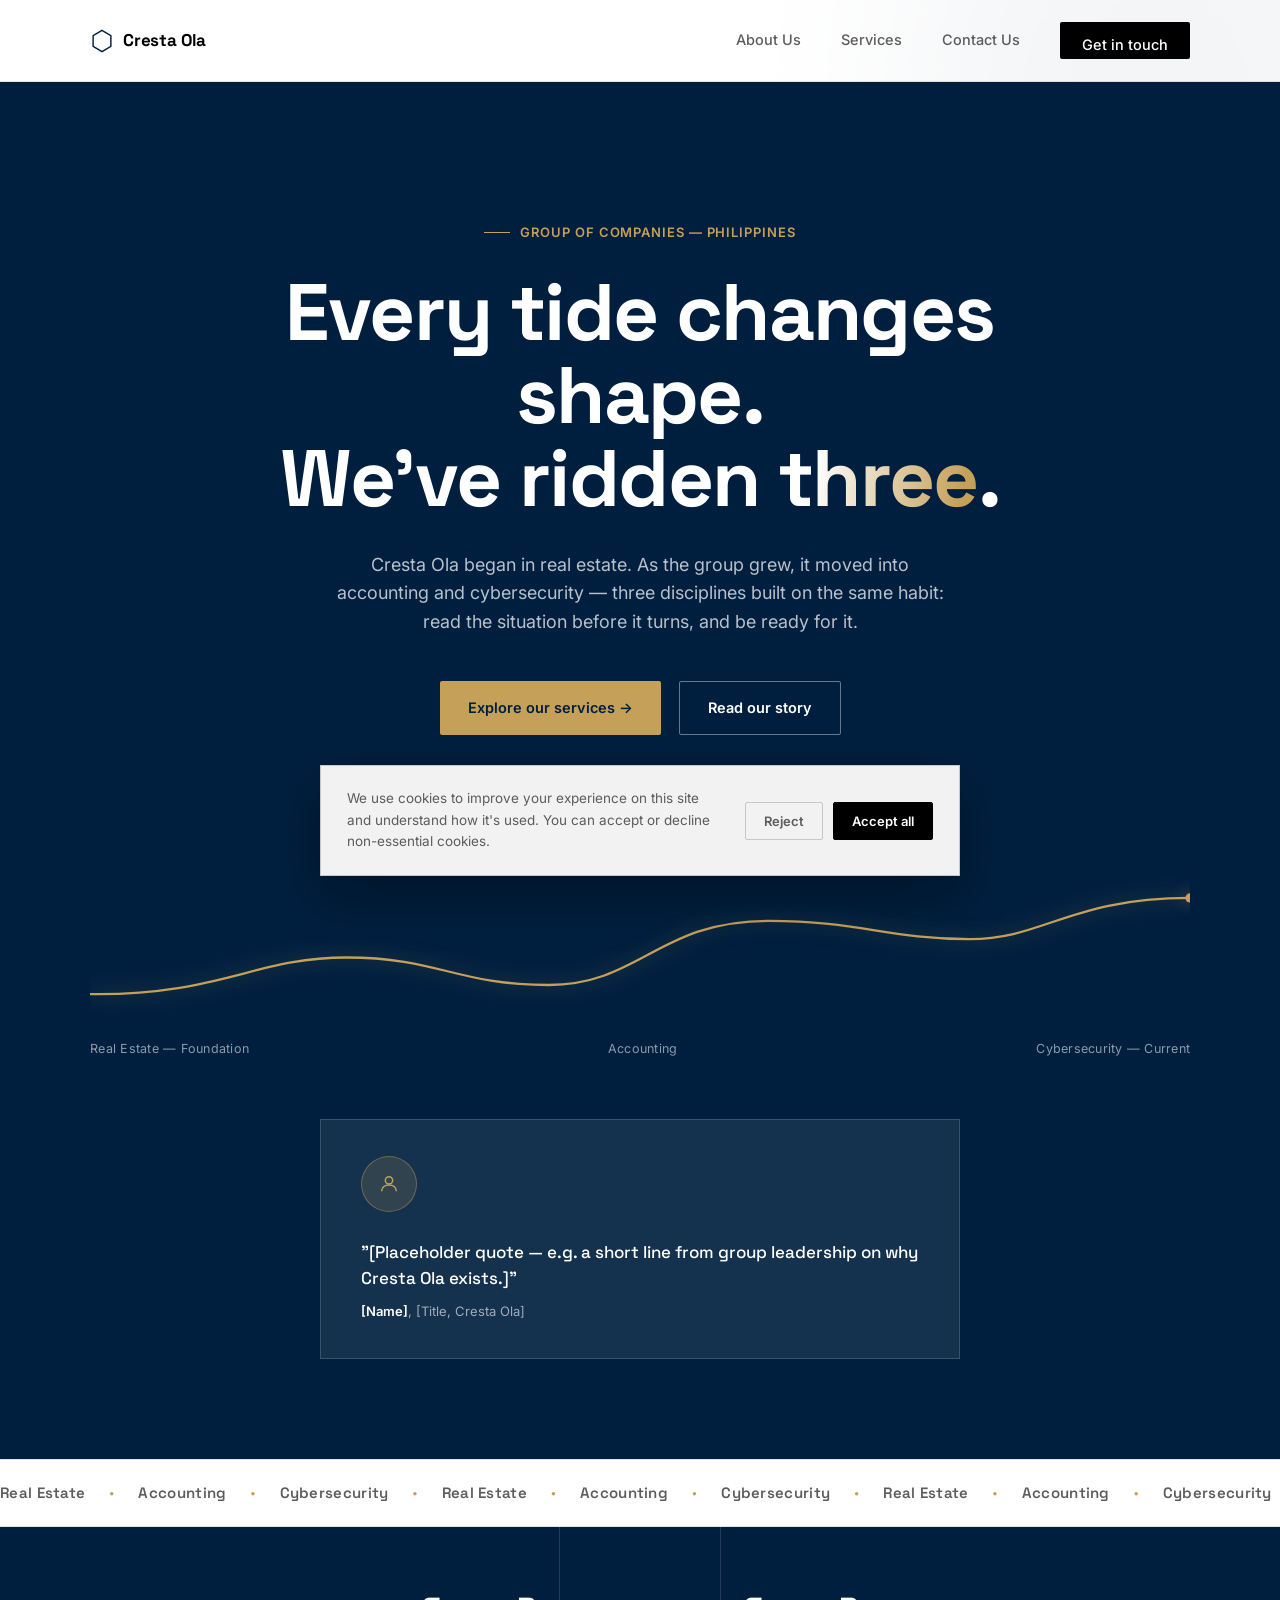
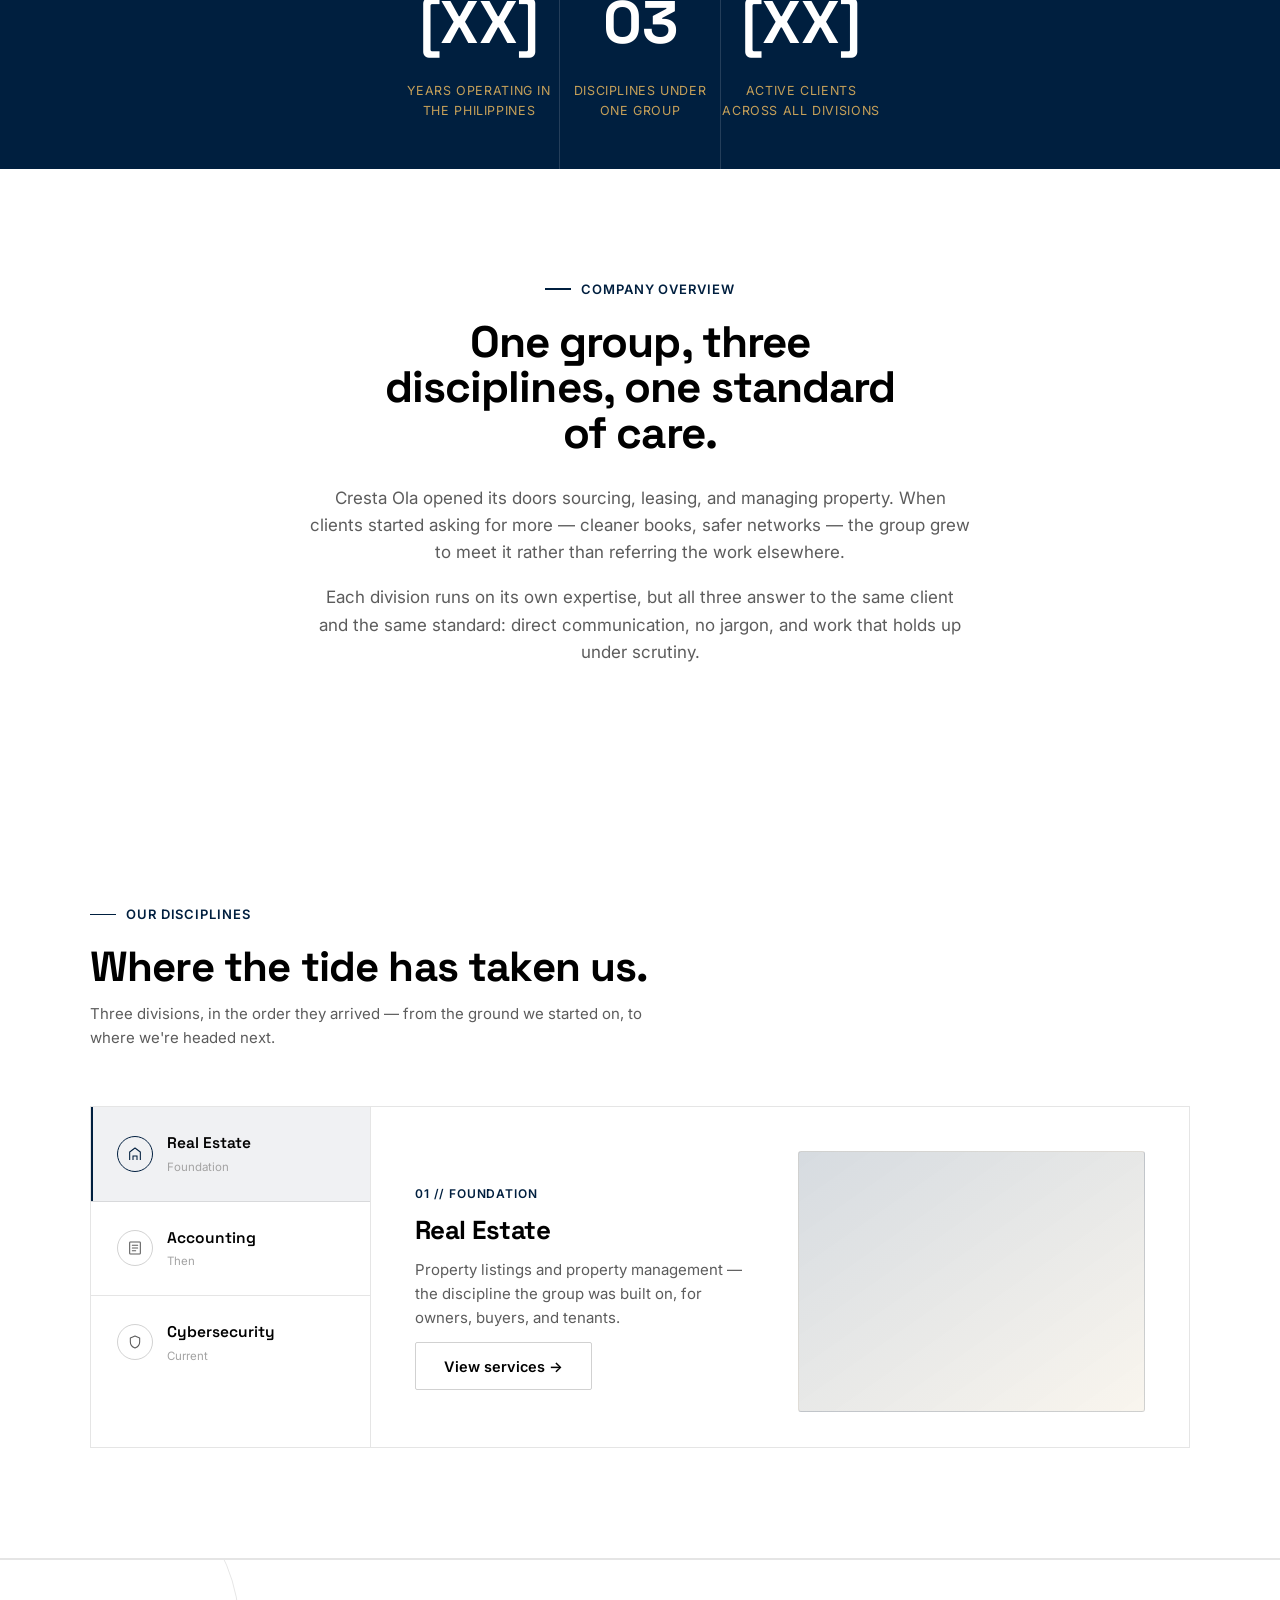
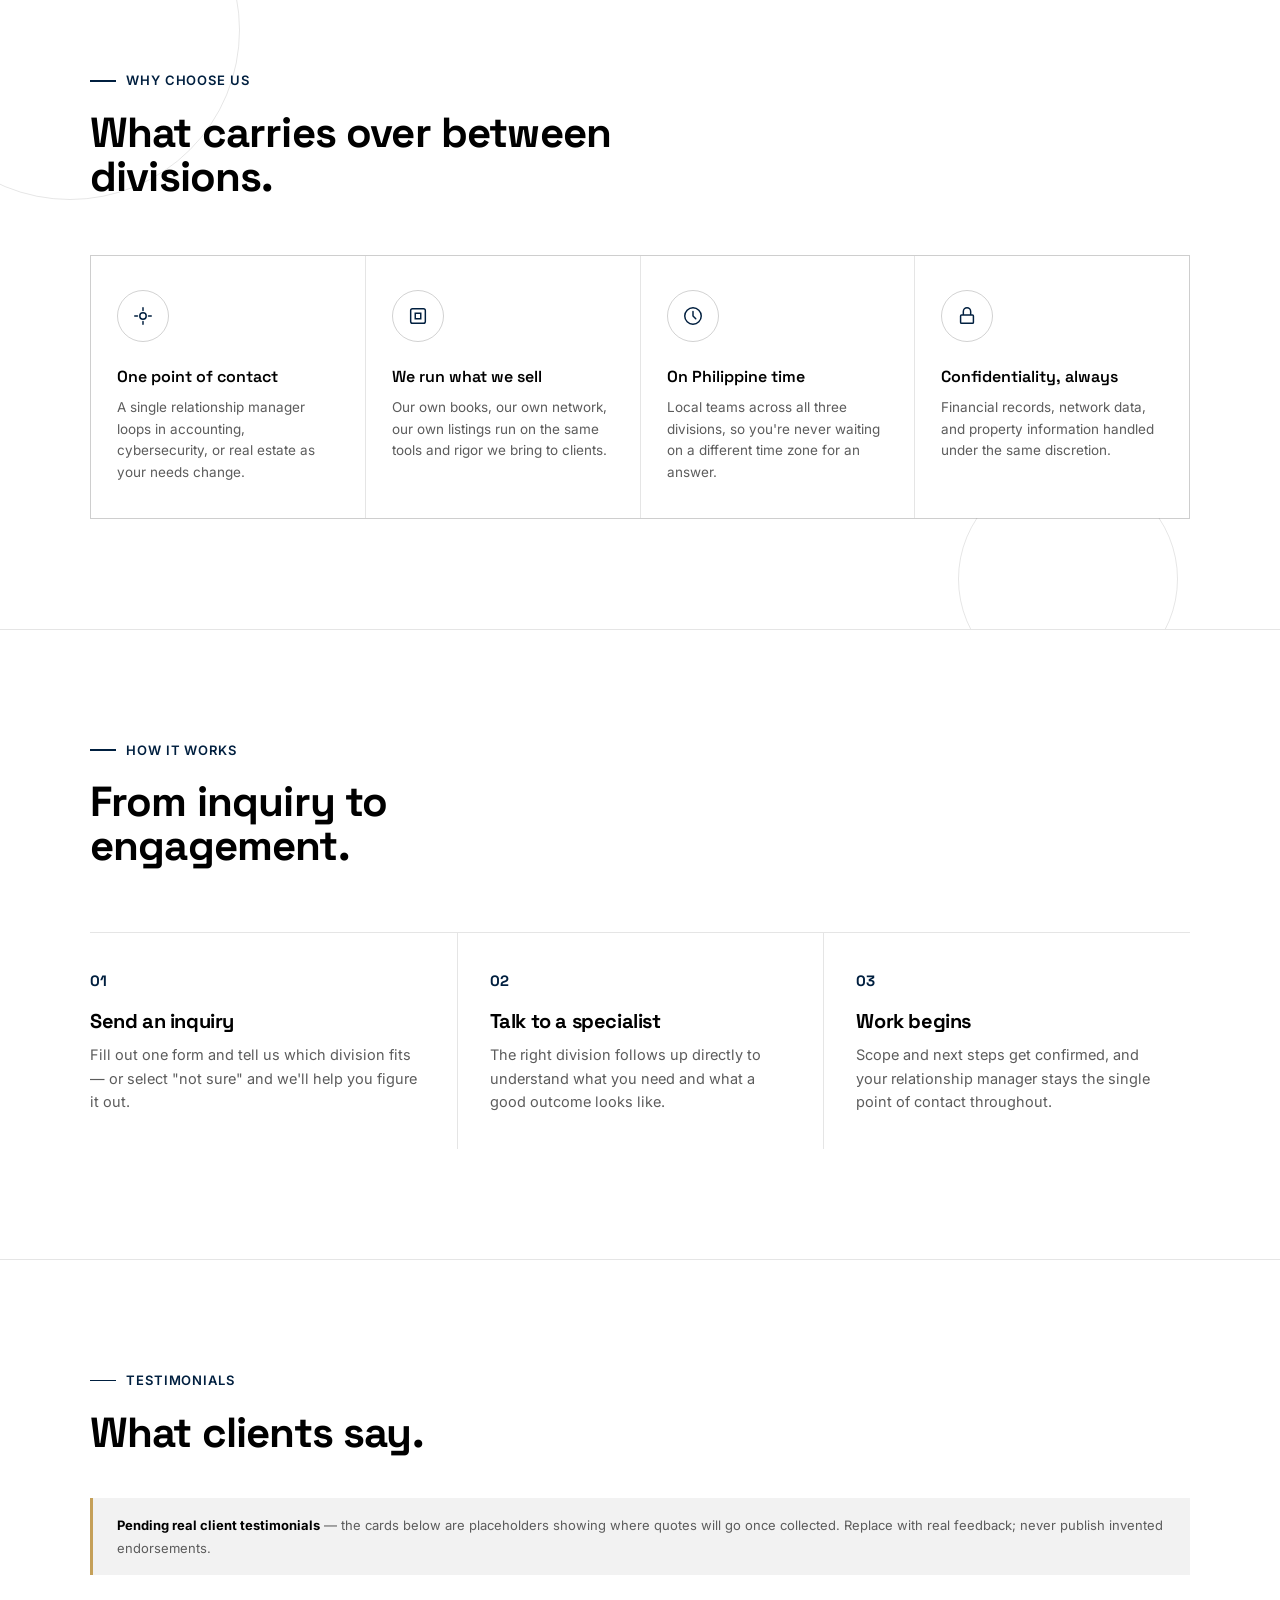
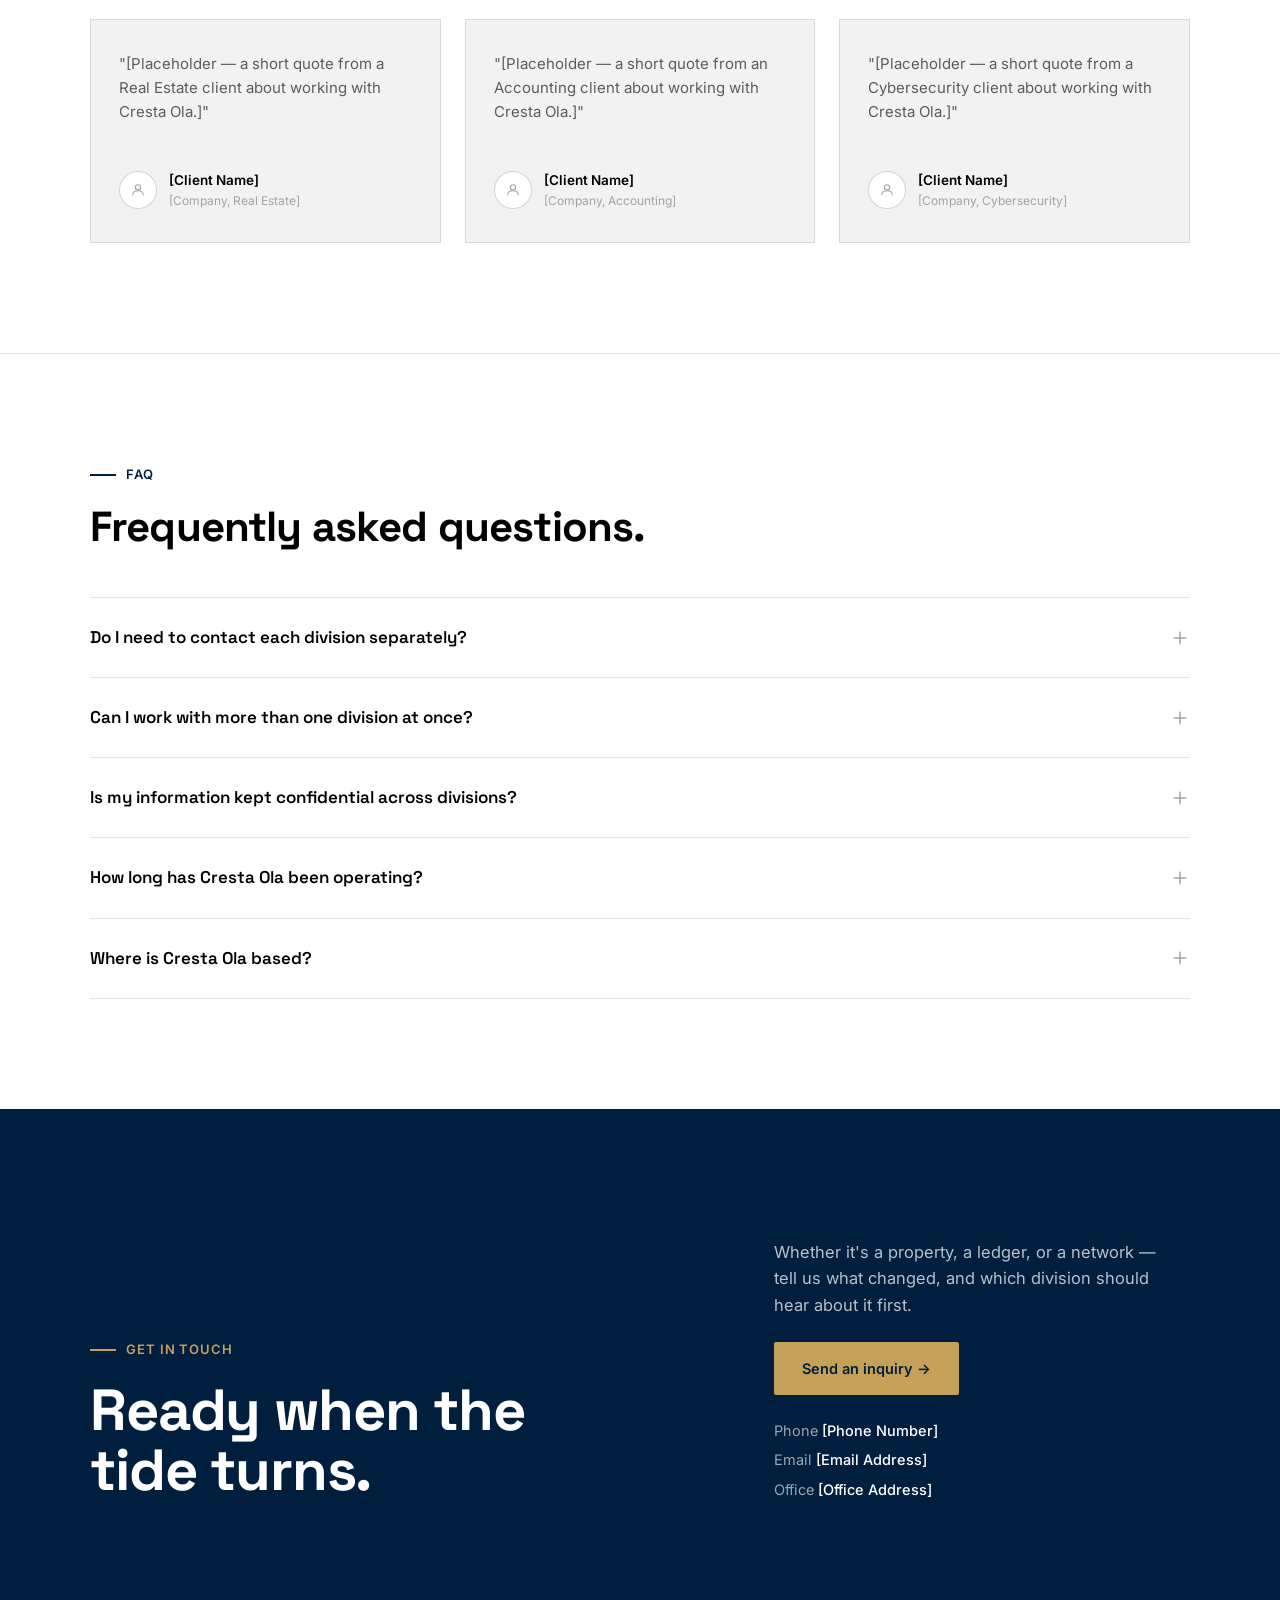
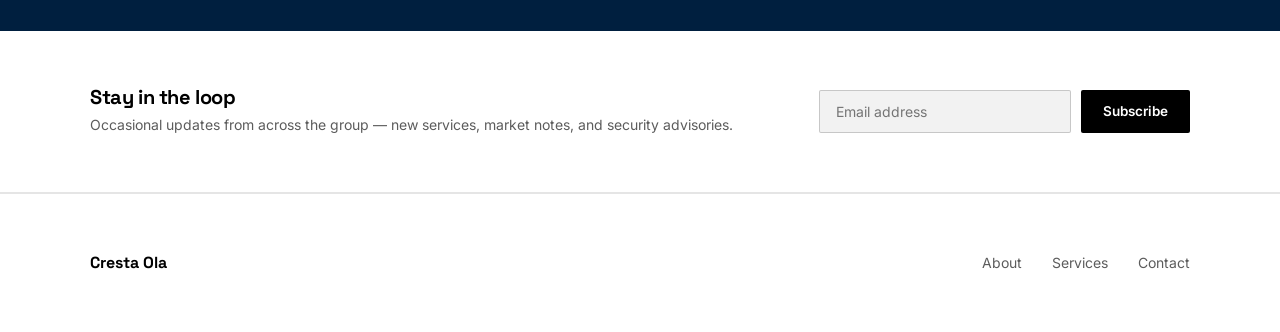
<file: index.html>
<!DOCTYPE html>
<html lang="en">
<head>
<meta charset="UTF-8">
<meta name="viewport" content="width=device-width, initial-scale=1.0">
<title>Cresta Ola — Home</title>
<link rel="preconnect" href="https://fonts.googleapis.com">
<link rel="preconnect" href="https://fonts.gstatic.com" crossorigin>
<link href="https://fonts.googleapis.com/css2?family=Inter:wght@400;500;600;700&family=Space+Grotesk:wght@500;600;700&display=swap" rel="stylesheet">
<style>
  :root{
    --white:#FFFFFF;
    --band:#F2F2F2;
    --ink:#000000;
    --ink-dim:#5C5C5C;
    --ink-faint:#A3A3A3;
    --blue:#001F3F;
    --gold:#C5A059;
    --line:rgba(0,0,0,0.10);
    --line-strong:rgba(0,0,0,0.18);
    --ghost:rgba(0,0,0,0.06);
  }
  *{box-sizing:border-box;margin:0;padding:0;}
  html{scroll-behavior:smooth;}
  body{font-family:'Inter',sans-serif;background:var(--white);color:var(--ink);line-height:1.6;-webkit-font-smoothing:antialiased;overflow-x:hidden;}
  a{color:inherit;text-decoration:none;}
  .wrap{max-width:1180px;margin:0 auto;padding:0 40px;}
  h1,h2,h3{font-family:'Space Grotesk',sans-serif;font-weight:700;line-height:1.04;letter-spacing:-0.02em;}

  /* AMBIENT ORBS */
  .orb{position:fixed;border-radius:50%;filter:blur(100px);pointer-events:none;z-index:-1;opacity:0.30;}
  .orb-a{width:520px;height:520px;background:var(--blue);top:-180px;right:-140px;animation:drift1 24s ease-in-out infinite alternate;}
  .orb-b{width:420px;height:420px;background:var(--gold);bottom:-160px;left:-120px;animation:drift2 28s ease-in-out infinite alternate;}
  @keyframes drift1{0%{transform:translate(0,0) scale(1);}100%{transform:translate(-50px,70px) scale(1.12);}}
  @keyframes drift2{0%{transform:translate(0,0) scale(1);}100%{transform:translate(60px,-50px) scale(1.15);}}

  /* SCROLL REVEAL */
  .reveal{opacity:0;transform:translateY(28px);transition:opacity .7s ease,transform .7s ease;}
  .reveal.in-view{opacity:1;transform:translateY(0);}

  /* MARQUEE */
  .marquee{overflow:hidden;border-top:1px solid var(--line);border-bottom:1px solid var(--line);padding:20px 0;white-space:nowrap;}
  .marquee-track{display:inline-flex;gap:24px;animation:scrollLeft 20s linear infinite;font-family:'Space Grotesk',sans-serif;font-weight:600;font-size:15px;letter-spacing:0.02em;color:var(--ink-dim);}
  .marquee-track .dot{color:var(--gold);font-size:8px;align-self:center;}
  @keyframes scrollLeft{from{transform:translateX(0);}to{transform:translateX(-50%);}}

  /* DIVISION CAROUSEL */
  .divisions{padding:110px 0;border-bottom:1px solid var(--line);}
  .divisions-head{max-width:60ch;margin-bottom:56px;}
  .divisions-head h2{font-size:clamp(28px,3.6vw,42px);margin-top:20px;}
  .div-carousel{display:grid;grid-template-columns:280px 1fr;gap:0;border:1px solid var(--line);}
  .div-tabs{border-right:1px solid var(--line);}
  .div-tab{
    display:flex;align-items:center;gap:14px;padding:24px 26px;cursor:pointer;border-bottom:1px solid var(--line);
    transition:background .25s ease;position:relative;
  }
  .div-tab:last-child{border-bottom:none;}
  .div-tab::before{content:'';position:absolute;left:0;top:0;bottom:0;width:2px;background:transparent;transition:background .25s ease;}
  .div-tab.active{background:rgba(0,31,63,0.06);}
  .div-tab.active::before{background:var(--blue);}
  .div-tab:hover{background:rgba(0,0,0,0.03);}
  .div-tab .dt-icon{width:36px;height:36px;border:1px solid var(--line-strong);border-radius:50%;display:flex;align-items:center;justify-content:center;flex-shrink:0;transition:border-color .25s ease;}
  .div-tab.active .dt-icon{border-color:var(--blue);}
  .div-tab .dt-icon svg{width:16px;height:16px;color:var(--ink-dim);transition:color .25s ease;}
  .div-tab.active .dt-icon svg{color:var(--blue);}
  .div-tab .dt-label{font-family:'Space Grotesk',sans-serif;font-weight:600;font-size:15.5px;}
  .div-tab .dt-status{font-size:11.5px;color:var(--ink-faint);margin-top:2px;}

  .div-panels{position:relative;min-height:340px;}
  .div-panel{position:absolute;inset:0;padding:44px;opacity:0;pointer-events:none;transition:opacity .4s ease;display:grid;grid-template-columns:1fr 1fr;gap:36px;align-items:center;}
  .div-panel.active{opacity:1;pointer-events:auto;}
  .div-panel .dp-visual{width:100%;aspect-ratio:4/3;border-radius:3px;border:1px solid var(--line);}
  .div-panel .dp-tag{font-size:12px;font-weight:600;letter-spacing:0.07em;text-transform:uppercase;color:var(--blue);margin-bottom:14px;}
  .div-panel h3{font-size:26px;margin-bottom:14px;}
  .div-panel p{color:var(--ink-dim);font-size:15px;margin-bottom:24px;max-width:44ch;}

  .eyebrow{display:flex;align-items:center;gap:10px;font-size:13px;font-weight:600;letter-spacing:0.07em;text-transform:uppercase;color:var(--blue);}
  .eyebrow .rule{width:26px;height:1.5px;background:var(--blue);display:inline-block;flex-shrink:0;}

  /* NAV */
  header{position:sticky;top:0;z-index:50;background:rgba(255,255,255,0.85);backdrop-filter:blur(8px);border-bottom:1px solid var(--line);}
  nav{display:flex;align-items:center;justify-content:space-between;padding:22px 40px;max-width:1180px;margin:0 auto;}
  .logo{display:flex;align-items:center;gap:9px;font-family:'Space Grotesk',sans-serif;font-weight:700;font-size:17px;letter-spacing:-0.01em;color:var(--ink);}
  .logo svg{width:24px;height:24px;flex-shrink:0;}
  .nav-links{display:flex;gap:40px;align-items:center;}
  .nav-links a{position:relative;font-size:14.5px;font-weight:500;color:var(--ink-dim);transition:color .2s ease;padding-bottom:3px;}
  .nav-links a::after{content:'';position:absolute;left:0;right:100%;bottom:0;height:1.5px;background:var(--blue);transition:right .25s ease;}
  .nav-links a:hover,.nav-links a.current{color:var(--ink);}
  .nav-links a:hover::after,.nav-links a.current::after{right:0;}
  .nav-cta{background:var(--ink);color:var(--white)!important;padding:11px 22px;border-radius:2px;font-weight:600;font-size:13.5px;transition:background .2s ease,transform .2s ease,box-shadow .2s ease;}
  .nav-cta::after{display:none;}
  .nav-cta:hover{background:var(--blue);transform:translateY(-2px);box-shadow:0 8px 20px rgba(0,31,63,0.35);}
  .menu-toggle{display:none;background:none;border:none;font-size:22px;cursor:pointer;color:var(--ink);}

  /* HERO */
  .hero{padding:140px 0 100px;text-align:center;background:var(--blue);}
  .hero .eyebrow{justify-content:center;color:var(--gold);}
  .hero .eyebrow .rule{background:var(--gold);}
  .hero h1{font-size:clamp(40px,6.4vw,80px);max-width:16ch;margin:28px auto 30px;color:#FFFFFF;}
  .hero em{font-style:normal;background:linear-gradient(100deg,#FFFFFF 20%,var(--gold) 90%);-webkit-background-clip:text;background-clip:text;color:transparent;}
  .hero p{font-size:18px;color:rgba(255,255,255,0.72);max-width:56ch;margin:0 auto 44px;}
  .hero-ctas{display:flex;gap:18px;flex-wrap:wrap;margin-bottom:48px;justify-content:center;}
  .btn-primary{background:var(--ink);color:var(--white);padding:15px 28px;font-weight:600;font-size:14.5px;border-radius:2px;transition:background .2s ease,transform .2s ease,box-shadow .2s ease;display:inline-flex;align-items:center;gap:8px;}
  .btn-primary:hover{background:var(--blue);transform:translateY(-2px);box-shadow:0 10px 26px rgba(0,31,63,0.4);}
  .hero .btn-primary{background:var(--gold);color:#001F3F;}
  .hero .btn-primary:hover{background:#FFFFFF;color:#001F3F;box-shadow:0 10px 26px rgba(0,0,0,0.25);}
  .btn-ghost{border:1.5px solid var(--line-strong);color:var(--ink);padding:14.5px 28px;font-weight:600;font-size:14.5px;border-radius:2px;transition:border-color .2s ease,color .2s ease,transform .2s ease;}
  .btn-ghost:hover{border-color:var(--blue);color:var(--blue);transform:translateY(-2px);}
  .hero .btn-ghost{border-color:rgba(255,255,255,0.4);color:#FFFFFF;}
  .hero .btn-ghost:hover{border-color:var(--gold);color:var(--gold);}

  /* HERO QUICK ROUTER */
  .quick-router{display:flex;gap:12px;flex-wrap:wrap;margin-bottom:48px;justify-content:center;}
  .qr-pill{
    display:inline-flex;align-items:center;gap:8px;padding:10px 18px 10px 14px;
    border:1px solid var(--line-strong);border-radius:999px;font-size:13.5px;font-weight:600;color:var(--ink-dim);
    transition:border-color .2s ease,color .2s ease,background .2s ease,transform .2s ease;cursor:pointer;
  }
  .qr-pill .dot{width:6px;height:6px;border-radius:50%;background:var(--ink-faint);transition:background .2s ease;}
  .qr-pill:hover{border-color:var(--blue);color:var(--ink);transform:translateY(-2px);background:rgba(0,31,63,0.06);}
  .qr-pill:hover .dot{background:var(--blue);}
  .hero .qr-pill{border-color:rgba(255,255,255,0.3);color:rgba(255,255,255,0.75);}
  .hero .qr-pill .dot{background:rgba(255,255,255,0.4);}
  .hero .qr-pill:hover{border-color:var(--gold);color:#FFFFFF;background:rgba(255,255,255,0.08);}
  .hero .qr-pill:hover .dot{background:var(--gold);}

  .wave-line{width:100%;height:auto;display:block;}
  .wave-line path{fill:none;stroke:var(--blue);stroke-width:2.5;filter:drop-shadow(0 0 10px rgba(0,31,63,0.45));}
  .wave-line circle{filter:drop-shadow(0 0 8px rgba(197,160,89,0.6));}
  .wave-caption{display:flex;justify-content:space-between;margin-top:18px;font-size:12.5px;color:var(--ink-faint);letter-spacing:0.02em;}
  .hero .wave-line path{stroke:var(--gold);filter:drop-shadow(0 0 10px rgba(197,160,89,0.5));}
  .hero .wave-caption{color:rgba(255,255,255,0.55);}

  /* LEADERSHIP QUOTE */
  .quote-card{
    margin:60px auto 0;padding:36px 40px;background:rgba(255,255,255,0.08);border:1px solid rgba(255,255,255,0.16);
    display:grid;grid-template-columns:auto 1fr;gap:28px;align-items:center;max-width:640px;text-align:left;
  }
  .quote-avatar{width:56px;height:56px;border-radius:50%;background:rgba(197,160,89,0.16);border:1px solid rgba(197,160,89,0.4);display:flex;align-items:center;justify-content:center;flex-shrink:0;}
  .quote-avatar svg{width:22px;height:22px;color:var(--gold);}
  .quote-text{font-family:'Space Grotesk',sans-serif;font-size:17px;font-weight:500;line-height:1.5;margin-bottom:10px;color:#FFFFFF;}
  .quote-name{font-size:13px;color:rgba(255,255,255,0.6);}
  .quote-name strong{color:#FFFFFF;font-weight:600;}

  /* STATS STRIP */
  .stats-row{display:flex;border-top:none;border-bottom:none;background:var(--blue);}
  .stat{flex:1;padding:48px 0;border-right:1px solid rgba(255,255,255,0.14);transition:background .3s ease;text-align:center;}
  .stat:last-child{border-right:none;}
  .stat .num{font-family:'Space Grotesk',sans-serif;font-weight:700;font-size:60px;color:#FFFFFF;}
  .stat .label{font-size:12.5px;color:var(--gold);margin-top:10px;text-transform:uppercase;letter-spacing:0.05em;max-width:20ch;margin-left:auto;margin-right:auto;}

  /* OVERVIEW */
  .overview{padding:110px 0;text-align:center;}
  .overview .wrap{max-width:820px;margin:0 auto;}
  .overview .eyebrow{justify-content:center;}
  .overview h2{font-size:clamp(28px,4vw,44px);max-width:18ch;margin:20px auto 28px;}
  .overview-copy p{color:var(--ink-dim);font-size:17px;margin:0 auto 18px;max-width:60ch;}

  /* SERVICES */
  .services{padding:110px 0;border-top:1px solid var(--line);}
  .services-head{display:flex;justify-content:space-between;align-items:flex-end;gap:40px;margin-bottom:70px;flex-wrap:wrap;}
  .services-head h2{font-size:clamp(30px,4vw,46px);max-width:14ch;}
  .services-head p{color:var(--ink-dim);font-size:16px;max-width:38ch;}

  .service-block{position:relative;padding:52px 24px;margin:0 -24px;border-top:1px solid var(--line);display:grid;grid-template-columns:64px 96px 1fr auto;gap:28px;align-items:center;transition:background .3s ease;border-radius:4px;}
  .service-block:hover{background:rgba(0,0,0,0.03);}
  .service-block:last-child{border-bottom:1px solid var(--line);}
  .service-block .index{font-family:'Space Grotesk',sans-serif;font-weight:700;font-size:64px;color:var(--ghost);line-height:1;transition:color .3s ease;}
  .service-block:hover .index{color:rgba(0,31,63,0.18);}
  .service-block .thumb{width:96px;height:96px;border-radius:2px;background:linear-gradient(145deg, rgba(0,31,63,0.16), rgba(197,160,89,0.10));border:1px solid var(--line);transition:transform .35s ease;}
  .service-block:hover .thumb{transform:scale(1.08) rotate(-2deg);}
  .service-block.f1 .thumb{background:linear-gradient(145deg, rgba(197,160,89,0.18), rgba(0,31,63,0.05));}
  .service-block.f2 .thumb{background:linear-gradient(145deg, rgba(0,31,63,0.10), rgba(197,160,89,0.14));}
  .service-block.current .thumb{background:linear-gradient(145deg, rgba(0,31,63,0.28), rgba(0,31,63,0.06));border-color:rgba(0,31,63,0.35);}
  .service-block .content h3{font-size:26px;margin-bottom:10px;}
  .service-block .content .status{display:inline-block;font-size:11.5px;font-weight:600;letter-spacing:0.06em;text-transform:uppercase;color:var(--ink-faint);margin-bottom:12px;}
  .service-block.current .content .status{color:var(--blue);}
  .service-block .content p{color:var(--ink-dim);font-size:15.5px;max-width:56ch;}
  .service-block .go{align-self:center;font-size:14px;font-weight:600;color:var(--ink);white-space:nowrap;transition:color .2s ease,transform .2s ease;display:inline-block;}
  .service-block .go:hover{color:var(--blue);transform:translateX(4px);}

  /* WHY */
  .why{padding:110px 0;border-top:1px solid var(--line);}
  .why .wrap{display:grid;grid-template-columns:0.8fr 1.2fr;gap:90px;}
  .why-head h2{font-size:clamp(28px,3.4vw,40px);max-width:11ch;}
  .why-item{padding:30px 24px;margin:0 -24px;border-top:1px solid var(--line);display:grid;grid-template-columns:56px 1fr;gap:24px;transition:background .3s ease,transform .3s ease;border-radius:4px;}
  .why-item:hover{background:rgba(0,0,0,0.03);transform:translateX(6px);}
  .why-item:last-child{border-bottom:1px solid var(--line);}
  .why-item .num{font-family:'Space Grotesk',sans-serif;font-weight:600;font-size:16px;color:var(--gold);}

  /* ADVANTAGES ICON GRID */
  .advantages{padding:110px 0;border-top:1px solid var(--line);position:relative;overflow:hidden;}
  .adv-circle{position:absolute;border:1px solid var(--line);border-radius:50%;pointer-events:none;}
  .adv-circle-1{width:340px;height:340px;top:-100px;left:-100px;}
  .adv-circle-2{width:220px;height:220px;bottom:-60px;right:8%;}
  .adv-head{max-width:56ch;margin-bottom:56px;position:relative;}
  .adv-head h2{font-size:clamp(28px,3.6vw,42px);margin-top:20px;}
  .adv-grid{display:grid;grid-template-columns:repeat(4,1fr);gap:1px;background:var(--line);border:1px solid var(--line);position:relative;}
  .adv-card{background:var(--white);padding:34px 26px;transition:background .3s ease;position:relative;}
  .adv-card:hover{background:var(--band);}
  .adv-card .adv-icon-wrap{position:relative;width:52px;height:52px;margin-bottom:22px;}
  .adv-card .adv-icon-glow{position:absolute;inset:-10px;border-radius:50%;background:radial-gradient(circle, rgba(0,31,63,0.18), transparent 70%);opacity:0;transition:opacity .3s ease;}
  .adv-card:hover .adv-icon-glow{opacity:1;}
  .adv-card .adv-icon{width:52px;height:52px;border:1px solid var(--line-strong);border-radius:50%;display:flex;align-items:center;justify-content:center;position:relative;}
  .adv-card .adv-icon svg{width:22px;height:22px;color:var(--blue);}
  .adv-card h4{font-size:16px;font-weight:600;font-family:'Space Grotesk',sans-serif;margin-bottom:8px;}
  .adv-card p{font-size:13.5px;color:var(--ink-dim);}
  .why-item h4{font-size:18px;font-weight:600;font-family:'Space Grotesk',sans-serif;margin-bottom:8px;}
  .why-item p{font-size:15px;color:var(--ink-dim);max-width:56ch;}

  /* CTA — primary-color band */
  .cta-band{padding:130px 0;border-top:none;background:var(--blue);}
  .cta-band .wrap{display:grid;grid-template-columns:1.2fr 0.8fr;gap:60px;align-items:end;}
  .cta-band h2{font-size:clamp(34px,5vw,58px);max-width:14ch;color:#FFFFFF;}
  .cta-band .eyebrow{color:var(--gold);}
  .cta-band .eyebrow .rule{background:var(--gold);}
  .cta-band-right{display:flex;flex-direction:column;gap:24px;align-items:flex-start;}
  .cta-band p{color:rgba(255,255,255,0.72);font-size:16.5px;max-width:40ch;}
  .cta-band .btn-primary{background:var(--gold);color:#001F3F;}
  .cta-band .btn-primary:hover{background:#FFFFFF;color:#001F3F;box-shadow:0 10px 26px rgba(0,0,0,0.25);}
  .cta-band .contact-lines{color:rgba(255,255,255,0.6);}
  .cta-band .contact-lines span{color:#FFFFFF;}
  .contact-lines{font-size:14.5px;color:var(--ink-dim);display:flex;flex-direction:column;gap:6px;}
  .contact-lines span{color:var(--ink);font-weight:500;}

  /* FOOTER */
  footer{padding:56px 0;border-top:1px solid var(--line);}
  footer .wrap{display:flex;justify-content:space-between;align-items:center;flex-wrap:wrap;gap:20px;}
  .footer-logo{font-family:'Space Grotesk',sans-serif;font-weight:700;font-size:16px;}
  .footer-links{display:flex;gap:30px;font-size:14px;color:var(--ink-dim);}
  .footer-links a:hover{color:var(--ink);}

  /* FOOTER NEWSLETTER */
  .footer-newsletter{border-bottom:1px solid var(--line);padding:56px 0;}
  .fn-row{display:flex;justify-content:space-between;align-items:center;gap:32px;flex-wrap:wrap;}
  .fn-copy h3{font-size:20px;margin-bottom:6px;}
  .fn-copy p{font-size:14px;color:var(--ink-dim);}
  .fn-form{display:flex;gap:10px;flex-wrap:wrap;}
  .fn-form input{
    background:var(--band);border:1px solid var(--line-strong);color:var(--ink);
    padding:12px 16px;font-family:'Inter',sans-serif;font-size:14px;border-radius:2px;outline:none;
    min-width:240px;transition:border-color .2s ease;
  }
  .fn-form input:focus{border-color:var(--blue);}
  .fn-form button{
    background:var(--ink);color:var(--white);border:none;padding:12px 22px;font-weight:600;font-size:13.5px;
    border-radius:2px;cursor:pointer;font-family:'Inter',sans-serif;transition:background .2s ease,transform .2s ease;
  }
  .fn-form button:hover{background:var(--blue);transform:translateY(-2px);}

  /* COOKIE BANNER */
  .cookie-banner{
    position:fixed;left:24px;right:24px;bottom:24px;max-width:640px;margin:0 auto;z-index:100;
    background:var(--band);border:1px solid var(--line-strong);padding:22px 26px;
    display:flex;align-items:center;gap:24px;flex-wrap:wrap;
    box-shadow:0 20px 50px rgba(0,0,0,0.35);
    transform:translateY(160%);transition:transform .5s ease .6s;
  }
  .cookie-banner.show{transform:translateY(0);}
  .cookie-banner p{font-size:13.5px;color:var(--ink-dim);flex:1;min-width:220px;}
  .cookie-banner .cb-actions{display:flex;gap:10px;}
  .cb-btn{padding:10px 18px;border-radius:2px;font-size:13px;font-weight:600;cursor:pointer;transition:all .2s ease;border:1px solid var(--line-strong);background:transparent;color:var(--ink-dim);font-family:'Inter',sans-serif;}
  .cb-btn.primary{background:var(--ink);color:var(--white);border-color:var(--ink);}
  .cb-btn.primary:hover{background:var(--blue);border-color:var(--blue);}
  .cb-btn:hover{color:var(--ink);border-color:var(--line-strong);}

  /* HOW IT WORKS */
  .process{padding:110px 0;border-top:1px solid var(--line);}
  .process-head{max-width:56ch;margin-bottom:64px;}
  .process-head h2{font-size:clamp(28px,3.6vw,42px);}
  .process-grid{display:grid;grid-template-columns:repeat(3,1fr);gap:0;border-top:1px solid var(--line);}
  .process-step{padding:36px 32px 36px 0;transition:transform .3s ease;}
  .process-step:hover{transform:translateY(-6px);}
  .process-step + .process-step{padding-left:32px;border-left:1px solid var(--line);}
  .process-step .step-num{font-family:'Space Grotesk',sans-serif;font-weight:700;font-size:15px;color:var(--blue);margin-bottom:18px;}
  .process-step h3{font-size:20px;margin-bottom:12px;}
  .process-step p{color:var(--ink-dim);font-size:14.5px;}

  /* TESTIMONIALS */
  .testimonials{padding:110px 0;border-top:1px solid var(--line);}
  .testimonials-head{display:flex;justify-content:space-between;align-items:flex-end;gap:40px;margin-bottom:44px;flex-wrap:wrap;}
  .testimonials-head h2{font-size:clamp(28px,3.6vw,42px);max-width:14ch;}
  .t-notice{border-left:3px solid var(--gold);padding:16px 24px;margin-bottom:44px;background:var(--band);}
  .t-notice p{font-size:13px;color:var(--ink-dim);line-height:1.7;}
  .t-notice strong{color:var(--ink);}
  .t-grid{display:grid;grid-template-columns:repeat(3,1fr);gap:24px;}
  .t-card{padding:32px 28px;background:var(--band);border:1px solid var(--line);transition:transform .3s ease,border-color .3s ease;}
  .t-card:hover{transform:translateY(-6px);border-color:var(--line-strong);}
  .t-card .t-quote{font-size:15px;color:var(--ink-dim);line-height:1.6;margin-bottom:22px;min-height:96px;}
  .t-card .t-who{display:flex;align-items:center;gap:12px;}
  .t-card .t-avatar{width:38px;height:38px;border-radius:50%;background:var(--white);border:1px solid var(--line-strong);display:flex;align-items:center;justify-content:center;flex-shrink:0;}
  .t-card .t-avatar svg{width:16px;height:16px;color:var(--ink-faint);}
  .t-card .t-name{font-size:13.5px;font-weight:600;}
  .t-card .t-role{font-size:12px;color:var(--ink-faint);}

  /* FAQ */
  .faq{padding:110px 0;border-top:1px solid var(--line);}
  .faq-head{max-width:56ch;margin-bottom:48px;}
  .faq-head h2{font-size:clamp(28px,3.6vw,42px);}
  .faq-list{border-top:1px solid var(--line);}
  .faq-item{border-bottom:1px solid var(--line);padding:26px 0;}
  .faq-item summary{
    display:flex;justify-content:space-between;align-items:center;gap:20px;cursor:pointer;
    font-family:'Space Grotesk',sans-serif;font-weight:600;font-size:17px;list-style:none;
  }
  .faq-item summary::-webkit-details-marker{display:none;}
  .faq-item summary .chev{flex-shrink:0;width:20px;height:20px;color:var(--ink-faint);transition:transform .3s ease;}
  .faq-item[open] summary .chev{transform:rotate(45deg);color:var(--blue);}
  .faq-item .faq-a{color:var(--ink-dim);font-size:15px;margin-top:16px;max-width:70ch;}

  @media (max-width: 900px){
    .process-grid{grid-template-columns:1fr;}
    .process-step + .process-step{padding-left:0;border-left:none;border-top:1px solid var(--line);padding-top:36px;}
    .t-grid{grid-template-columns:1fr;}
  }
    .service-block{grid-template-columns:44px 72px 1fr;}
    .service-block .go{grid-column:1 / 4;margin-top:10px;}
    .service-block .index{font-size:36px;}
    .service-block .thumb{width:72px;height:72px;}
    .quote-card{grid-template-columns:1fr;text-align:left;}
  }
  @media (max-width: 860px){
    .nav-links{position:fixed;top:66px;left:0;right:0;background:var(--white);flex-direction:column;padding:26px 40px;gap:22px;transform:translateY(-120%);transition:transform .25s ease;border-bottom:1px solid var(--line);}
    .nav-links.open{transform:translateY(0);}
    .menu-toggle{display:block;}
    .stats-row{flex-direction:column;}
    .stat{border-right:none;border-bottom:1px solid var(--line);}
    .stat:last-child{border-bottom:none;}
  }
</style>
</head>
<body>

<div class="orb orb-a"></div>
<div class="orb orb-b"></div>

<header>
  <nav>
    <a href="index.html" class="logo">
      <svg viewBox="0 0 100 100" xmlns="http://www.w3.org/2000/svg">
        <polygon points="50,6 87,28 87,72 50,94 13,72 13,28" fill="none" stroke="#001F3F" stroke-width="6"/>
      </svg>
      Cresta Ola
    </a>
    <div class="nav-links" id="navLinks">
      <a href="about.html">About Us</a>
      <a href="services.html">Services</a>
      <a href="contact.html">Contact Us</a>
      <a href="contact.html" class="nav-cta">Get in touch</a>
    </div>
    <button class="menu-toggle" id="menuToggle" aria-label="Toggle menu">&#9776;</button>
  </nav>
</header>

<section class="hero">
  <div class="wrap">
    <div class="eyebrow"><span class="rule"></span>Group of companies — Philippines</div>
    <h1>Every tide changes shape.<br>We've ridden <em>three</em>.</h1>
    <p>Cresta Ola began in real estate. As the group grew, it moved into accounting and cybersecurity — three disciplines built on the same habit: read the situation before it turns, and be ready for it.</p>
    <div class="hero-ctas">
      <a href="services.html" class="btn-primary">Explore our services →</a>
      <a href="about.html" class="btn-ghost">Read our story</a>
    </div>

    <div class="quick-router">
      <a href="#divisions" class="qr-pill" data-goto="0"><span class="dot"></span>Real Estate</a>
      <a href="#divisions" class="qr-pill" data-goto="1"><span class="dot"></span>Accounting</a>
      <a href="#divisions" class="qr-pill" data-goto="2"><span class="dot"></span>Cybersecurity</a>
    </div>

    <svg class="wave-line" viewBox="0 0 1200 160" preserveAspectRatio="none">
      <path d="M0,130 C140,132 180,90 280,90 C380,90 400,120 500,120 C600,120 620,50 740,50 C840,50 870,70 960,70 C1040,70 1070,25 1200,25"/>
      <circle cx="1200" cy="25" r="5" fill="#C5A059"/>
    </svg>
    <div class="wave-caption">
      <span>Real Estate — Foundation</span>
      <span>Accounting</span>
      <span>Cybersecurity — Current</span>
    </div>

    <div class="quote-card reveal">
      <div class="quote-avatar">
        <svg viewBox="0 0 24 24" fill="none"><circle cx="12" cy="8" r="4" stroke="currentColor" stroke-width="1.6"/><path d="M4 20c0-4.4 3.6-7 8-7s8 2.6 8 7" stroke="currentColor" stroke-width="1.6"/></svg>
      </div>
      <div>
        <div class="quote-text">"[Placeholder quote — e.g. a short line from group leadership on why Cresta Ola exists.]"</div>
        <div class="quote-name"><strong>[Name]</strong>, [Title, Cresta Ola]</div>
      </div>
    </div>
  </div>
</section>

<div class="marquee">
  <div class="marquee-track">
    <span>Real Estate</span><span class="dot">●</span><span>Accounting</span><span class="dot">●</span><span>Cybersecurity</span><span class="dot">●</span><span>Real Estate</span><span class="dot">●</span><span>Accounting</span><span class="dot">●</span><span>Cybersecurity</span><span class="dot">●</span>
    <span>Real Estate</span><span class="dot">●</span><span>Accounting</span><span class="dot">●</span><span>Cybersecurity</span><span class="dot">●</span><span>Real Estate</span><span class="dot">●</span><span>Accounting</span><span class="dot">●</span><span>Cybersecurity</span><span class="dot">●</span>
  </div>
</div>

<section class="stats-row">
  <div class="wrap" style="display:flex;padding:0;">
    <div class="stat reveal">
      <div class="num">[XX]</div>
      <div class="label">Years operating in the Philippines</div>
    </div>
    <div class="stat reveal">
      <div class="num">03</div>
      <div class="label">Disciplines under one group</div>
    </div>
    <div class="stat reveal">
      <div class="num">[XX]</div>
      <div class="label">Active clients across all divisions</div>
    </div>
  </div>
</section>

<section class="overview">
  <div class="wrap">
    <div class="reveal">
      <div class="eyebrow"><span class="rule"></span>Company overview</div>
      <h2 style="margin-top:20px;">One group, three disciplines, one standard of care.</h2>
    </div>
    <div class="overview-copy reveal">
      <p>Cresta Ola opened its doors sourcing, leasing, and managing property. When clients started asking for more — cleaner books, safer networks — the group grew to meet it rather than referring the work elsewhere.</p>
      <p>Each division runs on its own expertise, but all three answer to the same client and the same standard: direct communication, no jargon, and work that holds up under scrutiny.</p>
    </div>
  </div>
</section>

<section class="divisions" id="divisions">
  <div class="wrap">
    <div class="divisions-head reveal">
      <div class="eyebrow"><span class="rule"></span>Our disciplines</div>
      <h2>Where the tide has taken us.</h2>
      <p style="color:var(--ink-dim);font-size:15px;margin-top:14px;">Three divisions, in the order they arrived — from the ground we started on, to where we're headed next.</p>
    </div>

    <div class="div-carousel reveal">
      <div class="div-tabs" id="divTabs">
        <div class="div-tab active" data-panel="0">
          <div class="dt-icon"><svg viewBox="0 0 24 24" fill="none"><path d="M4 21V9l8-6 8 6v12" stroke="currentColor" stroke-width="1.6" stroke-linejoin="round"/><path d="M9 21v-6h6v6" stroke="currentColor" stroke-width="1.6"/></svg></div>
          <div><div class="dt-label">Real Estate</div><div class="dt-status">Foundation</div></div>
        </div>
        <div class="div-tab" data-panel="1">
          <div class="dt-icon"><svg viewBox="0 0 24 24" fill="none"><rect x="4" y="3" width="16" height="18" rx="1" stroke="currentColor" stroke-width="1.6"/><path d="M8 8h8M8 12h8M8 16h5" stroke="currentColor" stroke-width="1.6" stroke-linecap="round"/></svg></div>
          <div><div class="dt-label">Accounting</div><div class="dt-status">Then</div></div>
        </div>
        <div class="div-tab" data-panel="2">
          <div class="dt-icon"><svg viewBox="0 0 24 24" fill="none"><path d="M12 3l7 3v6c0 4.5-3 7.5-7 9-4-1.5-7-4.5-7-9V6l7-3z" stroke="currentColor" stroke-width="1.6" stroke-linejoin="round"/></svg></div>
          <div><div class="dt-label">Cybersecurity</div><div class="dt-status">Current</div></div>
        </div>
      </div>
      <div class="div-panels">
        <div class="div-panel active" data-panel="0">
          <div>
            <div class="dp-tag">01 // Foundation</div>
            <h3>Real Estate</h3>
            <p>Property listings and property management — the discipline the group was built on, for owners, buyers, and tenants.</p>
            <a href="services.html#real-estate" class="btn-ghost">View services →</a>
          </div>
          <div class="dp-visual" style="background:linear-gradient(145deg, rgba(0,31,63,0.16), rgba(197,160,89,0.10));"></div>
        </div>
        <div class="div-panel" data-panel="1">
          <div>
            <div class="dp-tag">02 // Then</div>
            <h3>Accounting</h3>
            <p>Bookkeeping, compliance, and reporting for businesses that outgrew a spreadsheet — brought in-house so clients don't need a separate vendor.</p>
            <a href="services.html#accounting" class="btn-ghost">View services →</a>
          </div>
          <div class="dp-visual" style="background:linear-gradient(145deg, rgba(197,160,89,0.18), rgba(0,31,63,0.05));"></div>
        </div>
        <div class="div-panel" data-panel="2">
          <div>
            <div class="dp-tag">03 // Current</div>
            <h3>Cybersecurity</h3>
            <p>Products and solutions that protect networks and data — the group's newest, fastest-growing division.</p>
            <a href="services.html#cybersecurity" class="btn-ghost">View services →</a>
          </div>
          <div class="dp-visual" style="background:linear-gradient(145deg, rgba(0,31,63,0.28), rgba(0,31,63,0.06));border-color:rgba(0,31,63,0.35);"></div>
        </div>
      </div>
    </div>
  </div>
</section>

<section class="advantages">
  <div class="adv-circle adv-circle-1"></div>
  <div class="adv-circle adv-circle-2"></div>
  <div class="wrap">
    <div class="adv-head reveal">
      <div class="eyebrow"><span class="rule"></span>Why choose us</div>
      <h2>What carries over between divisions.</h2>
    </div>
    <div class="adv-grid reveal">
      <div class="adv-card">
        <div class="adv-icon-wrap"><div class="adv-icon-glow"></div><div class="adv-icon"><svg viewBox="0 0 24 24" fill="none"><circle cx="12" cy="12" r="3.5" stroke="currentColor" stroke-width="1.6"/><path d="M12 3v3M12 18v3M3 12h3M18 12h3" stroke="currentColor" stroke-width="1.6" stroke-linecap="round"/></svg></div></div>
        <h4>One point of contact</h4>
        <p>A single relationship manager loops in accounting, cybersecurity, or real estate as your needs change.</p>
      </div>
      <div class="adv-card">
        <div class="adv-icon-wrap"><div class="adv-icon-glow"></div><div class="adv-icon"><svg viewBox="0 0 24 24" fill="none"><rect x="4" y="4" width="16" height="16" rx="2" stroke="currentColor" stroke-width="1.6"/><path d="M9 9h6v6H9z" stroke="currentColor" stroke-width="1.6"/></svg></div></div>
        <h4>We run what we sell</h4>
        <p>Our own books, our own network, our own listings run on the same tools and rigor we bring to clients.</p>
      </div>
      <div class="adv-card">
        <div class="adv-icon-wrap"><div class="adv-icon-glow"></div><div class="adv-icon"><svg viewBox="0 0 24 24" fill="none"><circle cx="12" cy="12" r="9" stroke="currentColor" stroke-width="1.6"/><path d="M12 7v5l3 3" stroke="currentColor" stroke-width="1.6" stroke-linecap="round"/></svg></div></div>
        <h4>On Philippine time</h4>
        <p>Local teams across all three divisions, so you're never waiting on a different time zone for an answer.</p>
      </div>
      <div class="adv-card">
        <div class="adv-icon-wrap"><div class="adv-icon-glow"></div><div class="adv-icon"><svg viewBox="0 0 24 24" fill="none"><rect x="5" y="11" width="14" height="9" rx="1" stroke="currentColor" stroke-width="1.6"/><path d="M8 11V7a4 4 0 0 1 8 0v4" stroke="currentColor" stroke-width="1.6"/></svg></div></div>
        <h4>Confidentiality, always</h4>
        <p>Financial records, network data, and property information handled under the same discretion.</p>
      </div>
    </div>
  </div>
</section>

<section class="process">
  <div class="wrap">
    <div class="process-head reveal">
      <div class="eyebrow"><span class="rule"></span>How it works</div>
      <h2 style="margin-top:20px;">From inquiry to engagement.</h2>
    </div>
    <div class="process-grid">
      <div class="process-step reveal">
        <div class="step-num">01</div>
        <h3>Send an inquiry</h3>
        <p>Fill out one form and tell us which division fits — or select "not sure" and we'll help you figure it out.</p>
      </div>
      <div class="process-step reveal">
        <div class="step-num">02</div>
        <h3>Talk to a specialist</h3>
        <p>The right division follows up directly to understand what you need and what a good outcome looks like.</p>
      </div>
      <div class="process-step reveal">
        <div class="step-num">03</div>
        <h3>Work begins</h3>
        <p>Scope and next steps get confirmed, and your relationship manager stays the single point of contact throughout.</p>
      </div>
    </div>
  </div>
</section>

<section class="testimonials">
  <div class="wrap">
    <div class="testimonials-head reveal">
      <div>
        <div class="eyebrow"><span class="rule"></span>Testimonials</div>
        <h2 style="margin-top:20px;">What clients say.</h2>
      </div>
    </div>
    <div class="t-notice reveal"><p><strong>Pending real client testimonials</strong> — the cards below are placeholders showing where quotes will go once collected. Replace with real feedback; never publish invented endorsements.</p></div>
    <div class="t-grid">
      <div class="t-card reveal">
        <div class="t-quote">"[Placeholder — a short quote from a Real Estate client about working with Cresta Ola.]"</div>
        <div class="t-who">
          <div class="t-avatar"><svg viewBox="0 0 24 24" fill="none"><circle cx="12" cy="8" r="4" stroke="currentColor" stroke-width="1.6"/><path d="M4 20c0-4.4 3.6-7 8-7s8 2.6 8 7" stroke="currentColor" stroke-width="1.6"/></svg></div>
          <div><div class="t-name">[Client Name]</div><div class="t-role">[Company, Real Estate]</div></div>
        </div>
      </div>
      <div class="t-card reveal">
        <div class="t-quote">"[Placeholder — a short quote from an Accounting client about working with Cresta Ola.]"</div>
        <div class="t-who">
          <div class="t-avatar"><svg viewBox="0 0 24 24" fill="none"><circle cx="12" cy="8" r="4" stroke="currentColor" stroke-width="1.6"/><path d="M4 20c0-4.4 3.6-7 8-7s8 2.6 8 7" stroke="currentColor" stroke-width="1.6"/></svg></div>
          <div><div class="t-name">[Client Name]</div><div class="t-role">[Company, Accounting]</div></div>
        </div>
      </div>
      <div class="t-card reveal">
        <div class="t-quote">"[Placeholder — a short quote from a Cybersecurity client about working with Cresta Ola.]"</div>
        <div class="t-who">
          <div class="t-avatar"><svg viewBox="0 0 24 24" fill="none"><circle cx="12" cy="8" r="4" stroke="currentColor" stroke-width="1.6"/><path d="M4 20c0-4.4 3.6-7 8-7s8 2.6 8 7" stroke="currentColor" stroke-width="1.6"/></svg></div>
          <div><div class="t-name">[Client Name]</div><div class="t-role">[Company, Cybersecurity]</div></div>
        </div>
      </div>
    </div>
  </div>
</section>

<section class="faq">
  <div class="wrap">
    <div class="faq-head reveal">
      <div class="eyebrow"><span class="rule"></span>FAQ</div>
      <h2 style="margin-top:20px;">Frequently asked questions.</h2>
    </div>
    <div class="faq-list">
      <details class="faq-item reveal">
        <summary>Do I need to contact each division separately?<svg class="chev" viewBox="0 0 24 24" fill="none"><path d="M12 5v14M5 12h14" stroke="currentColor" stroke-width="1.8" stroke-linecap="round"/></svg></summary>
        <div class="faq-a">No — one inquiry form routes to the right division, and a single relationship manager can loop in the others if your needs change.</div>
      </details>
      <details class="faq-item reveal">
        <summary>Can I work with more than one division at once?<svg class="chev" viewBox="0 0 24 24" fill="none"><path d="M12 5v14M5 12h14" stroke="currentColor" stroke-width="1.8" stroke-linecap="round"/></svg></summary>
        <div class="faq-a">Yes — many clients use two or three divisions together, and one point of contact coordinates across them so you're not re-explaining your business to a new vendor each time.</div>
      </details>
      <details class="faq-item reveal">
        <summary>Is my information kept confidential across divisions?<svg class="chev" viewBox="0 0 24 24" fill="none"><path d="M12 5v14M5 12h14" stroke="currentColor" stroke-width="1.8" stroke-linecap="round"/></svg></summary>
        <div class="faq-a">Yes — property details, financial records, and network data are all handled under the same standard of discretion, no matter which team you're working with.</div>
      </details>
      <details class="faq-item reveal">
        <summary>How long has Cresta Ola been operating?<svg class="chev" viewBox="0 0 24 24" fill="none"><path d="M12 5v14M5 12h14" stroke="currentColor" stroke-width="1.8" stroke-linecap="round"/></svg></summary>
        <div class="faq-a">[XX] years — the group started in real estate and has since grown into accounting and cybersecurity as well.</div>
      </details>
      <details class="faq-item reveal">
        <summary>Where is Cresta Ola based?<svg class="chev" viewBox="0 0 24 24" fill="none"><path d="M12 5v14M5 12h14" stroke="currentColor" stroke-width="1.8" stroke-linecap="round"/></svg></summary>
        <div class="faq-a">The group is based in the Philippines, with local teams across all three divisions.</div>
      </details>
    </div>
  </div>
</section>

<section class="cta-band">
  <div class="wrap">
    <div class="reveal">
      <div class="eyebrow"><span class="rule"></span>Get in touch</div>
      <h2 style="margin-top:20px;">Ready when the tide turns.</h2>
    </div>
    <div class="cta-band-right">
      <p>Whether it's a property, a ledger, or a network — tell us what changed, and which division should hear about it first.</p>
      <a href="contact.html" class="btn-primary">Send an inquiry →</a>
      <div class="contact-lines">
        <div>Phone <span>[Phone Number]</span></div>
        <div>Email <span>[Email Address]</span></div>
        <div>Office <span>[Office Address]</span></div>
      </div>
    </div>
  </div>
</section>

<section class="footer-newsletter">
  <div class="wrap">
    <div class="fn-row reveal">
      <div class="fn-copy">
        <h3>Stay in the loop</h3>
        <p>Occasional updates from across the group — new services, market notes, and security advisories.</p>
      </div>
      <form class="fn-form" action="#" method="POST">
        <input type="email" placeholder="Email address" required>
        <button type="submit">Subscribe</button>
      </form>
    </div>
  </div>
</section>

<footer>
  <div class="wrap">
    <div class="footer-logo">Cresta Ola</div>
    <div class="footer-links">
      <a href="about.html">About</a>
      <a href="services.html">Services</a>
      <a href="contact.html">Contact</a>
    </div>
  </div>
</footer>

<div class="cookie-banner" id="cookieBanner">
  <p>We use cookies to improve your experience on this site and understand how it's used. You can accept or decline non-essential cookies.</p>
  <div class="cb-actions">
    <button class="cb-btn" id="cbReject">Reject</button>
    <button class="cb-btn primary" id="cbAccept">Accept all</button>
  </div>
</div>

<script>
  const toggle = document.getElementById('menuToggle');
  const links = document.getElementById('navLinks');
  toggle.addEventListener('click', () => links.classList.toggle('open'));

  // Scroll-triggered reveal animations
  const revealEls = document.querySelectorAll('.reveal');
  const io = new IntersectionObserver((entries) => {
    entries.forEach((entry, i) => {
      if (entry.isIntersecting) {
        setTimeout(() => entry.target.classList.add('in-view'), i % 4 * 60);
        io.unobserve(entry.target);
      }
    });
  }, { threshold: 0.12 });
  revealEls.forEach(el => io.observe(el));

  // Count-up animation for the "03 disciplines" stat
  const counterEl = document.querySelector('.stats-row .stat:nth-child(2) .num');
  if (counterEl) {
    const counterIO = new IntersectionObserver((entries) => {
      entries.forEach(entry => {
        if (entry.isIntersecting) {
          let n = 0;
          const target = 3;
          const step = () => {
            n++;
            counterEl.textContent = String(n).padStart(2, '0');
            if (n < target) requestAnimationFrame(() => setTimeout(step, 220));
          };
          step();
          counterIO.unobserve(entry.target);
        }
      });
    }, { threshold: 0.5 });
    counterIO.observe(counterEl);
  }

  // Hero quick-router — smooth scroll + activate matching division tab
  document.querySelectorAll('.qr-pill').forEach(pill => {
    pill.addEventListener('click', (e) => {
      e.preventDefault();
      const idx = pill.dataset.goto;
      document.getElementById('divisions').scrollIntoView({ behavior: 'smooth' });
      setTimeout(() => activateDivision(idx), 400);
    });
  });

  // Division carousel — tabs + auto-rotate
  const divTabs = document.querySelectorAll('.div-tab');
  const divPanels = document.querySelectorAll('.div-panel');
  let divIndex = 0;
  let divTimer;

  function activateDivision(idx) {
    divIndex = Number(idx);
    divTabs.forEach(t => t.classList.toggle('active', t.dataset.panel === String(divIndex)));
    divPanels.forEach(p => p.classList.toggle('active', p.dataset.panel === String(divIndex)));
  }

  divTabs.forEach(tab => {
    tab.addEventListener('click', () => {
      activateDivision(tab.dataset.panel);
      resetDivTimer();
    });
  });

  function resetDivTimer() {
    clearInterval(divTimer);
    divTimer = setInterval(() => {
      activateDivision((divIndex + 1) % divTabs.length);
    }, 5000);
  }
  resetDivTimer();

  const divCarousel = document.querySelector('.div-carousel');
  if (divCarousel) {
    divCarousel.addEventListener('mouseenter', () => clearInterval(divTimer));
    divCarousel.addEventListener('mouseleave', resetDivTimer);
  }

  // Cookie consent banner
  const cookieBanner = document.getElementById('cookieBanner');
  setTimeout(() => cookieBanner.classList.add('show'), 800);
  const dismissCookieBanner = () => cookieBanner.classList.remove('show');
  document.getElementById('cbAccept').addEventListener('click', dismissCookieBanner);
  document.getElementById('cbReject').addEventListener('click', dismissCookieBanner);
</script>

</body>
</html>
</file>
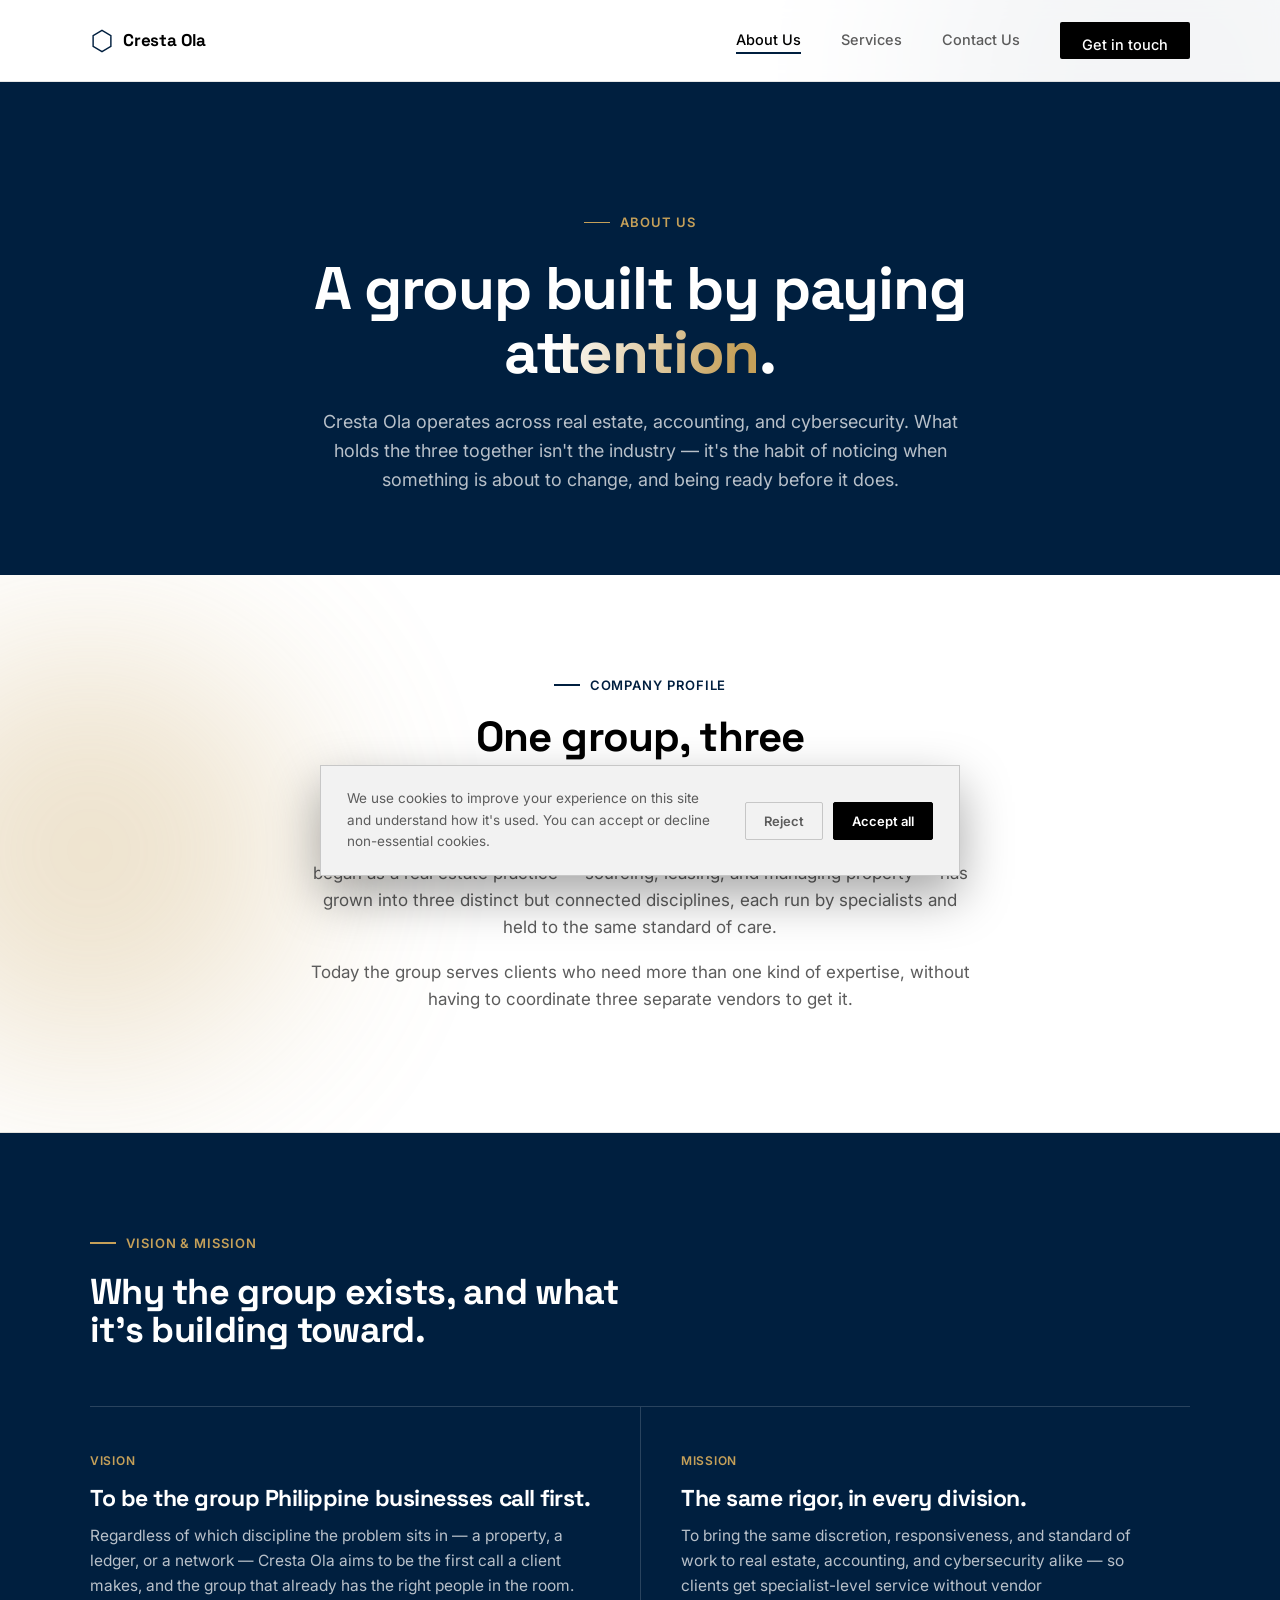
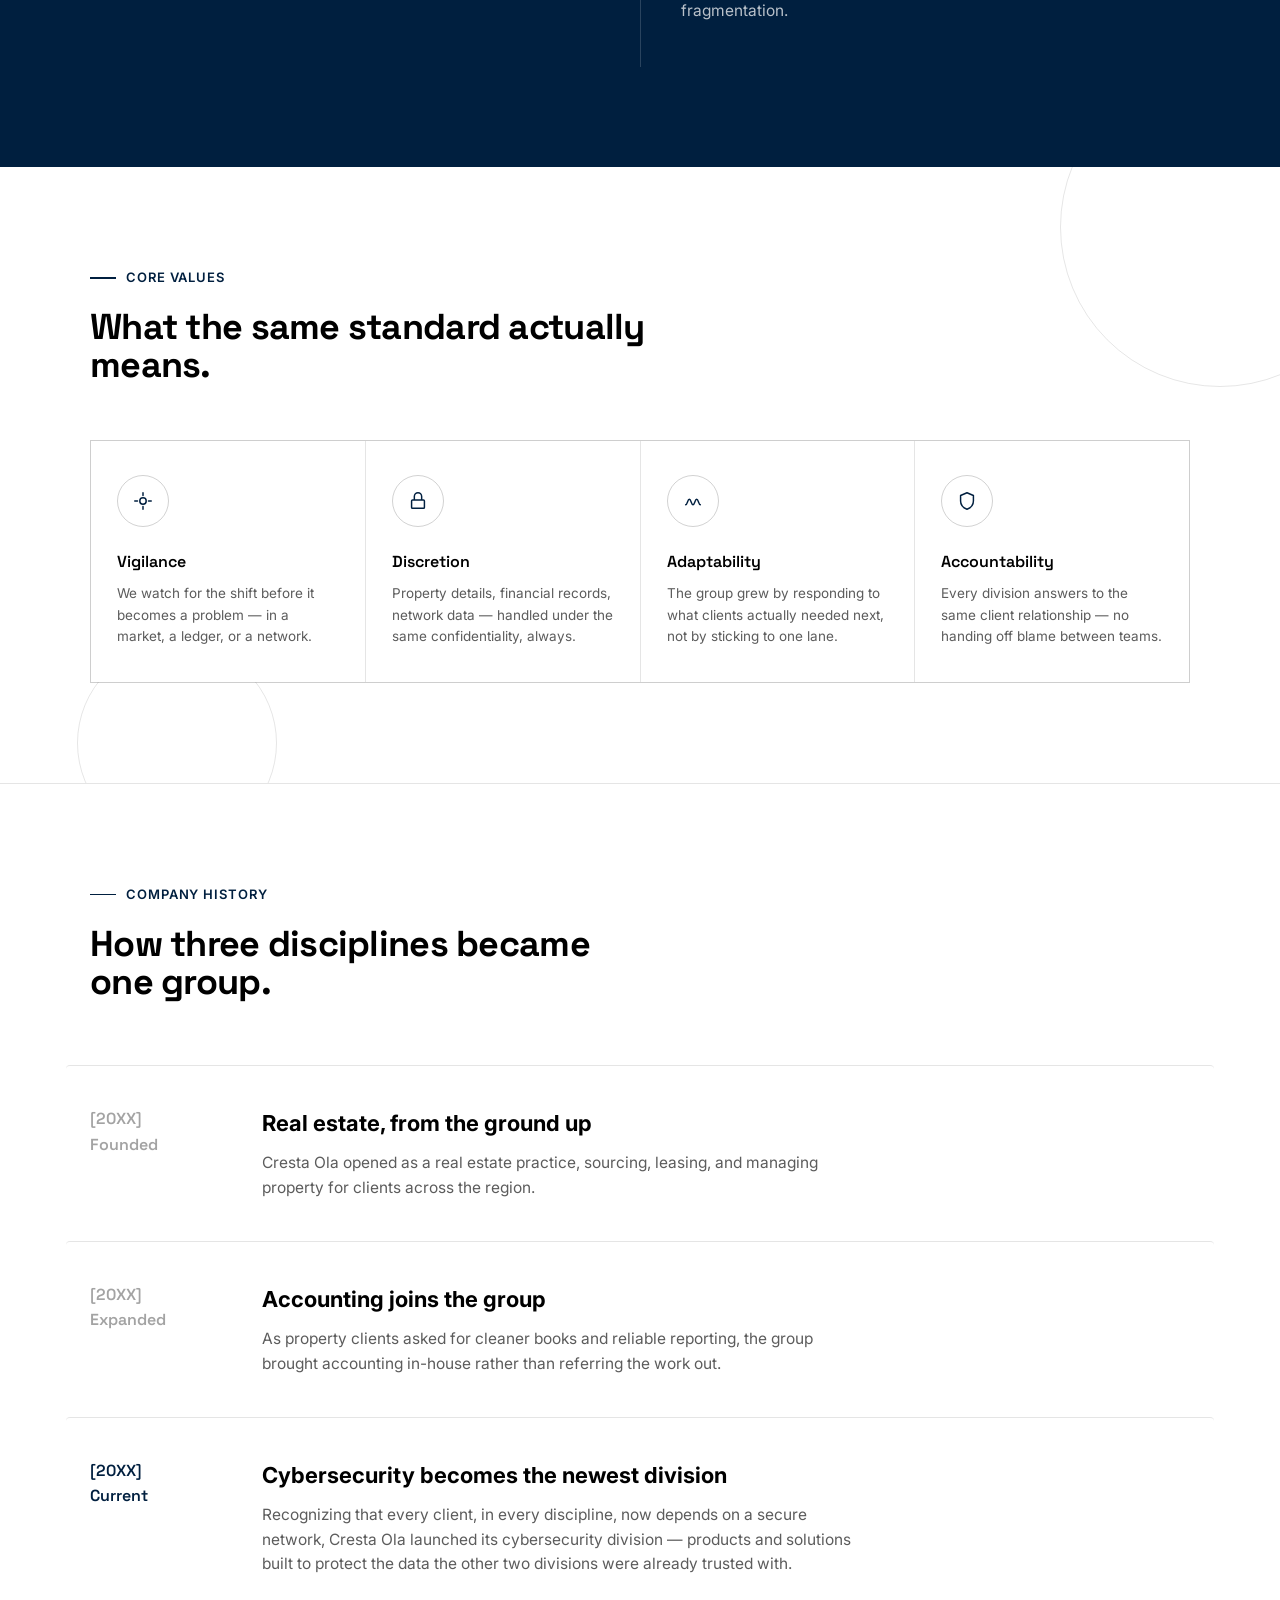
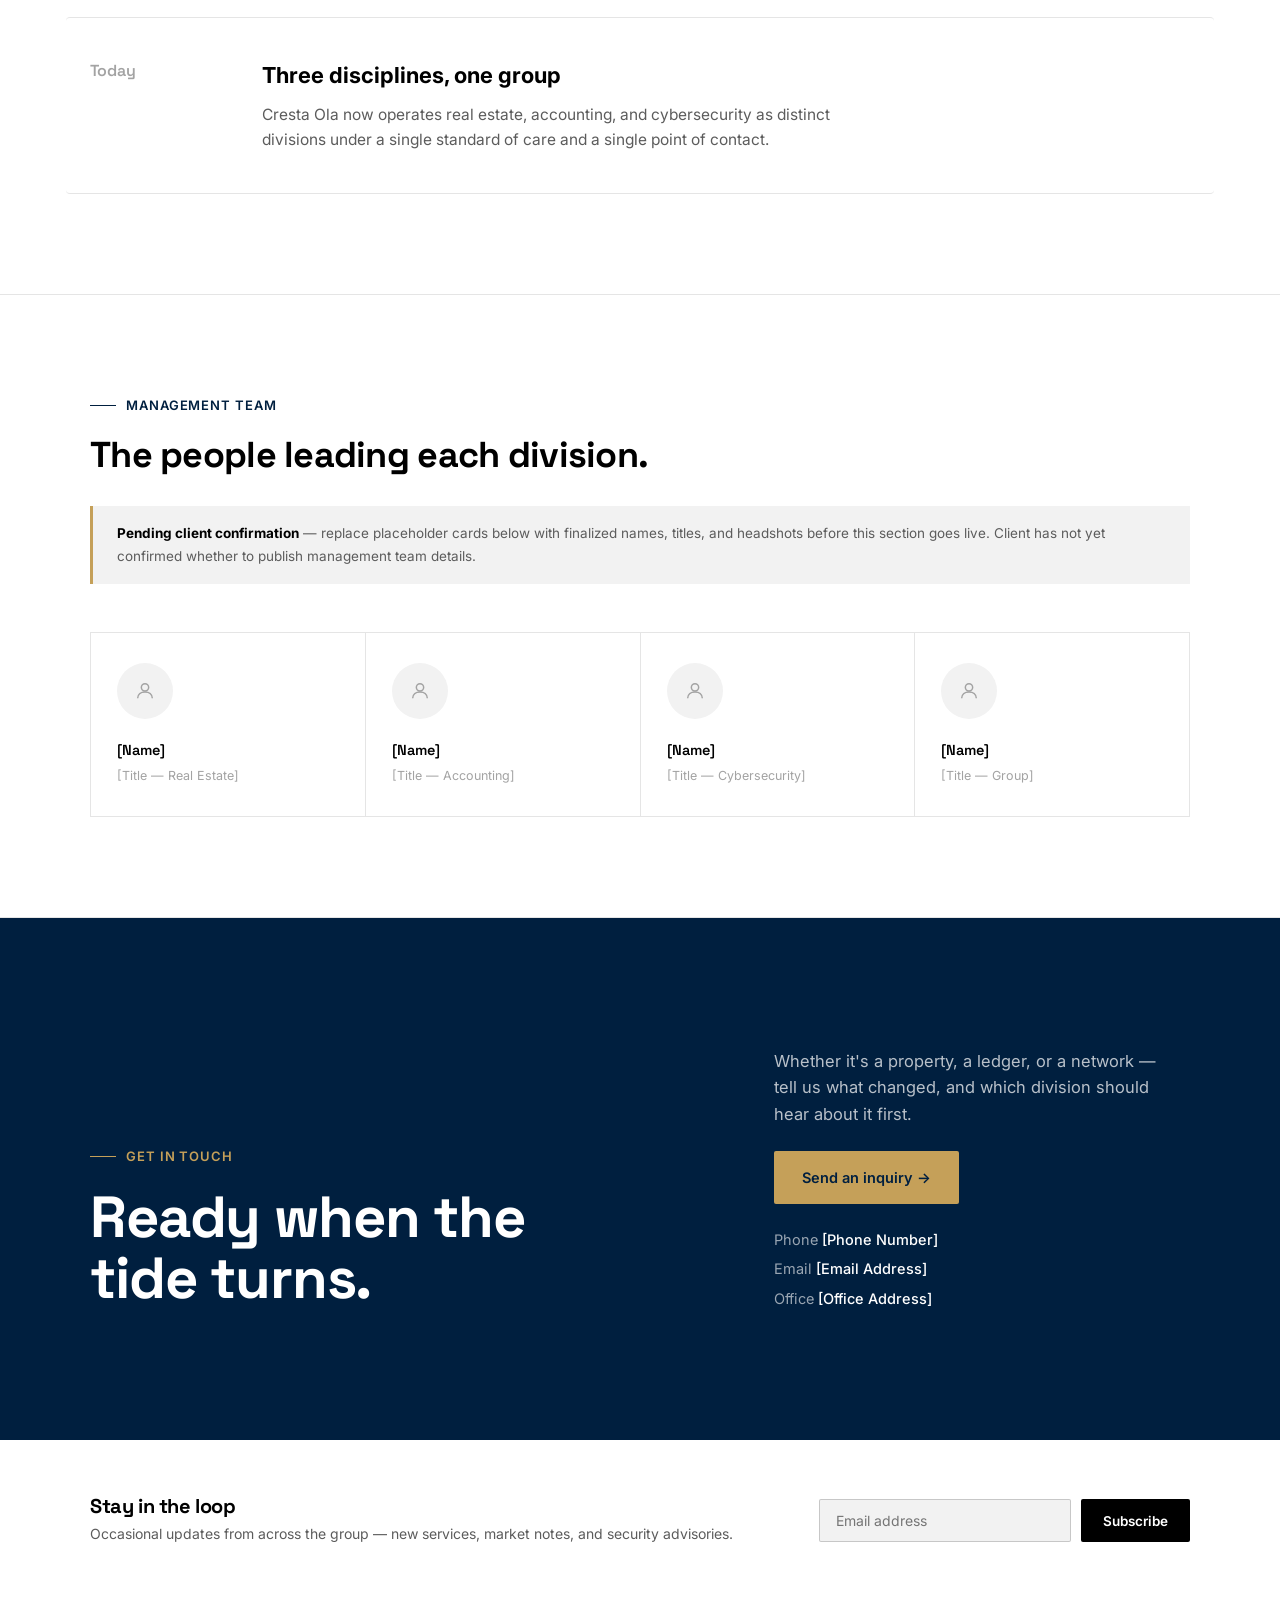
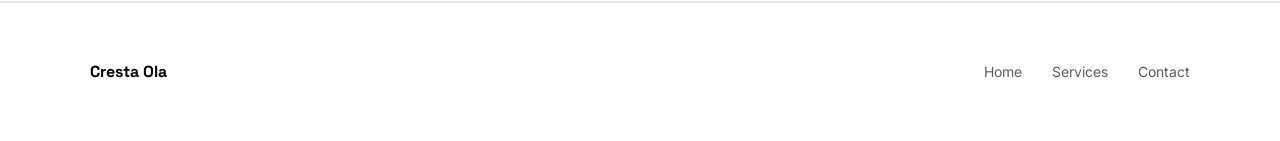
<file: about.html>
<!DOCTYPE html>
<html lang="en">
<head>
<meta charset="UTF-8">
<meta name="viewport" content="width=device-width, initial-scale=1.0">
<title>Cresta Ola — About Us</title>
<link rel="preconnect" href="https://fonts.googleapis.com">
<link rel="preconnect" href="https://fonts.gstatic.com" crossorigin>
<link href="https://fonts.googleapis.com/css2?family=Inter:wght@400;500;600;700&family=Space+Grotesk:wght@500;600;700&display=swap" rel="stylesheet">
<style>
  :root{
    --white:#FFFFFF; --band:#F2F2F2; --ink:#000000; --ink-dim:#5C5C5C; --ink-faint:#A3A3A3;
    --blue:#001F3F; --gold:#C5A059; --line:rgba(0,0,0,0.10); --line-strong:rgba(0,0,0,0.18); --ghost:rgba(0,0,0,0.06);
  }
  *{box-sizing:border-box;margin:0;padding:0;}
  html{scroll-behavior:smooth;}
  body{font-family:'Inter',sans-serif;background:var(--white);color:var(--ink);line-height:1.6;-webkit-font-smoothing:antialiased;overflow-x:hidden;}
  a{color:inherit;text-decoration:none;}
  .wrap{max-width:1180px;margin:0 auto;padding:0 40px;}
  h1,h2,h3{font-family:'Space Grotesk',sans-serif;font-weight:700;line-height:1.06;letter-spacing:-0.02em;}

  .orb{position:fixed;border-radius:50%;filter:blur(100px);pointer-events:none;z-index:-1;opacity:0.30;}
  .orb-a{width:520px;height:520px;background:var(--blue);top:-180px;right:-140px;animation:drift1 24s ease-in-out infinite alternate;}
  .orb-b{width:420px;height:420px;background:var(--gold);bottom:-160px;left:-120px;animation:drift2 28s ease-in-out infinite alternate;}
  @keyframes drift1{0%{transform:translate(0,0) scale(1);}100%{transform:translate(-50px,70px) scale(1.12);}}
  @keyframes drift2{0%{transform:translate(0,0) scale(1);}100%{transform:translate(60px,-50px) scale(1.15);}}

  .reveal{opacity:0;transform:translateY(28px);transition:opacity .7s ease,transform .7s ease;}
  .reveal.in-view{opacity:1;transform:translateY(0);}

  .eyebrow{display:flex;align-items:center;gap:10px;font-size:13px;font-weight:600;letter-spacing:0.07em;text-transform:uppercase;color:var(--blue);}
  .eyebrow .rule{width:26px;height:1.5px;background:var(--blue);display:inline-block;flex-shrink:0;}

  header{position:sticky;top:0;z-index:50;background:rgba(255,255,255,0.85);backdrop-filter:blur(8px);border-bottom:1px solid var(--line);}
  nav{display:flex;align-items:center;justify-content:space-between;padding:22px 40px;max-width:1180px;margin:0 auto;}
  .logo{display:flex;align-items:center;gap:9px;font-family:'Space Grotesk',sans-serif;font-weight:700;font-size:17px;letter-spacing:-0.01em;color:var(--ink);}
  .logo svg{width:24px;height:24px;flex-shrink:0;}
  .nav-links{display:flex;gap:40px;align-items:center;}
  .nav-links a{position:relative;font-size:14.5px;font-weight:500;color:var(--ink-dim);transition:color .2s ease;padding-bottom:3px;}
  .nav-links a::after{content:'';position:absolute;left:0;right:100%;bottom:0;height:1.5px;background:var(--blue);transition:right .25s ease;}
  .nav-links a:hover,.nav-links a.current{color:var(--ink);}
  .nav-links a:hover::after,.nav-links a.current::after{right:0;}
  .nav-cta{background:var(--ink);color:var(--white)!important;padding:11px 22px;border-radius:2px;font-weight:600;font-size:13.5px;transition:background .2s ease,transform .2s ease,box-shadow .2s ease;}
  .nav-cta::after{display:none;}
  .nav-cta:hover{background:var(--blue);transform:translateY(-2px);box-shadow:0 8px 20px rgba(0,31,63,0.35);}
  .menu-toggle{display:none;background:none;border:none;font-size:22px;cursor:pointer;color:var(--ink);}

  .page-hero{padding:130px 0 80px;border-bottom:none;text-align:center;background:var(--blue);}
  .page-hero .eyebrow{justify-content:center;color:var(--gold);}
  .page-hero .eyebrow .rule{background:var(--gold);}
  .page-hero h1{font-size:clamp(36px,5.2vw,60px);max-width:18ch;margin:24px auto 24px;color:#FFFFFF;}
  .page-hero em{font-style:normal;background:linear-gradient(100deg,#FFFFFF 20%,var(--gold) 90%);-webkit-background-clip:text;background-clip:text;color:transparent;}
  .page-hero p{font-size:18px;color:rgba(255,255,255,0.72);max-width:62ch;margin:0 auto;}

  .profile{padding:100px 0;border-bottom:1px solid var(--line);text-align:center;}
  .profile .wrap{max-width:820px;margin:0 auto;}
  .profile .eyebrow{justify-content:center;}
  .profile h2{font-size:clamp(28px,4vw,42px);max-width:18ch;margin:20px auto 28px;}
  .profile p{color:var(--ink-dim);font-size:17px;margin:0 auto 18px;max-width:60ch;}

  .vm{padding:100px 0;border-bottom:none;background:var(--blue);}
  .vm-head{max-width:56ch;margin-bottom:56px;}
  .vm-head h2{font-size:clamp(26px,3.2vw,36px);margin-top:20px;color:#FFFFFF;}
  .vm-head .eyebrow{color:var(--gold);}
  .vm-head .eyebrow .rule{background:var(--gold);}
  .vm-grid{display:grid;grid-template-columns:1fr 1fr;gap:0;border-top:1px solid rgba(255,255,255,0.16);}
  .vm-card{padding:44px 40px 44px 0;transition:transform .3s ease;}
  .vm-card:hover{transform:translateY(-6px);}
  .vm-card + .vm-card{padding-left:40px;border-left:1px solid rgba(255,255,255,0.16);}
  .vm-card .tag{font-size:12px;font-weight:600;letter-spacing:0.06em;text-transform:uppercase;color:var(--gold);margin-bottom:16px;display:block;}
  .vm-card h3{font-size:23px;margin-bottom:14px;color:#FFFFFF;}
  .vm-card p{color:rgba(255,255,255,0.72);font-size:15.5px;}

  .values{padding:100px 0;border-bottom:1px solid var(--line);position:relative;overflow:hidden;}
  .adv-circle{position:absolute;border:1px solid var(--line);border-radius:50%;pointer-events:none;}
  .adv-circle-1{width:320px;height:320px;top:-100px;right:-100px;}
  .adv-circle-2{width:200px;height:200px;bottom:-60px;left:6%;}
  .values-head{max-width:56ch;margin-bottom:56px;position:relative;}
  .values-head h2{font-size:clamp(26px,3.2vw,36px);margin-top:20px;}
  .adv-grid{display:grid;grid-template-columns:repeat(4,1fr);gap:1px;background:var(--line);border:1px solid var(--line);position:relative;}
  .adv-card{background:var(--white);padding:34px 26px;transition:background .3s ease;position:relative;}
  .adv-card:hover{background:var(--band);}
  .adv-card .adv-icon-wrap{position:relative;width:52px;height:52px;margin-bottom:22px;}
  .adv-card .adv-icon-glow{position:absolute;inset:-10px;border-radius:50%;background:radial-gradient(circle, rgba(0,31,63,0.18), transparent 70%);opacity:0;transition:opacity .3s ease;}
  .adv-card:hover .adv-icon-glow{opacity:1;}
  .adv-card .adv-icon{width:52px;height:52px;border:1px solid var(--line-strong);border-radius:50%;display:flex;align-items:center;justify-content:center;position:relative;}
  .adv-card .adv-icon svg{width:22px;height:22px;color:var(--blue);}
  .adv-card h4{font-size:16px;font-weight:600;font-family:'Space Grotesk',sans-serif;margin-bottom:8px;}
  .adv-card p{font-size:13.5px;color:var(--ink-dim);}

  .history{padding:100px 0;border-bottom:1px solid var(--line);}
  .history-head{max-width:56ch;margin-bottom:64px;}
  .history-head h2{font-size:clamp(26px,3.2vw,36px);margin-top:20px;}
  .history-item{display:grid;grid-template-columns:140px 1fr;gap:32px;padding:40px 24px;margin:0 -24px;border-top:1px solid var(--line);transition:background .3s ease;border-radius:4px;}
  .history-item:hover{background:rgba(0,0,0,0.03);}
  .history-item:last-child{border-bottom:1px solid var(--line);}
  .history-item .year{font-family:'Space Grotesk',sans-serif;font-weight:600;font-size:16px;color:var(--ink-faint);transition:transform .3s ease;}
  .history-item:hover .year{transform:translateX(4px);}
  .history-item.current .year{color:var(--blue);}
  .history-item h4{font-size:22px;margin-bottom:10px;}
  .history-item p{color:var(--ink-dim);font-size:15.5px;max-width:60ch;}

  .team{padding:100px 0;border-bottom:1px solid var(--line);}
  .team-head{max-width:60ch;margin-bottom:32px;}
  .team-head h2{font-size:clamp(26px,3.2vw,36px);margin-top:20px;}
  .notice{border-left:3px solid var(--gold);padding:16px 24px;margin-bottom:48px;background:var(--band);}
  .notice p{font-size:13.5px;color:var(--ink-dim);line-height:1.7;}
  .notice strong{color:var(--ink);}
  .team-grid{display:grid;grid-template-columns:repeat(4,1fr);gap:0;border-top:1px solid var(--line);border-left:1px solid var(--line);}
  .team-card{padding:30px 26px;border-right:1px solid var(--line);border-bottom:1px solid var(--line);transition:background .3s ease;}
  .team-card:hover{background:rgba(0,0,0,0.03);}
  .team-card:hover .avatar-placeholder{transform:scale(1.08);}
  .avatar-placeholder{width:56px;height:56px;border-radius:50%;background:var(--band);display:flex;align-items:center;justify-content:center;margin-bottom:20px;transition:transform .3s ease;}
  .avatar-placeholder svg{width:22px;height:22px;color:var(--ink-faint);}
  .team-card .name{font-family:'Space Grotesk',sans-serif;font-weight:600;font-size:14.5px;margin-bottom:4px;}
  .team-card .role{font-size:12.5px;color:var(--ink-faint);}

  .cta-band{padding:130px 0;border-top:none;background:var(--blue);}
  .cta-band .wrap{display:grid;grid-template-columns:1.2fr 0.8fr;gap:60px;align-items:end;}
  .cta-band h2{font-size:clamp(34px,5vw,58px);max-width:14ch;color:#FFFFFF;}
  .cta-band .eyebrow{color:var(--gold);}
  .cta-band .eyebrow .rule{background:var(--gold);}
  .cta-band-right{display:flex;flex-direction:column;gap:24px;align-items:flex-start;}
  .cta-band p{color:rgba(255,255,255,0.72);font-size:16.5px;max-width:40ch;}
  .cta-band .btn-primary{background:var(--gold);color:#001F3F;}
  .cta-band .btn-primary:hover{background:#FFFFFF;color:#001F3F;box-shadow:0 10px 26px rgba(0,0,0,0.25);}
  .cta-band .contact-lines{color:rgba(255,255,255,0.6);}
  .cta-band .contact-lines span{color:#FFFFFF;}
  .btn-primary{background:var(--ink);color:var(--white);padding:15px 28px;font-weight:600;font-size:14.5px;border-radius:2px;transition:background .2s ease,transform .2s ease,box-shadow .2s ease;display:inline-flex;align-items:center;gap:8px;}
  .btn-primary:hover{background:var(--blue);transform:translateY(-2px);box-shadow:0 10px 26px rgba(0,31,63,0.4);}
  .contact-lines{font-size:14.5px;color:var(--ink-dim);display:flex;flex-direction:column;gap:6px;}
  .contact-lines span{color:var(--ink);font-weight:500;}

  footer{padding:56px 0;border-top:1px solid var(--line);}
  footer .wrap{display:flex;justify-content:space-between;align-items:center;flex-wrap:wrap;gap:20px;}
  .footer-logo{font-family:'Space Grotesk',sans-serif;font-weight:700;font-size:16px;}
  .footer-links{display:flex;gap:30px;font-size:14px;color:var(--ink-dim);}
  .footer-links a:hover{color:var(--ink);}

  .footer-newsletter{border-bottom:1px solid var(--line);padding:56px 0;}
  .fn-row{display:flex;justify-content:space-between;align-items:center;gap:32px;flex-wrap:wrap;}
  .fn-copy h3{font-size:20px;margin-bottom:6px;}
  .fn-copy p{font-size:14px;color:var(--ink-dim);}
  .fn-form{display:flex;gap:10px;flex-wrap:wrap;}
  .fn-form input{background:var(--band);border:1px solid var(--line-strong);color:var(--ink);padding:12px 16px;font-family:'Inter',sans-serif;font-size:14px;border-radius:2px;outline:none;min-width:240px;transition:border-color .2s ease;}
  .fn-form input:focus{border-color:var(--blue);}
  .fn-form button{background:var(--ink);color:var(--white);border:none;padding:12px 22px;font-weight:600;font-size:13.5px;border-radius:2px;cursor:pointer;font-family:'Inter',sans-serif;transition:background .2s ease,transform .2s ease;}
  .fn-form button:hover{background:var(--blue);transform:translateY(-2px);}

  .cookie-banner{position:fixed;left:24px;right:24px;bottom:24px;max-width:640px;margin:0 auto;z-index:100;background:var(--band);border:1px solid var(--line-strong);padding:22px 26px;display:flex;align-items:center;gap:24px;flex-wrap:wrap;box-shadow:0 20px 50px rgba(0,0,0,0.35);transform:translateY(160%);transition:transform .5s ease .6s;}
  .cookie-banner.show{transform:translateY(0);}
  .cookie-banner p{font-size:13.5px;color:var(--ink-dim);flex:1;min-width:220px;}
  .cookie-banner .cb-actions{display:flex;gap:10px;}
  .cb-btn{padding:10px 18px;border-radius:2px;font-size:13px;font-weight:600;cursor:pointer;transition:all .2s ease;border:1px solid var(--line-strong);background:transparent;color:var(--ink-dim);font-family:'Inter',sans-serif;}
  .cb-btn.primary{background:var(--ink);color:var(--white);border-color:var(--ink);}
  .cb-btn.primary:hover{background:var(--blue);border-color:var(--blue);}
  .cb-btn:hover{color:var(--ink);border-color:var(--line-strong);}

  @media (max-width: 900px){
    .profile .wrap,.cta-band .wrap{grid-template-columns:1fr;gap:40px;}
    .vm-grid{grid-template-columns:1fr;}
    .vm-card + .vm-card{padding-left:0;border-left:none;border-top:1px solid var(--line);padding-top:44px;}
    .adv-grid{grid-template-columns:1fr 1fr;}
    .history-item{grid-template-columns:1fr;gap:10px;}
    .team-grid{grid-template-columns:1fr 1fr;}
  }
  @media (max-width: 860px){
    .nav-links{position:fixed;top:66px;left:0;right:0;background:var(--white);flex-direction:column;padding:26px 40px;gap:22px;transform:translateY(-120%);transition:transform .25s ease;border-bottom:1px solid var(--line);}
    .nav-links.open{transform:translateY(0);}
    .menu-toggle{display:block;}
  }
  @media (max-width:520px){ .team-grid{grid-template-columns:1fr;} }
</style>
</head>
<body>

<div class="orb orb-a"></div>
<div class="orb orb-b"></div>

<header>
  <nav>
    <a href="index.html" class="logo">
      <svg viewBox="0 0 100 100" xmlns="http://www.w3.org/2000/svg"><polygon points="50,6 87,28 87,72 50,94 13,72 13,28" fill="none" stroke="#001F3F" stroke-width="6"/></svg>
      Cresta Ola
    </a>
    <div class="nav-links" id="navLinks">
      <a href="about.html" class="current">About Us</a>
      <a href="services.html">Services</a>
      <a href="contact.html">Contact Us</a>
      <a href="contact.html" class="nav-cta">Get in touch</a>
    </div>
    <button class="menu-toggle" id="menuToggle" aria-label="Toggle menu">&#9776;</button>
  </nav>
</header>

<section class="page-hero">
  <div class="wrap">
    <div class="eyebrow"><span class="rule"></span>About Us</div>
    <h1>A group built by paying <em>attention</em>.</h1>
    <p>Cresta Ola operates across real estate, accounting, and cybersecurity. What holds the three together isn't the industry — it's the habit of noticing when something is about to change, and being ready before it does.</p>
  </div>
</section>

<section class="profile">
  <div class="wrap">
    <div class="reveal">
      <div class="eyebrow"><span class="rule"></span>Company profile</div>
      <h2 style="margin-top:20px;">One group, three specialist divisions.</h2>
    </div>
    <div class="reveal">
      <p>Cresta Ola is a diversified group of companies based in the Philippines. What began as a real estate practice — sourcing, leasing, and managing property — has grown into three distinct but connected disciplines, each run by specialists and held to the same standard of care.</p>
      <p>Today the group serves clients who need more than one kind of expertise, without having to coordinate three separate vendors to get it.</p>
    </div>
  </div>
</section>

<section class="vm">
  <div class="wrap">
    <div class="vm-head reveal">
      <div class="eyebrow"><span class="rule"></span>Vision &amp; mission</div>
      <h2>Why the group exists, and what it's building toward.</h2>
    </div>
    <div class="vm-grid">
      <div class="vm-card reveal">
        <span class="tag">Vision</span>
        <h3>To be the group Philippine businesses call first.</h3>
        <p>Regardless of which discipline the problem sits in — a property, a ledger, or a network — Cresta Ola aims to be the first call a client makes, and the group that already has the right people in the room.</p>
      </div>
      <div class="vm-card reveal">
        <span class="tag">Mission</span>
        <h3>The same rigor, in every division.</h3>
        <p>To bring the same discretion, responsiveness, and standard of work to real estate, accounting, and cybersecurity alike — so clients get specialist-level service without vendor fragmentation.</p>
      </div>
    </div>
  </div>
</section>

<section class="values">
  <div class="adv-circle adv-circle-1"></div>
  <div class="adv-circle adv-circle-2"></div>
  <div class="wrap">
    <div class="values-head reveal">
      <div class="eyebrow"><span class="rule"></span>Core values</div>
      <h2>What the same standard actually means.</h2>
    </div>
    <div class="adv-grid reveal">
      <div class="adv-card">
        <div class="adv-icon-wrap"><div class="adv-icon-glow"></div><div class="adv-icon"><svg viewBox="0 0 24 24" fill="none"><circle cx="12" cy="12" r="3.5" stroke="currentColor" stroke-width="1.6"/><path d="M12 3v3M12 18v3M3 12h3M18 12h3" stroke="currentColor" stroke-width="1.6" stroke-linecap="round"/></svg></div></div>
        <h4>Vigilance</h4>
        <p>We watch for the shift before it becomes a problem — in a market, a ledger, or a network.</p>
      </div>
      <div class="adv-card">
        <div class="adv-icon-wrap"><div class="adv-icon-glow"></div><div class="adv-icon"><svg viewBox="0 0 24 24" fill="none"><rect x="5" y="11" width="14" height="9" rx="1" stroke="currentColor" stroke-width="1.6"/><path d="M8 11V7a4 4 0 0 1 8 0v4" stroke="currentColor" stroke-width="1.6"/></svg></div></div>
        <h4>Discretion</h4>
        <p>Property details, financial records, network data — handled under the same confidentiality, always.</p>
      </div>
      <div class="adv-card">
        <div class="adv-icon-wrap"><div class="adv-icon-glow"></div><div class="adv-icon"><svg viewBox="0 0 24 24" fill="none"><path d="M4 16c2 0 2-6 4-6s2 6 4 6 2-6 4-6 2 6 4 6" stroke="currentColor" stroke-width="1.6" stroke-linecap="round"/></svg></div></div>
        <h4>Adaptability</h4>
        <p>The group grew by responding to what clients actually needed next, not by sticking to one lane.</p>
      </div>
      <div class="adv-card">
        <div class="adv-icon-wrap"><div class="adv-icon-glow"></div><div class="adv-icon"><svg viewBox="0 0 24 24" fill="none"><path d="M12 3l7 3v6c0 4.5-3 7.5-7 9-4-1.5-7-4.5-7-9V6l7-3z" stroke="currentColor" stroke-width="1.6" stroke-linejoin="round"/></svg></div></div>
        <h4>Accountability</h4>
        <p>Every division answers to the same client relationship — no handing off blame between teams.</p>
      </div>
    </div>
  </div>
</section>

<section class="history">
  <div class="wrap">
    <div class="history-head reveal">
      <div class="eyebrow"><span class="rule"></span>Company history</div>
      <h2>How three disciplines became one group.</h2>
    </div>
    <div class="history-item reveal">
      <div class="year">[20XX]<br>Founded</div>
      <div><h4>Real estate, from the ground up</h4><p>Cresta Ola opened as a real estate practice, sourcing, leasing, and managing property for clients across the region.</p></div>
    </div>
    <div class="history-item reveal">
      <div class="year">[20XX]<br>Expanded</div>
      <div><h4>Accounting joins the group</h4><p>As property clients asked for cleaner books and reliable reporting, the group brought accounting in-house rather than referring the work out.</p></div>
    </div>
    <div class="history-item current reveal">
      <div class="year">[20XX]<br>Current</div>
      <div><h4>Cybersecurity becomes the newest division</h4><p>Recognizing that every client, in every discipline, now depends on a secure network, Cresta Ola launched its cybersecurity division — products and solutions built to protect the data the other two divisions were already trusted with.</p></div>
    </div>
    <div class="history-item reveal">
      <div class="year">Today</div>
      <div><h4>Three disciplines, one group</h4><p>Cresta Ola now operates real estate, accounting, and cybersecurity as distinct divisions under a single standard of care and a single point of contact.</p></div>
    </div>
  </div>
</section>

<section class="team">
  <div class="wrap">
    <div class="team-head reveal">
      <div class="eyebrow"><span class="rule"></span>Management team</div>
      <h2>The people leading each division.</h2>
    </div>
    <div class="notice"><p><strong>Pending client confirmation</strong> — replace placeholder cards below with finalized names, titles, and headshots before this section goes live. Client has not yet confirmed whether to publish management team details.</p></div>
    <div class="team-grid">
      <div class="team-card"><div class="avatar-placeholder"><svg viewBox="0 0 24 24" fill="none"><circle cx="12" cy="8" r="4" stroke="currentColor" stroke-width="1.6"/><path d="M4 20c0-4.4 3.6-7 8-7s8 2.6 8 7" stroke="currentColor" stroke-width="1.6"/></svg></div><div class="name">[Name]</div><div class="role">[Title — Real Estate]</div></div>
      <div class="team-card"><div class="avatar-placeholder"><svg viewBox="0 0 24 24" fill="none"><circle cx="12" cy="8" r="4" stroke="currentColor" stroke-width="1.6"/><path d="M4 20c0-4.4 3.6-7 8-7s8 2.6 8 7" stroke="currentColor" stroke-width="1.6"/></svg></div><div class="name">[Name]</div><div class="role">[Title — Accounting]</div></div>
      <div class="team-card"><div class="avatar-placeholder"><svg viewBox="0 0 24 24" fill="none"><circle cx="12" cy="8" r="4" stroke="currentColor" stroke-width="1.6"/><path d="M4 20c0-4.4 3.6-7 8-7s8 2.6 8 7" stroke="currentColor" stroke-width="1.6"/></svg></div><div class="name">[Name]</div><div class="role">[Title — Cybersecurity]</div></div>
      <div class="team-card"><div class="avatar-placeholder"><svg viewBox="0 0 24 24" fill="none"><circle cx="12" cy="8" r="4" stroke="currentColor" stroke-width="1.6"/><path d="M4 20c0-4.4 3.6-7 8-7s8 2.6 8 7" stroke="currentColor" stroke-width="1.6"/></svg></div><div class="name">[Name]</div><div class="role">[Title — Group]</div></div>
    </div>
  </div>
</section>

<section class="cta-band">
  <div class="wrap">
    <div class="reveal">
      <div class="eyebrow"><span class="rule"></span>Get in touch</div>
      <h2 style="margin-top:20px;">Ready when the tide turns.</h2>
    </div>
    <div class="cta-band-right reveal">
      <p>Whether it's a property, a ledger, or a network — tell us what changed, and which division should hear about it first.</p>
      <a href="contact.html" class="btn-primary">Send an inquiry →</a>
      <div class="contact-lines">
        <div>Phone <span>[Phone Number]</span></div>
        <div>Email <span>[Email Address]</span></div>
        <div>Office <span>[Office Address]</span></div>
      </div>
    </div>
  </div>
</section>

<section class="footer-newsletter">
  <div class="wrap">
    <div class="fn-row reveal">
      <div class="fn-copy">
        <h3>Stay in the loop</h3>
        <p>Occasional updates from across the group — new services, market notes, and security advisories.</p>
      </div>
      <form class="fn-form" action="#" method="POST">
        <input type="email" placeholder="Email address" required>
        <button type="submit">Subscribe</button>
      </form>
    </div>
  </div>
</section>

<footer>
  <div class="wrap">
    <div class="footer-logo">Cresta Ola</div>
    <div class="footer-links">
      <a href="index.html">Home</a>
      <a href="services.html">Services</a>
      <a href="contact.html">Contact</a>
    </div>
  </div>
</footer>

<div class="cookie-banner" id="cookieBanner">
  <p>We use cookies to improve your experience on this site and understand how it's used. You can accept or decline non-essential cookies.</p>
  <div class="cb-actions">
    <button class="cb-btn" id="cbReject">Reject</button>
    <button class="cb-btn primary" id="cbAccept">Accept all</button>
  </div>
</div>

<script>
  const toggle = document.getElementById('menuToggle');
  const links = document.getElementById('navLinks');
  toggle.addEventListener('click', () => links.classList.toggle('open'));

  const revealEls = document.querySelectorAll('.reveal');
  const io = new IntersectionObserver((entries) => {
    entries.forEach((entry, i) => {
      if (entry.isIntersecting) {
        setTimeout(() => entry.target.classList.add('in-view'), i % 4 * 60);
        io.unobserve(entry.target);
      }
    });
  }, { threshold: 0.12 });
  revealEls.forEach(el => io.observe(el));

  const cookieBanner = document.getElementById('cookieBanner');
  setTimeout(() => cookieBanner.classList.add('show'), 800);
  const dismissCookieBanner = () => cookieBanner.classList.remove('show');
  document.getElementById('cbAccept').addEventListener('click', dismissCookieBanner);
  document.getElementById('cbReject').addEventListener('click', dismissCookieBanner);
</script>

</body>
</html>
</file>
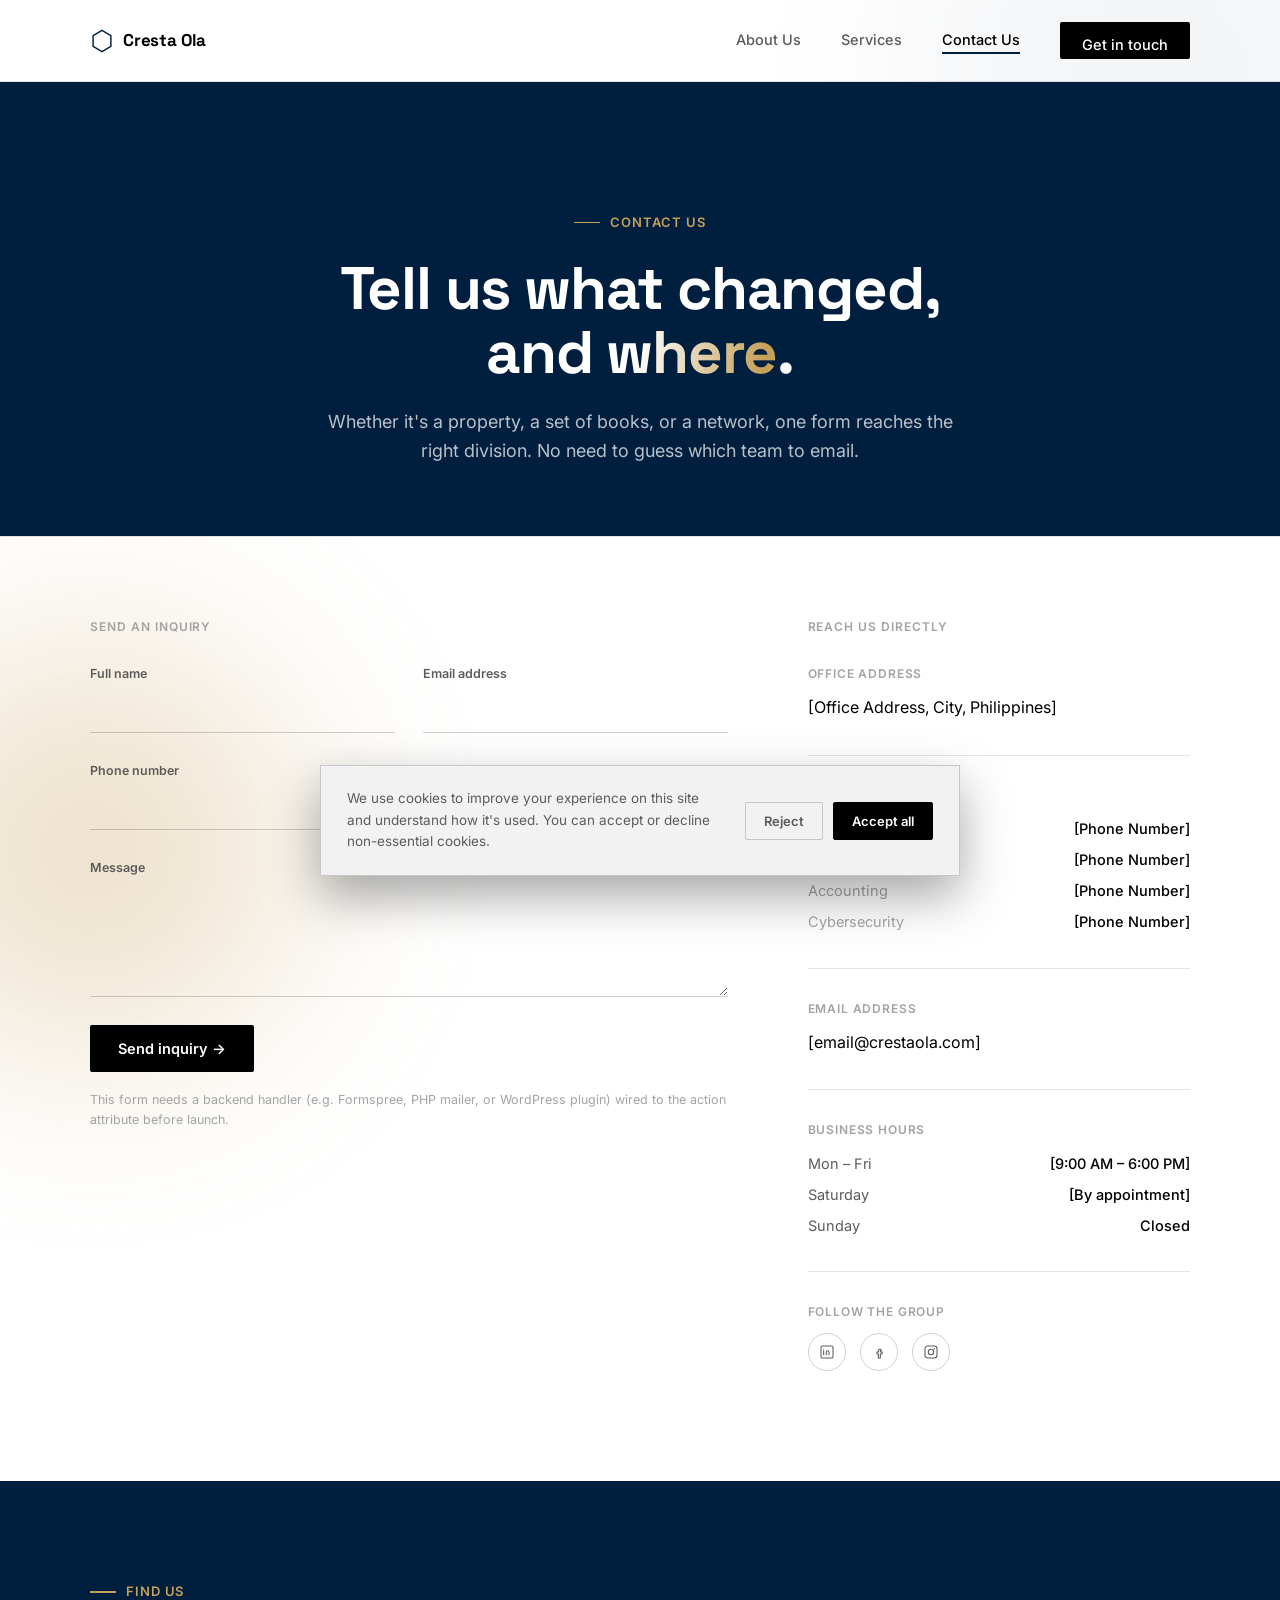
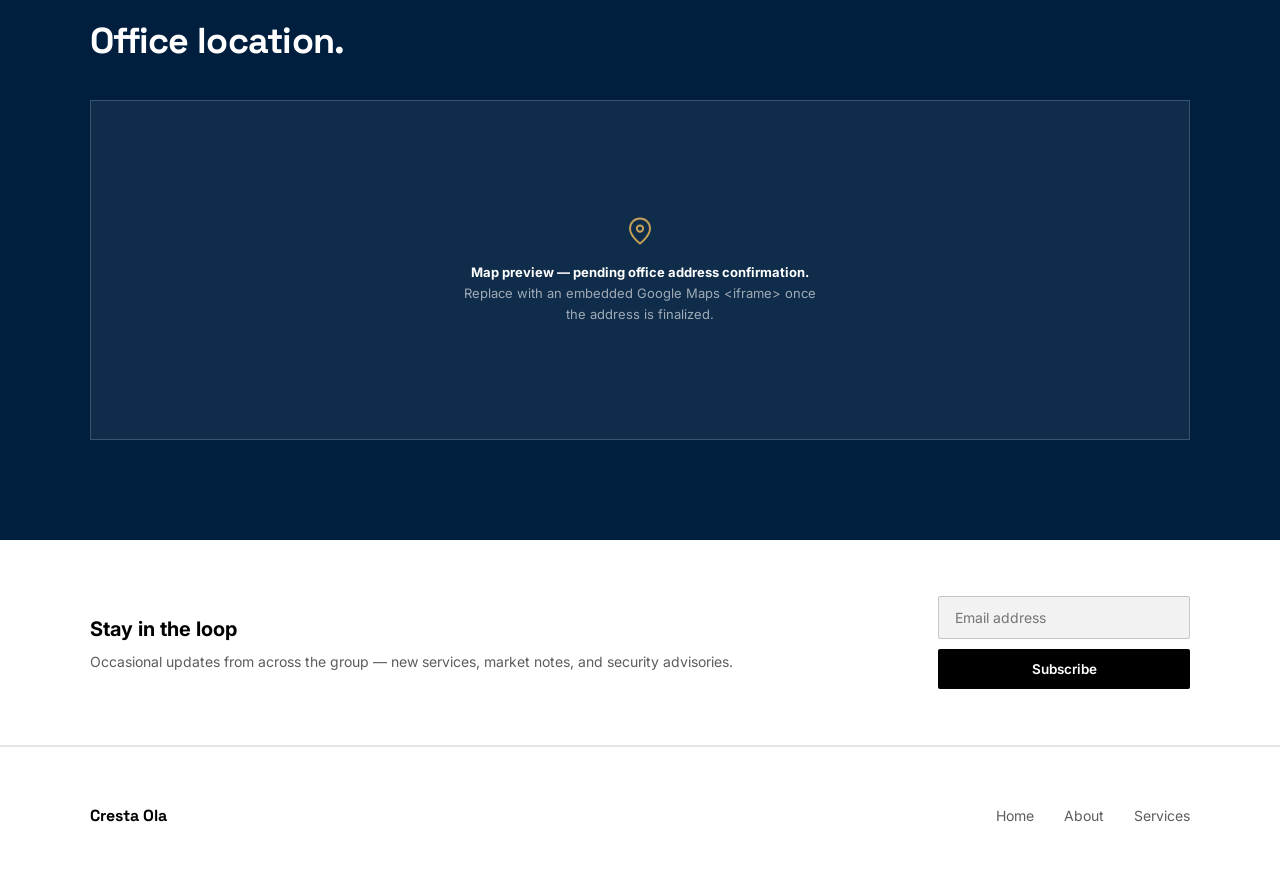
<file: contact.html>
<!DOCTYPE html>
<html lang="en">
<head>
<meta charset="UTF-8">
<meta name="viewport" content="width=device-width, initial-scale=1.0">
<title>Cresta Ola — Contact Us</title>
<link rel="preconnect" href="https://fonts.googleapis.com">
<link rel="preconnect" href="https://fonts.gstatic.com" crossorigin>
<link href="https://fonts.googleapis.com/css2?family=Inter:wght@400;500;600;700&family=Space+Grotesk:wght@500;600;700&display=swap" rel="stylesheet">
<style>
  :root{
    --white:#FFFFFF; --band:#F2F2F2; --ink:#000000; --ink-dim:#5C5C5C; --ink-faint:#A3A3A3;
    --blue:#001F3F; --gold:#C5A059; --line:rgba(0,0,0,0.10); --line-strong:rgba(0,0,0,0.18);
  }
  *{box-sizing:border-box;margin:0;padding:0;}
  html{scroll-behavior:smooth;}
  body{font-family:'Inter',sans-serif;background:var(--white);color:var(--ink);line-height:1.6;-webkit-font-smoothing:antialiased;overflow-x:hidden;}
  a{color:inherit;text-decoration:none;}
  .wrap{max-width:1180px;margin:0 auto;padding:0 40px;}
  h1,h2{font-family:'Space Grotesk',sans-serif;font-weight:700;line-height:1.06;letter-spacing:-0.02em;}

  .orb{position:fixed;border-radius:50%;filter:blur(100px);pointer-events:none;z-index:-1;opacity:0.30;}
  .orb-a{width:520px;height:520px;background:var(--blue);top:-180px;right:-140px;animation:drift1 24s ease-in-out infinite alternate;}
  .orb-b{width:420px;height:420px;background:var(--gold);bottom:-160px;left:-120px;animation:drift2 28s ease-in-out infinite alternate;}
  @keyframes drift1{0%{transform:translate(0,0) scale(1);}100%{transform:translate(-50px,70px) scale(1.12);}}
  @keyframes drift2{0%{transform:translate(0,0) scale(1);}100%{transform:translate(60px,-50px) scale(1.15);}}

  .reveal{opacity:0;transform:translateY(28px);transition:opacity .7s ease,transform .7s ease;}
  .reveal.in-view{opacity:1;transform:translateY(0);}

  .eyebrow{display:flex;align-items:center;gap:10px;font-size:13px;font-weight:600;letter-spacing:0.07em;text-transform:uppercase;color:var(--blue);}
  .eyebrow .rule{width:26px;height:1.5px;background:var(--blue);display:inline-block;flex-shrink:0;}

  header{position:sticky;top:0;z-index:50;background:rgba(255,255,255,0.85);backdrop-filter:blur(8px);border-bottom:1px solid var(--line);}
  nav{display:flex;align-items:center;justify-content:space-between;padding:22px 40px;max-width:1180px;margin:0 auto;}
  .logo{display:flex;align-items:center;gap:9px;font-family:'Space Grotesk',sans-serif;font-weight:700;font-size:17px;letter-spacing:-0.01em;color:var(--ink);}
  .logo svg{width:24px;height:24px;flex-shrink:0;}
  .nav-links{display:flex;gap:40px;align-items:center;}
  .nav-links a{position:relative;font-size:14.5px;font-weight:500;color:var(--ink-dim);transition:color .2s ease;padding-bottom:3px;}
  .nav-links a::after{content:'';position:absolute;left:0;right:100%;bottom:0;height:1.5px;background:var(--blue);transition:right .25s ease;}
  .nav-links a:hover,.nav-links a.current{color:var(--ink);}
  .nav-links a:hover::after,.nav-links a.current::after{right:0;}
  .nav-cta{background:var(--ink);color:var(--white)!important;padding:11px 22px;border-radius:2px;font-weight:600;font-size:13.5px;transition:background .2s ease,transform .2s ease,box-shadow .2s ease;}
  .nav-cta::after{display:none;}
  .nav-cta:hover{background:var(--blue);transform:translateY(-2px);box-shadow:0 8px 20px rgba(0,31,63,0.35);}
  .menu-toggle{display:none;background:none;border:none;font-size:22px;cursor:pointer;color:var(--ink);}

  .page-hero{padding:130px 0 70px;text-align:center;background:var(--blue);}
  .page-hero .eyebrow{justify-content:center;color:var(--gold);}
  .page-hero .eyebrow .rule{background:var(--gold);}
  .page-hero h1{font-size:clamp(36px,5.2vw,60px);max-width:18ch;margin:24px auto 24px;color:#FFFFFF;}
  .page-hero em{font-style:normal;background:linear-gradient(100deg,#FFFFFF 20%,var(--gold) 90%);-webkit-background-clip:text;background-clip:text;color:transparent;}
  .page-hero p{font-size:18px;color:rgba(255,255,255,0.72);max-width:60ch;margin:0 auto;}

  .contact-main{padding:80px 0 110px;border-top:1px solid var(--line);}
  .contact-grid{display:grid;grid-template-columns:1.25fr 0.75fr;gap:80px;align-items:start;}

  .form-label{font-size:12px;font-weight:600;letter-spacing:0.08em;text-transform:uppercase;color:var(--ink-faint);margin-bottom:28px;display:block;}
  form{display:flex;flex-direction:column;gap:28px;}
  .form-row{display:grid;grid-template-columns:1fr 1fr;gap:28px;}
  .field{display:flex;flex-direction:column;gap:9px;}
  .field label{font-size:12.5px;font-weight:600;color:var(--ink-dim);}
  .field input,.field select,.field textarea{
    border:none;border-bottom:1.5px solid var(--line-strong);background:transparent;color:var(--ink);
    padding:10px 2px;font-family:'Inter',sans-serif;font-size:15px;outline:none;
    transition:border-color .2s ease;
  }
  .field input:focus,.field select:focus,.field textarea:focus{border-color:var(--blue);box-shadow:0 4px 12px -6px rgba(0,31,63,0.5);}
  .field textarea{resize:vertical;min-height:110px;}
  .field select{appearance:none;background-image:url("data:image/svg+xml,%3Csvg xmlns='http://www.w3.org/2000/svg' viewBox='0 0 24 24' fill='none' stroke='%239AA69E' stroke-width='2'%3E%3Cpath d='M6 9l6 6 6-6'/%3E%3C/svg%3E");background-repeat:no-repeat;background-position:right 2px center;background-size:16px;}
  .submit-btn{
    background:var(--ink);color:var(--white);border:none;padding:15px 28px;font-weight:600;
    font-size:14.5px;border-radius:2px;cursor:pointer;font-family:'Inter',sans-serif;
    transition:background .2s ease,transform .2s ease,box-shadow .2s ease;align-self:flex-start;
  }
  .submit-btn:hover{background:var(--blue);transform:translateY(-2px);box-shadow:0 10px 26px rgba(0,31,63,0.4);}
  .form-note{font-size:12.5px;color:var(--ink-faint);margin-top:-10px;}

  .info-block{margin-bottom:34px;}
  .info-block:last-child{margin-bottom:0;}
  .info-block .ib-label{font-size:12px;font-weight:600;letter-spacing:0.07em;text-transform:uppercase;color:var(--ink-faint);margin-bottom:12px;}
  .info-block .ib-value{font-size:16px;color:var(--ink);}
  .phone-list{display:flex;flex-direction:column;gap:8px;}
  .phone-list .row{display:flex;justify-content:space-between;gap:16px;font-size:14.5px;}
  .phone-list .row .k{color:var(--ink-faint);}
  .phone-list .row .v{color:var(--ink);font-weight:500;}
  .hours-table{display:flex;flex-direction:column;gap:8px;font-size:14.5px;}
  .hours-table .row{display:flex;justify-content:space-between;}
  .hours-table .row .k{color:var(--ink-dim);}
  .hours-table .row .v{color:var(--ink);font-weight:500;}
  .divider{height:1px;background:var(--line);margin:30px 0;}
  .social-row{display:flex;gap:14px;}
  .social-row a{width:38px;height:38px;border:1px solid var(--line-strong);border-radius:50%;display:flex;align-items:center;justify-content:center;transition:border-color .2s ease,color .2s ease,transform .2s ease;color:var(--ink-dim);}
  .social-row a:hover{border-color:var(--blue);color:var(--blue);transform:translateY(-3px);}
  .social-row svg{width:16px;height:16px;}

  .map-section{padding:100px 0;border-top:none;background:var(--blue);}
  .map-head{max-width:56ch;margin-bottom:40px;}
  .map-head h2{font-size:clamp(26px,3.2vw,36px);margin-top:20px;color:#FFFFFF;}
  .map-head .eyebrow{color:var(--gold);}
  .map-head .eyebrow .rule{background:var(--gold);}
  .map-frame{position:relative;height:340px;background:rgba(255,255,255,0.06);display:flex;align-items:center;justify-content:center;flex-direction:column;gap:16px;border:1px solid rgba(255,255,255,0.18);}
  .map-frame .pin{width:30px;height:30px;color:var(--gold);}
  .map-frame .readout{font-size:13px;color:rgba(255,255,255,0.6);text-align:center;max-width:44ch;}
  .map-frame .readout strong{color:#FFFFFF;}

  footer{padding:56px 0;border-top:1px solid var(--line);}
  footer .wrap{display:flex;justify-content:space-between;align-items:center;flex-wrap:wrap;gap:20px;}
  .footer-logo{font-family:'Space Grotesk',sans-serif;font-weight:700;font-size:16px;}
  .footer-links{display:flex;gap:30px;font-size:14px;color:var(--ink-dim);}
  .footer-links a:hover{color:var(--ink);}

  .footer-newsletter{border-bottom:1px solid var(--line);padding:56px 0;}
  .fn-row{display:flex;justify-content:space-between;align-items:center;gap:32px;flex-wrap:wrap;}
  .fn-copy h3{font-size:20px;margin-bottom:6px;}
  .fn-copy p{font-size:14px;color:var(--ink-dim);}
  .fn-form{display:flex;gap:10px;flex-wrap:wrap;}
  .fn-form input{background:var(--band);border:1px solid var(--line-strong);color:var(--ink);padding:12px 16px;font-family:'Inter',sans-serif;font-size:14px;border-radius:2px;outline:none;min-width:240px;transition:border-color .2s ease;}
  .fn-form input:focus{border-color:var(--blue);}
  .fn-form button{background:var(--ink);color:var(--white);border:none;padding:12px 22px;font-weight:600;font-size:13.5px;border-radius:2px;cursor:pointer;font-family:'Inter',sans-serif;transition:background .2s ease,transform .2s ease;}
  .fn-form button:hover{background:var(--blue);transform:translateY(-2px);}

  .cookie-banner{position:fixed;left:24px;right:24px;bottom:24px;max-width:640px;margin:0 auto;z-index:100;background:var(--band);border:1px solid var(--line-strong);padding:22px 26px;display:flex;align-items:center;gap:24px;flex-wrap:wrap;box-shadow:0 20px 50px rgba(0,0,0,0.35);transform:translateY(160%);transition:transform .5s ease .6s;}
  .cookie-banner.show{transform:translateY(0);}
  .cookie-banner p{font-size:13.5px;color:var(--ink-dim);flex:1;min-width:220px;}
  .cookie-banner .cb-actions{display:flex;gap:10px;}
  .cb-btn{padding:10px 18px;border-radius:2px;font-size:13px;font-weight:600;cursor:pointer;transition:all .2s ease;border:1px solid var(--line-strong);background:transparent;color:var(--ink-dim);font-family:'Inter',sans-serif;}
  .cb-btn.primary{background:var(--ink);color:var(--white);border-color:var(--ink);}
  .cb-btn.primary:hover{background:var(--blue);border-color:var(--blue);}
  .cb-btn:hover{color:var(--ink);border-color:var(--line-strong);}

  @media (max-width: 900px){ .contact-grid{grid-template-columns:1fr;gap:56px;} }
  @media (max-width: 860px){
    .nav-links{position:fixed;top:66px;left:0;right:0;background:var(--white);flex-direction:column;padding:26px 40px;gap:22px;transform:translateY(-120%);transition:transform .25s ease;border-bottom:1px solid var(--line);}
    .nav-links.open{transform:translateY(0);}
    .menu-toggle{display:block;}
    .form-row{grid-template-columns:1fr;}
  }
</style>
</head>
<body>

<div class="orb orb-a"></div>
<div class="orb orb-b"></div>

<header>
  <nav>
    <a href="index.html" class="logo">
      <svg viewBox="0 0 100 100" xmlns="http://www.w3.org/2000/svg"><polygon points="50,6 87,28 87,72 50,94 13,72 13,28" fill="none" stroke="#001F3F" stroke-width="6"/></svg>
      Cresta Ola
    </a>
    <div class="nav-links" id="navLinks">
      <a href="about.html">About Us</a>
      <a href="services.html">Services</a>
      <a href="contact.html" class="current">Contact Us</a>
      <a href="contact.html" class="nav-cta">Get in touch</a>
    </div>
    <button class="menu-toggle" id="menuToggle" aria-label="Toggle menu">&#9776;</button>
  </nav>
</header>

<section class="page-hero">
  <div class="wrap">
    <div class="eyebrow"><span class="rule"></span>Contact Us</div>
    <h1>Tell us what changed, and <em>where</em>.</h1>
    <p>Whether it's a property, a set of books, or a network, one form reaches the right division. No need to guess which team to email.</p>
  </div>
</section>

<section class="contact-main">
  <div class="wrap">
    <div class="contact-grid">

      <div class="reveal">
        <span class="form-label">Send an inquiry</span>
        <form action="#" method="POST">
          <div class="form-row">
            <div class="field"><label for="name">Full name</label><input type="text" id="name" name="name" required></div>
            <div class="field"><label for="email">Email address</label><input type="email" id="email" name="email" required></div>
          </div>
          <div class="form-row">
            <div class="field"><label for="phone">Phone number</label><input type="tel" id="phone" name="phone"></div>
            <div class="field">
              <label for="division">Which division is this about?</label>
              <select id="division" name="division" required>
                <option value="" disabled selected>Select one</option>
                <option value="real-estate">Real Estate</option>
                <option value="accounting">Accounting</option>
                <option value="cybersecurity">Cybersecurity</option>
                <option value="general">General / not sure</option>
              </select>
            </div>
          </div>
          <div class="field"><label for="message">Message</label><textarea id="message" name="message" required></textarea></div>
          <button type="submit" class="submit-btn">Send inquiry →</button>
          <div class="form-note">This form needs a backend handler (e.g. Formspree, PHP mailer, or WordPress plugin) wired to the action attribute before launch.</div>
        </form>
      </div>

      <div class="reveal">
        <span class="form-label">Reach us directly</span>

        <div class="info-block">
          <div class="ib-label">Office address</div>
          <div class="ib-value">[Office Address, City, Philippines]</div>
        </div>
        <div class="divider"></div>

        <div class="info-block">
          <div class="ib-label">Phone numbers</div>
          <div class="phone-list">
            <div class="row"><span class="k">General</span><span class="v">[Phone Number]</span></div>
            <div class="row"><span class="k">Real Estate</span><span class="v">[Phone Number]</span></div>
            <div class="row"><span class="k">Accounting</span><span class="v">[Phone Number]</span></div>
            <div class="row"><span class="k">Cybersecurity</span><span class="v">[Phone Number]</span></div>
          </div>
        </div>
        <div class="divider"></div>

        <div class="info-block">
          <div class="ib-label">Email address</div>
          <div class="ib-value">[email@crestaola.com]</div>
        </div>
        <div class="divider"></div>

        <div class="info-block">
          <div class="ib-label">Business hours</div>
          <div class="hours-table">
            <div class="row"><span class="k">Mon – Fri</span><span class="v">[9:00 AM – 6:00 PM]</span></div>
            <div class="row"><span class="k">Saturday</span><span class="v">[By appointment]</span></div>
            <div class="row"><span class="k">Sunday</span><span class="v">Closed</span></div>
          </div>
        </div>
        <div class="divider"></div>

        <div class="info-block">
          <div class="ib-label">Follow the group</div>
          <div class="social-row">
            <a href="#" aria-label="LinkedIn"><svg viewBox="0 0 24 24" fill="none"><rect x="3" y="3" width="18" height="18" rx="2" stroke="currentColor" stroke-width="1.6"/><path d="M7 10v6M7 7.5v.01M11 16v-4a2 2 0 0 1 4 0v4M11 12v4" stroke="currentColor" stroke-width="1.6" stroke-linecap="round"/></svg></a>
            <a href="#" aria-label="Facebook"><svg viewBox="0 0 24 24" fill="none"><path d="M15 8h-2a2 2 0 0 0-2 2v2H9v3h2v6h3v-6h2.5l.5-3H14v-1.5a.5.5 0 0 1 .5-.5H15V8z" stroke="currentColor" stroke-width="1.6" stroke-linejoin="round"/></svg></a>
            <a href="#" aria-label="Instagram"><svg viewBox="0 0 24 24" fill="none"><rect x="3" y="3" width="18" height="18" rx="4" stroke="currentColor" stroke-width="1.6"/><circle cx="12" cy="12" r="4" stroke="currentColor" stroke-width="1.6"/><circle cx="17" cy="7" r="1" fill="currentColor"/></svg></a>
          </div>
        </div>
      </div>
    </div>
  </div>
</section>

<section class="map-section">
  <div class="wrap">
    <div class="map-head reveal">
      <div class="eyebrow"><span class="rule"></span>Find us</div>
      <h2>Office location.</h2>
    </div>
    <div class="map-frame reveal">
      <svg class="pin" viewBox="0 0 24 24" fill="none"><path d="M12 2C7.5 2 4 5.5 4 10c0 6 8 12 8 12s8-6 8-12c0-4.5-3.5-8-8-8z" stroke="currentColor" stroke-width="1.6" stroke-linejoin="round"/><circle cx="12" cy="10" r="2.5" stroke="currentColor" stroke-width="1.6"/></svg>
      <div class="readout"><strong>Map preview — pending office address confirmation.</strong><br>Replace with an embedded Google Maps &lt;iframe&gt; once the address is finalized.</div>
    </div>
  </div>
</section>

<section class="footer-newsletter">
  <div class="wrap">
    <div class="fn-row reveal">
      <div class="fn-copy">
        <h3>Stay in the loop</h3>
        <p>Occasional updates from across the group — new services, market notes, and security advisories.</p>
      </div>
      <form class="fn-form" action="#" method="POST">
        <input type="email" placeholder="Email address" required>
        <button type="submit">Subscribe</button>
      </form>
    </div>
  </div>
</section>

<footer>
  <div class="wrap">
    <div class="footer-logo">Cresta Ola</div>
    <div class="footer-links">
      <a href="index.html">Home</a>
      <a href="about.html">About</a>
      <a href="services.html">Services</a>
    </div>
  </div>
</footer>

<div class="cookie-banner" id="cookieBanner">
  <p>We use cookies to improve your experience on this site and understand how it's used. You can accept or decline non-essential cookies.</p>
  <div class="cb-actions">
    <button class="cb-btn" id="cbReject">Reject</button>
    <button class="cb-btn primary" id="cbAccept">Accept all</button>
  </div>
</div>

<script>
  const toggle = document.getElementById('menuToggle');
  const links = document.getElementById('navLinks');
  toggle.addEventListener('click', () => links.classList.toggle('open'));

  const revealEls = document.querySelectorAll('.reveal');
  const io = new IntersectionObserver((entries) => {
    entries.forEach((entry, i) => {
      if (entry.isIntersecting) {
        setTimeout(() => entry.target.classList.add('in-view'), i % 4 * 60);
        io.unobserve(entry.target);
      }
    });
  }, { threshold: 0.12 });
  revealEls.forEach(el => io.observe(el));

  const cookieBanner = document.getElementById('cookieBanner');
  setTimeout(() => cookieBanner.classList.add('show'), 800);
  const dismissCookieBanner = () => cookieBanner.classList.remove('show');
  document.getElementById('cbAccept').addEventListener('click', dismissCookieBanner);
  document.getElementById('cbReject').addEventListener('click', dismissCookieBanner);
</script>

</body>
</html>
</file>
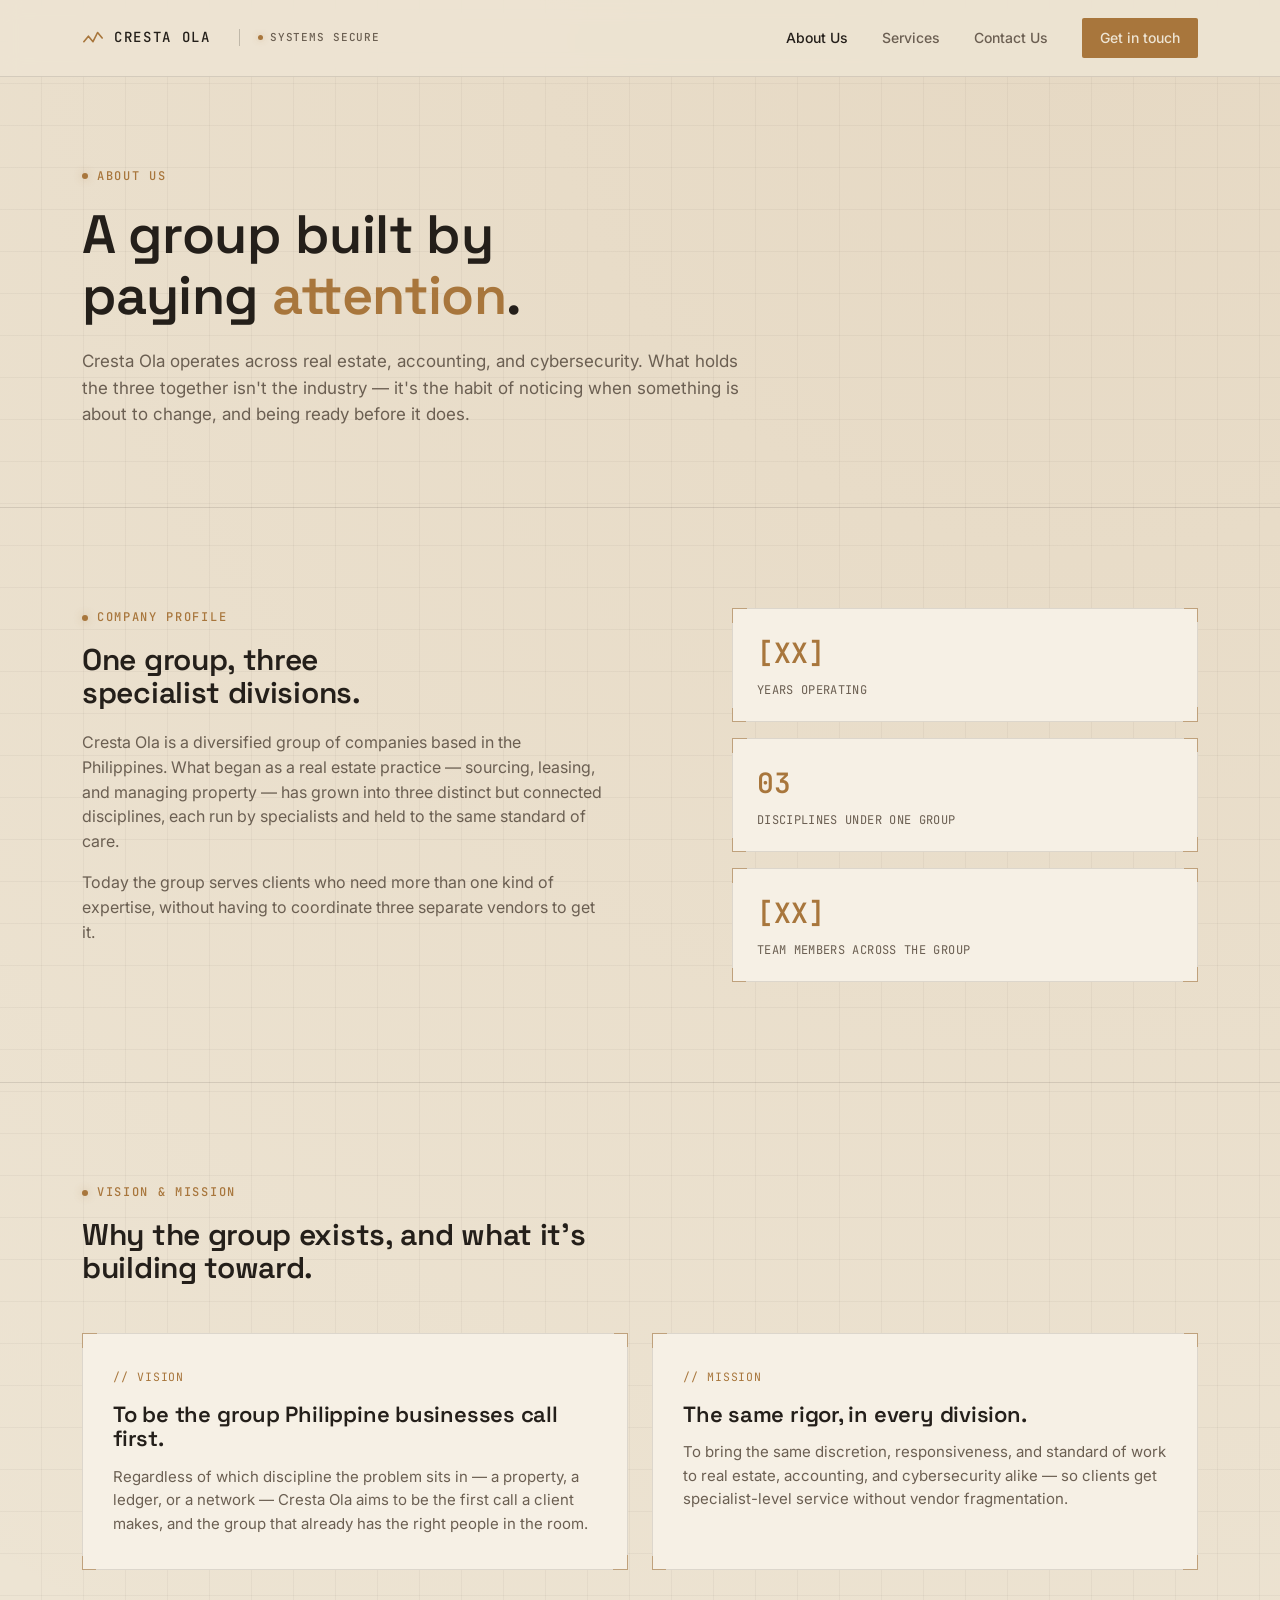
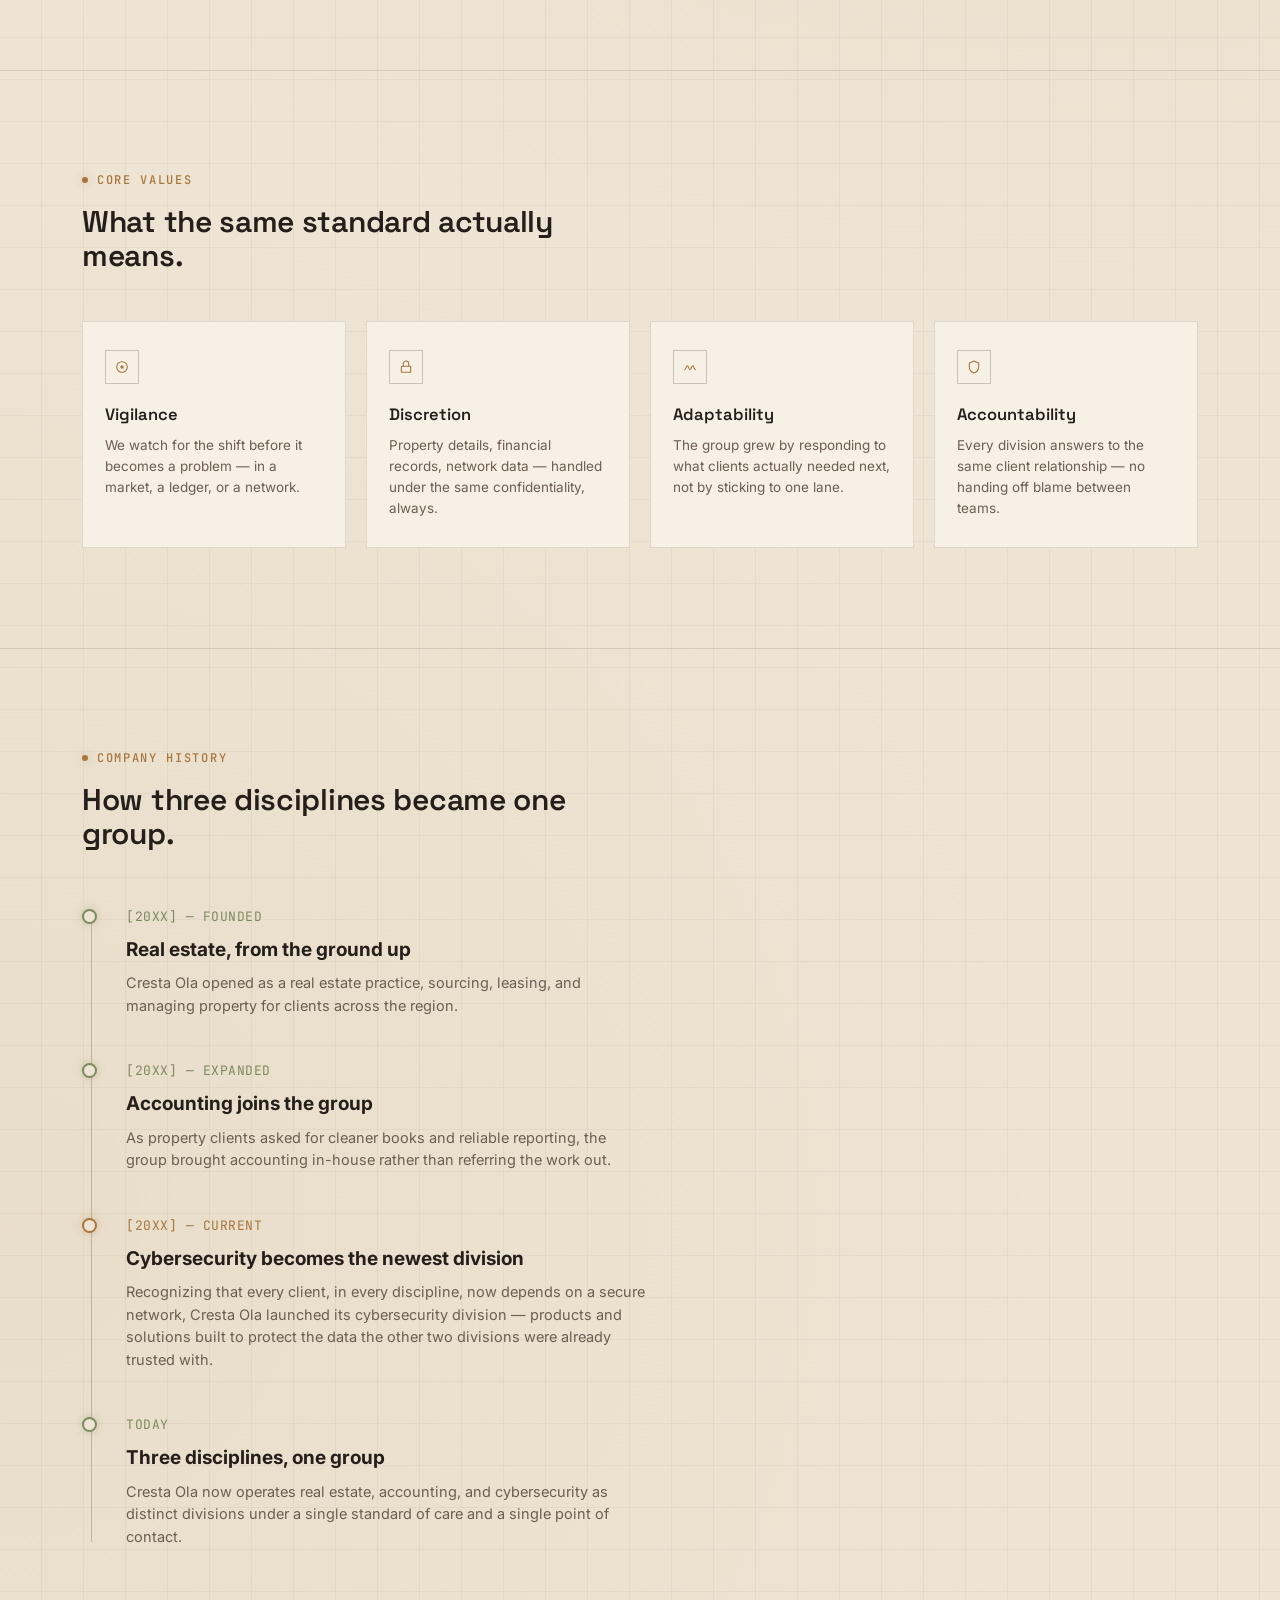
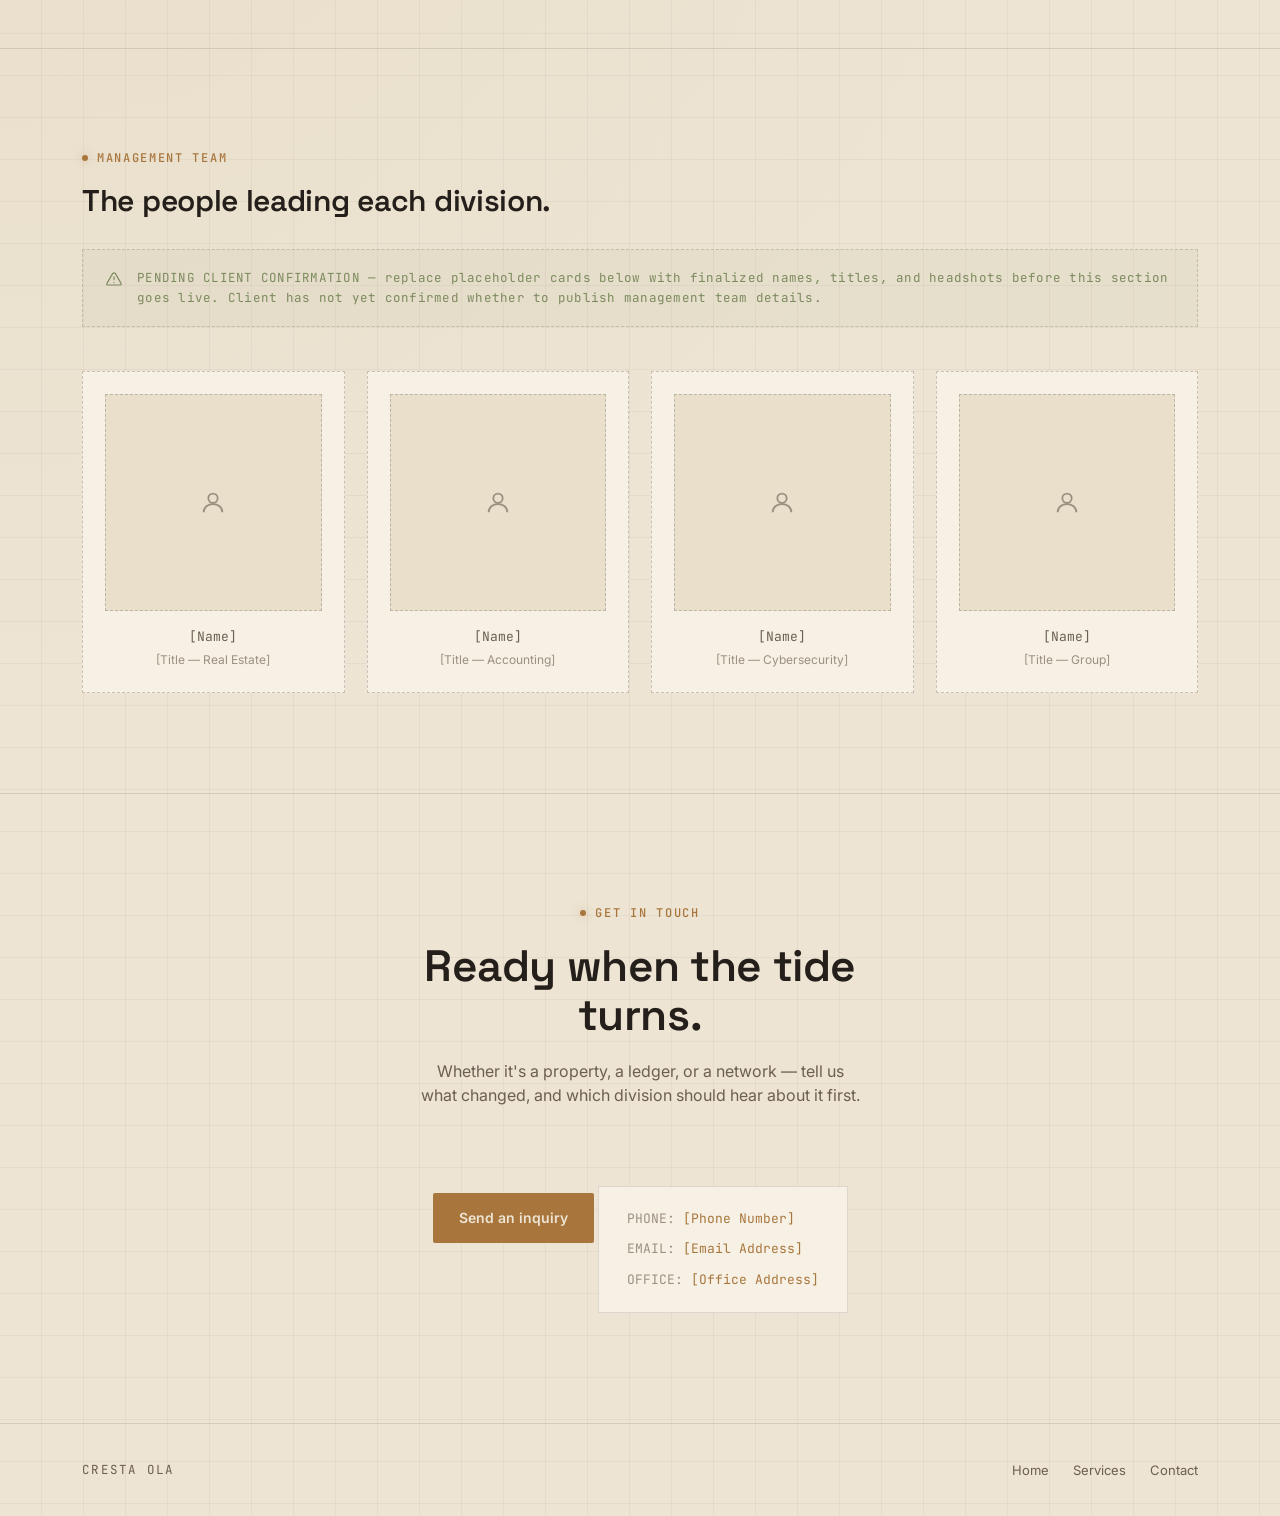
<file: cresta-ola-about.html>
<!DOCTYPE html>
<html lang="en">
<head>
<meta charset="UTF-8">
<meta name="viewport" content="width=device-width, initial-scale=1.0">
<title>Cresta Ola — About Us</title>
<link rel="preconnect" href="https://fonts.googleapis.com">
<link rel="preconnect" href="https://fonts.gstatic.com" crossorigin>
<link href="https://fonts.googleapis.com/css2?family=JetBrains+Mono:wght@400;500;600&family=Inter:wght@400;500;600;700&family=Space+Grotesk:wght@400;500;600;700&display=swap" rel="stylesheet">
<style>
  :root{
    --bg:#EDE4D3;
    --panel:#F6F0E5;
    --panel-2:#E9DFCB;
    --cyan:#A8763C;
    --cyan-dim:rgba(168,118,60,0.14);
    --cyan-glow:rgba(168,118,60,0.35);
    --amber:#7C8A5E;
    --amber-glow:rgba(124,138,94,0.35);
    --text:#241F1A;
    --text-dim:#6B5F52;
    --text-faint:#9C9080;
    --line:rgba(36,31,26,0.12);
    --line-strong:rgba(36,31,26,0.22);
  }

  *{box-sizing:border-box;margin:0;padding:0;}
  html{scroll-behavior:smooth;}

  body{
    font-family:'Inter',sans-serif;
    background:var(--bg);
    color:var(--text);
    line-height:1.55;
    -webkit-font-smoothing:antialiased;
    background-image:
      radial-gradient(circle at 85% 0%, rgba(168,118,60,0.10), transparent 40%),
      radial-gradient(circle at 0% 60%, rgba(168,118,60,0.06), transparent 35%),
      linear-gradient(rgba(36,31,26,0.045) 1px, transparent 1px),
      linear-gradient(90deg, rgba(36,31,26,0.045) 1px, transparent 1px);
    background-size:auto, auto, 42px 42px, 42px 42px;
    background-position:0 0, 0 0, -1px -1px, -1px -1px;
  }

  a{color:inherit;text-decoration:none;}
  .wrap{max-width:1180px;margin:0 auto;padding:0 32px;}

  .eyebrow{
    font-family:'JetBrains Mono',monospace;font-size:12px;letter-spacing:0.14em;
    text-transform:uppercase;font-weight:500;color:var(--cyan);
    display:flex;align-items:center;gap:9px;
  }
  .eyebrow .dot{
    width:6px;height:6px;border-radius:50%;background:var(--cyan);
    box-shadow:0 0 8px var(--cyan-glow);animation:pulse 2s ease-in-out infinite;flex-shrink:0;
  }
  @keyframes pulse{0%,100%{opacity:1;}50%{opacity:0.35;}}

  h1,h2,h3{font-family:'Space Grotesk',sans-serif;font-weight:600;line-height:1.12;letter-spacing:-0.01em;}
  .accent{color:var(--cyan);}

  .hud{position:relative;}
  .hud::before,.hud::after,.hud .c1,.hud .c2{
    content:'';position:absolute;width:14px;height:14px;border-color:var(--cyan);border-style:solid;opacity:0.55;
  }
  .hud::before{top:-1px;left:-1px;border-width:1.5px 0 0 1.5px;}
  .hud::after{bottom:-1px;right:-1px;border-width:0 1.5px 1.5px 0;}
  .hud .c1{top:-1px;right:-1px;border-width:1.5px 1.5px 0 0;}
  .hud .c2{bottom:-1px;left:-1px;border-width:0 0 1.5px 1.5px;}

  /* NAV */
  header{
    position:sticky;top:0;z-index:50;background:rgba(237,228,211,0.88);
    backdrop-filter:blur(10px);border-bottom:1px solid var(--line);
  }
  nav{display:flex;align-items:center;justify-content:space-between;padding:18px 32px;max-width:1180px;margin:0 auto;}
  .logo{display:flex;align-items:center;gap:10px;font-family:'JetBrains Mono',monospace;font-size:14px;letter-spacing:0.12em;text-transform:uppercase;font-weight:500;color:var(--text);}
  .logo svg{width:22px;height:22px;flex-shrink:0;}
  .status-chip{display:flex;align-items:center;gap:7px;font-family:'JetBrains Mono',monospace;font-size:11px;letter-spacing:0.08em;color:var(--text-dim);margin-left:18px;padding-left:18px;border-left:1px solid var(--line-strong);}
  .status-chip .dot{width:5px;height:5px;border-radius:50%;background:var(--cyan);box-shadow:0 0 6px var(--cyan-glow);animation:pulse 2s ease-in-out infinite;}
  .nav-links{display:flex;gap:34px;align-items:center;}
  .nav-links a{color:var(--text-dim);font-size:14px;font-weight:500;transition:color .2s ease;}
  .nav-links a:hover{color:var(--text);}
  .nav-links a.current{color:var(--text);}
  .nav-cta{background:var(--cyan);color:var(--bg)!important;padding:9px 18px;border-radius:2px;font-size:13px;font-weight:600;transition:box-shadow .2s ease;}
  .nav-cta:hover{box-shadow:0 0 18px var(--cyan-glow);}
  .menu-toggle{display:none;background:none;border:none;color:var(--text);font-size:22px;cursor:pointer;}

  /* PAGE HERO */
  .page-hero{padding:90px 0 80px;border-bottom:1px solid var(--line);}
  .page-hero h1{font-size:clamp(34px,5vw,54px);max-width:16ch;margin:20px 0 22px;}
  .page-hero p{font-size:17px;color:var(--text-dim);max-width:60ch;}

  /* PROFILE */
  .profile{padding:100px 0;border-bottom:1px solid var(--line);}
  .profile .wrap{display:grid;grid-template-columns:1.1fr 0.9fr;gap:80px;align-items:start;}
  .profile h2{font-size:30px;margin:16px 0 20px;max-width:16ch;}
  .profile p{color:var(--text-dim);font-size:16px;margin-bottom:16px;max-width:52ch;}
  .stats{display:flex;flex-direction:column;gap:16px;}
  .stat{position:relative;padding:22px 24px;background:var(--panel);border:1px solid var(--line);}
  .stat .num{font-family:'JetBrains Mono',monospace;font-size:28px;color:var(--cyan);font-weight:600;}
  .stat .label{font-size:12px;color:var(--text-dim);margin-top:6px;font-family:'JetBrains Mono',monospace;letter-spacing:0.03em;}

  /* VISION / MISSION */
  .vm{padding:100px 0;border-bottom:1px solid var(--line);}
  .vm-head{max-width:56ch;margin-bottom:48px;}
  .vm-head h2{font-size:30px;margin-top:16px;}
  .vm-grid{display:grid;grid-template-columns:1fr 1fr;gap:24px;}
  .vm-card{position:relative;background:var(--panel);border:1px solid var(--line);padding:34px 30px;}
  .vm-card .tag{font-family:'JetBrains Mono',monospace;font-size:11.5px;letter-spacing:0.08em;color:var(--cyan);margin-bottom:16px;display:block;text-transform:uppercase;}
  .vm-card h3{font-size:22px;margin-bottom:14px;}
  .vm-card p{color:var(--text-dim);font-size:15px;}

  /* CORE VALUES */
  .values{padding:100px 0;border-bottom:1px solid var(--line);}
  .values-head{max-width:56ch;margin-bottom:48px;}
  .values-head h2{font-size:30px;margin-top:16px;}
  .value-grid{display:grid;grid-template-columns:repeat(4,1fr);gap:20px;}
  .value-card{background:var(--panel);border:1px solid var(--line);padding:28px 22px;transition:border-color .2s ease;}
  .value-card:hover{border-color:var(--line-strong);}
  .value-card .node{width:34px;height:34px;border:1px solid var(--line-strong);display:flex;align-items:center;justify-content:center;margin-bottom:18px;}
  .value-card .node svg{width:16px;height:16px;color:var(--cyan);}
  .value-card h4{font-size:16.5px;font-weight:600;margin-bottom:8px;font-family:'Space Grotesk',sans-serif;}
  .value-card p{font-size:13.5px;color:var(--text-dim);}

  /* HISTORY */
  .history{padding:100px 0;border-bottom:1px solid var(--line);}
  .history-head{max-width:56ch;margin-bottom:56px;}
  .history-head h2{font-size:30px;margin-top:16px;}
  .history-timeline{position:relative;padding-left:44px;max-width:70ch;}
  .history-timeline::before{content:'';position:absolute;left:9px;top:6px;bottom:6px;width:1px;background:var(--line-strong);}
  .history-item{position:relative;padding-bottom:44px;}
  .history-item:last-child{padding-bottom:0;}
  .history-item::before{
    content:'';position:absolute;left:-44px;top:2px;width:11px;height:11px;
    border:2px solid var(--amber);background:var(--bg);border-radius:50%;box-shadow:0 0 8px var(--amber-glow);
  }
  .history-item.current::before{border-color:var(--cyan);box-shadow:0 0 8px var(--cyan-glow);}
  .history-item .year{font-family:'JetBrains Mono',monospace;color:var(--amber);font-size:13px;margin-bottom:8px;letter-spacing:0.04em;}
  .history-item.current .year{color:var(--cyan);}
  .history-item h4{font-size:19px;margin-bottom:8px;}
  .history-item p{color:var(--text-dim);font-size:14.5px;max-width:58ch;}

  /* MANAGEMENT TEAM */
  .team{padding:100px 0;border-bottom:1px solid var(--line);}
  .team-head{max-width:60ch;margin-bottom:32px;}
  .team-head h2{font-size:30px;margin-top:16px;}
  .notice{
    display:flex;align-items:flex-start;gap:14px;
    background:rgba(124,138,94,0.06);border:1px dashed rgba(124,138,94,0.35);
    padding:18px 22px;margin-bottom:44px;
  }
  .notice svg{width:18px;height:18px;color:var(--amber);flex-shrink:0;margin-top:2px;}
  .notice p{font-family:'JetBrains Mono',monospace;font-size:12.5px;color:var(--amber);letter-spacing:0.02em;line-height:1.6;}
  .team-grid{display:grid;grid-template-columns:repeat(4,1fr);gap:22px;}
  .team-card{background:var(--panel);border:1px dashed var(--line-strong);padding:22px;text-align:center;}
  .avatar-placeholder{
    width:100%;aspect-ratio:1;background:var(--panel-2);border:1px dashed var(--line-strong);
    display:flex;align-items:center;justify-content:center;margin-bottom:16px;
  }
  .avatar-placeholder svg{width:28px;height:28px;color:var(--text-faint);}
  .team-card .name{font-family:'JetBrains Mono',monospace;font-size:13px;color:var(--text-dim);margin-bottom:4px;}
  .team-card .role{font-size:12px;color:var(--text-faint);}

  /* CTA */
  .cta-band{padding:110px 0;text-align:center;}
  .cta-band .eyebrow{justify-content:center;margin-bottom:20px;}
  .cta-band h2{font-size:clamp(30px,4.2vw,44px);max-width:18ch;margin:0 auto 18px;}
  .cta-band p{color:var(--text-dim);max-width:44ch;margin:0 auto 34px;font-size:16px;}
  .btn-primary{background:var(--cyan);color:var(--bg);padding:14px 26px;border-radius:2px;font-weight:600;font-size:14px;display:inline-block;transition:box-shadow .2s ease;font-family:'Inter',sans-serif;}
  .btn-primary:hover{box-shadow:0 0 22px var(--cyan-glow);}
  .contact-strip{display:inline-flex;flex-direction:column;gap:10px;margin-top:44px;text-align:left;font-family:'JetBrains Mono',monospace;font-size:13px;color:var(--text-dim);background:var(--panel);border:1px solid var(--line);padding:22px 28px;}
  .contact-strip .k{color:var(--text-faint);}
  .contact-strip .v{color:var(--cyan);}

  /* FOOTER */
  footer{padding:36px 0;border-top:1px solid var(--line);}
  footer .wrap{display:flex;justify-content:space-between;align-items:center;flex-wrap:wrap;gap:16px;}
  .footer-logo{font-family:'JetBrains Mono',monospace;font-size:12.5px;letter-spacing:0.1em;text-transform:uppercase;color:var(--text-dim);}
  .footer-links{display:flex;gap:24px;font-size:13px;color:var(--text-dim);}
  .footer-links a:hover{color:var(--text);}

  @media (max-width: 860px){
    .nav-links{position:fixed;top:64px;left:0;right:0;background:var(--bg);flex-direction:column;padding:24px 32px;gap:22px;transform:translateY(-120%);transition:transform .25s ease;border-bottom:1px solid var(--line);}
    .nav-links.open{transform:translateY(0);}
    .menu-toggle{display:block;}
    .status-chip{display:none;}
    .profile .wrap{grid-template-columns:1fr;gap:40px;}
    .vm-grid{grid-template-columns:1fr;}
    .value-grid{grid-template-columns:1fr 1fr;}
    .team-grid{grid-template-columns:1fr 1fr;}
  }
  @media (max-width: 520px){
    .value-grid{grid-template-columns:1fr;}
    .team-grid{grid-template-columns:1fr;}
  }
  @media (prefers-reduced-motion: reduce){
    .eyebrow .dot,.status-chip .dot{animation:none;}
  }
</style>
</head>
<body>

<header>
  <nav>
    <a href="index.html" class="logo">
      <svg viewBox="0 0 24 24" fill="none" xmlns="http://www.w3.org/2000/svg">
        <path d="M2 16L7 10L12 16L17 6L22 12" stroke="#A8763C" stroke-width="1.8" stroke-linecap="round" stroke-linejoin="round"/>
      </svg>
      Cresta Ola
      <span class="status-chip"><span class="dot"></span>SYSTEMS SECURE</span>
    </a>
    <div class="nav-links" id="navLinks">
      <a href="about.html" class="current">About Us</a>
      <a href="services.html">Services</a>
      <a href="contact.html">Contact Us</a>
      <a href="contact.html" class="nav-cta">Get in touch</a>
    </div>
    <button class="menu-toggle" id="menuToggle" aria-label="Toggle menu">&#9776;</button>
  </nav>
</header>

<section class="page-hero">
  <div class="wrap">
    <div class="eyebrow"><span class="dot"></span>About Us</div>
    <h1>A group built by paying <span class="accent">attention</span>.</h1>
    <p>Cresta Ola operates across real estate, accounting, and cybersecurity. What holds the three together isn't the industry — it's the habit of noticing when something is about to change, and being ready before it does.</p>
  </div>
</section>

<section class="profile">
  <div class="wrap">
    <div>
      <div class="eyebrow"><span class="dot"></span>Company profile</div>
      <h2>One group, three specialist divisions.</h2>
      <p>Cresta Ola is a diversified group of companies based in the Philippines. What began as a real estate practice — sourcing, leasing, and managing property — has grown into three distinct but connected disciplines, each run by specialists and held to the same standard of care.</p>
      <p>Today the group serves clients who need more than one kind of expertise, without having to coordinate three separate vendors to get it.</p>
    </div>
    <div class="stats">
      <div class="stat hud"><span class="c1"></span><span class="c2"></span>
        <div class="num">[XX]</div>
        <div class="label">YEARS OPERATING</div>
      </div>
      <div class="stat hud"><span class="c1"></span><span class="c2"></span>
        <div class="num">03</div>
        <div class="label">DISCIPLINES UNDER ONE GROUP</div>
      </div>
      <div class="stat hud"><span class="c1"></span><span class="c2"></span>
        <div class="num">[XX]</div>
        <div class="label">TEAM MEMBERS ACROSS THE GROUP</div>
      </div>
    </div>
  </div>
</section>

<section class="vm">
  <div class="wrap">
    <div class="vm-head">
      <div class="eyebrow"><span class="dot"></span>Vision &amp; mission</div>
      <h2>Why the group exists, and what it's building toward.</h2>
    </div>
    <div class="vm-grid">
      <div class="vm-card hud"><span class="c1"></span><span class="c2"></span>
        <span class="tag">// Vision</span>
        <h3>To be the group Philippine businesses call first.</h3>
        <p>Regardless of which discipline the problem sits in — a property, a ledger, or a network — Cresta Ola aims to be the first call a client makes, and the group that already has the right people in the room.</p>
      </div>
      <div class="vm-card hud"><span class="c1"></span><span class="c2"></span>
        <span class="tag">// Mission</span>
        <h3>The same rigor, in every division.</h3>
        <p>To bring the same discretion, responsiveness, and standard of work to real estate, accounting, and cybersecurity alike — so clients get specialist-level service without vendor fragmentation.</p>
      </div>
    </div>
  </div>
</section>

<section class="values">
  <div class="wrap">
    <div class="values-head">
      <div class="eyebrow"><span class="dot"></span>Core values</div>
      <h2>What the same standard actually means.</h2>
    </div>
    <div class="value-grid">
      <div class="value-card">
        <div class="node"><svg viewBox="0 0 24 24" fill="none"><circle cx="12" cy="12" r="8" stroke="currentColor" stroke-width="1.6"/><circle cx="12" cy="12" r="2.5" fill="currentColor"/></svg></div>
        <h4>Vigilance</h4>
        <p>We watch for the shift before it becomes a problem — in a market, a ledger, or a network.</p>
      </div>
      <div class="value-card">
        <div class="node"><svg viewBox="0 0 24 24" fill="none"><rect x="5" y="11" width="14" height="9" rx="1" stroke="currentColor" stroke-width="1.6"/><path d="M8 11V7a4 4 0 0 1 8 0v4" stroke="currentColor" stroke-width="1.6"/></svg></div>
        <h4>Discretion</h4>
        <p>Property details, financial records, network data — handled under the same confidentiality, always.</p>
      </div>
      <div class="value-card">
        <div class="node"><svg viewBox="0 0 24 24" fill="none"><path d="M4 16c2 0 2-6 4-6s2 6 4 6 2-6 4-6 2 6 4 6" stroke="currentColor" stroke-width="1.6" stroke-linecap="round"/></svg></div>
        <h4>Adaptability</h4>
        <p>The group grew by responding to what clients actually needed next, not by sticking to one lane.</p>
      </div>
      <div class="value-card">
        <div class="node"><svg viewBox="0 0 24 24" fill="none"><path d="M12 3l7 3v6c0 4.5-3 7.5-7 9-4-1.5-7-4.5-7-9V6l7-3z" stroke="currentColor" stroke-width="1.6" stroke-linejoin="round"/></svg></div>
        <h4>Accountability</h4>
        <p>Every division answers to the same client relationship — no handing off blame between teams.</p>
      </div>
    </div>
  </div>
</section>

<section class="history">
  <div class="wrap">
    <div class="history-head">
      <div class="eyebrow"><span class="dot"></span>Company history</div>
      <h2>How three disciplines became one group.</h2>
    </div>
    <div class="history-timeline">
      <div class="history-item">
        <div class="year">[20XX] — FOUNDED</div>
        <h4>Real estate, from the ground up</h4>
        <p>Cresta Ola opened as a real estate practice, sourcing, leasing, and managing property for clients across the region.</p>
      </div>
      <div class="history-item">
        <div class="year">[20XX] — EXPANDED</div>
        <h4>Accounting joins the group</h4>
        <p>As property clients asked for cleaner books and reliable reporting, the group brought accounting in-house rather than referring the work out.</p>
      </div>
      <div class="history-item current">
        <div class="year">[20XX] — CURRENT</div>
        <h4>Cybersecurity becomes the newest division</h4>
        <p>Recognizing that every client, in every discipline, now depends on a secure network, Cresta Ola launched its cybersecurity division — products and solutions built to protect the data the other two divisions were already trusted with.</p>
      </div>
      <div class="history-item">
        <div class="year">TODAY</div>
        <h4>Three disciplines, one group</h4>
        <p>Cresta Ola now operates real estate, accounting, and cybersecurity as distinct divisions under a single standard of care and a single point of contact.</p>
      </div>
    </div>
  </div>
</section>

<section class="team">
  <div class="wrap">
    <div class="team-head">
      <div class="eyebrow"><span class="dot"></span>Management team</div>
      <h2>The people leading each division.</h2>
    </div>
    <div class="notice">
      <svg viewBox="0 0 24 24" fill="none"><path d="M12 9v4M12 16.5h.01M10.3 4.5L2.8 17.5A1.5 1.5 0 0 0 4.1 20h15.8a1.5 1.5 0 0 0 1.3-2.5L13.7 4.5a1.5 1.5 0 0 0-2.6 0z" stroke="currentColor" stroke-width="1.6" stroke-linecap="round" stroke-linejoin="round"/></svg>
      <p>PENDING CLIENT CONFIRMATION — replace placeholder cards below with finalized names, titles, and headshots before this section goes live. Client has not yet confirmed whether to publish management team details.</p>
    </div>
    <div class="team-grid">
      <div class="team-card">
        <div class="avatar-placeholder"><svg viewBox="0 0 24 24" fill="none"><circle cx="12" cy="8" r="4" stroke="currentColor" stroke-width="1.6"/><path d="M4 20c0-4.4 3.6-7 8-7s8 2.6 8 7" stroke="currentColor" stroke-width="1.6"/></svg></div>
        <div class="name">[Name]</div>
        <div class="role">[Title — Real Estate]</div>
      </div>
      <div class="team-card">
        <div class="avatar-placeholder"><svg viewBox="0 0 24 24" fill="none"><circle cx="12" cy="8" r="4" stroke="currentColor" stroke-width="1.6"/><path d="M4 20c0-4.4 3.6-7 8-7s8 2.6 8 7" stroke="currentColor" stroke-width="1.6"/></svg></div>
        <div class="name">[Name]</div>
        <div class="role">[Title — Accounting]</div>
      </div>
      <div class="team-card">
        <div class="avatar-placeholder"><svg viewBox="0 0 24 24" fill="none"><circle cx="12" cy="8" r="4" stroke="currentColor" stroke-width="1.6"/><path d="M4 20c0-4.4 3.6-7 8-7s8 2.6 8 7" stroke="currentColor" stroke-width="1.6"/></svg></div>
        <div class="name">[Name]</div>
        <div class="role">[Title — Cybersecurity]</div>
      </div>
      <div class="team-card">
        <div class="avatar-placeholder"><svg viewBox="0 0 24 24" fill="none"><circle cx="12" cy="8" r="4" stroke="currentColor" stroke-width="1.6"/><path d="M4 20c0-4.4 3.6-7 8-7s8 2.6 8 7" stroke="currentColor" stroke-width="1.6"/></svg></div>
        <div class="name">[Name]</div>
        <div class="role">[Title — Group]</div>
      </div>
    </div>
  </div>
</section>

<section class="cta-band">
  <div class="wrap">
    <div class="eyebrow"><span class="dot"></span>Get in touch</div>
    <h2>Ready when the tide turns.</h2>
    <p>Whether it's a property, a ledger, or a network — tell us what changed, and which division should hear about it first.</p>
    <a href="contact.html" class="btn-primary">Send an inquiry</a>
    <div class="contact-strip">
      <div><span class="k">PHONE:</span> <span class="v">[Phone Number]</span></div>
      <div><span class="k">EMAIL:</span> <span class="v">[Email Address]</span></div>
      <div><span class="k">OFFICE:</span> <span class="v">[Office Address]</span></div>
    </div>
  </div>
</section>

<footer>
  <div class="wrap">
    <div class="footer-logo">Cresta Ola</div>
    <div class="footer-links">
      <a href="index.html">Home</a>
      <a href="services.html">Services</a>
      <a href="contact.html">Contact</a>
    </div>
  </div>
</footer>

<script>
  const toggle = document.getElementById('menuToggle');
  const links = document.getElementById('navLinks');
  toggle.addEventListener('click', () => links.classList.toggle('open'));
</script>

</body>
</html>
</file>
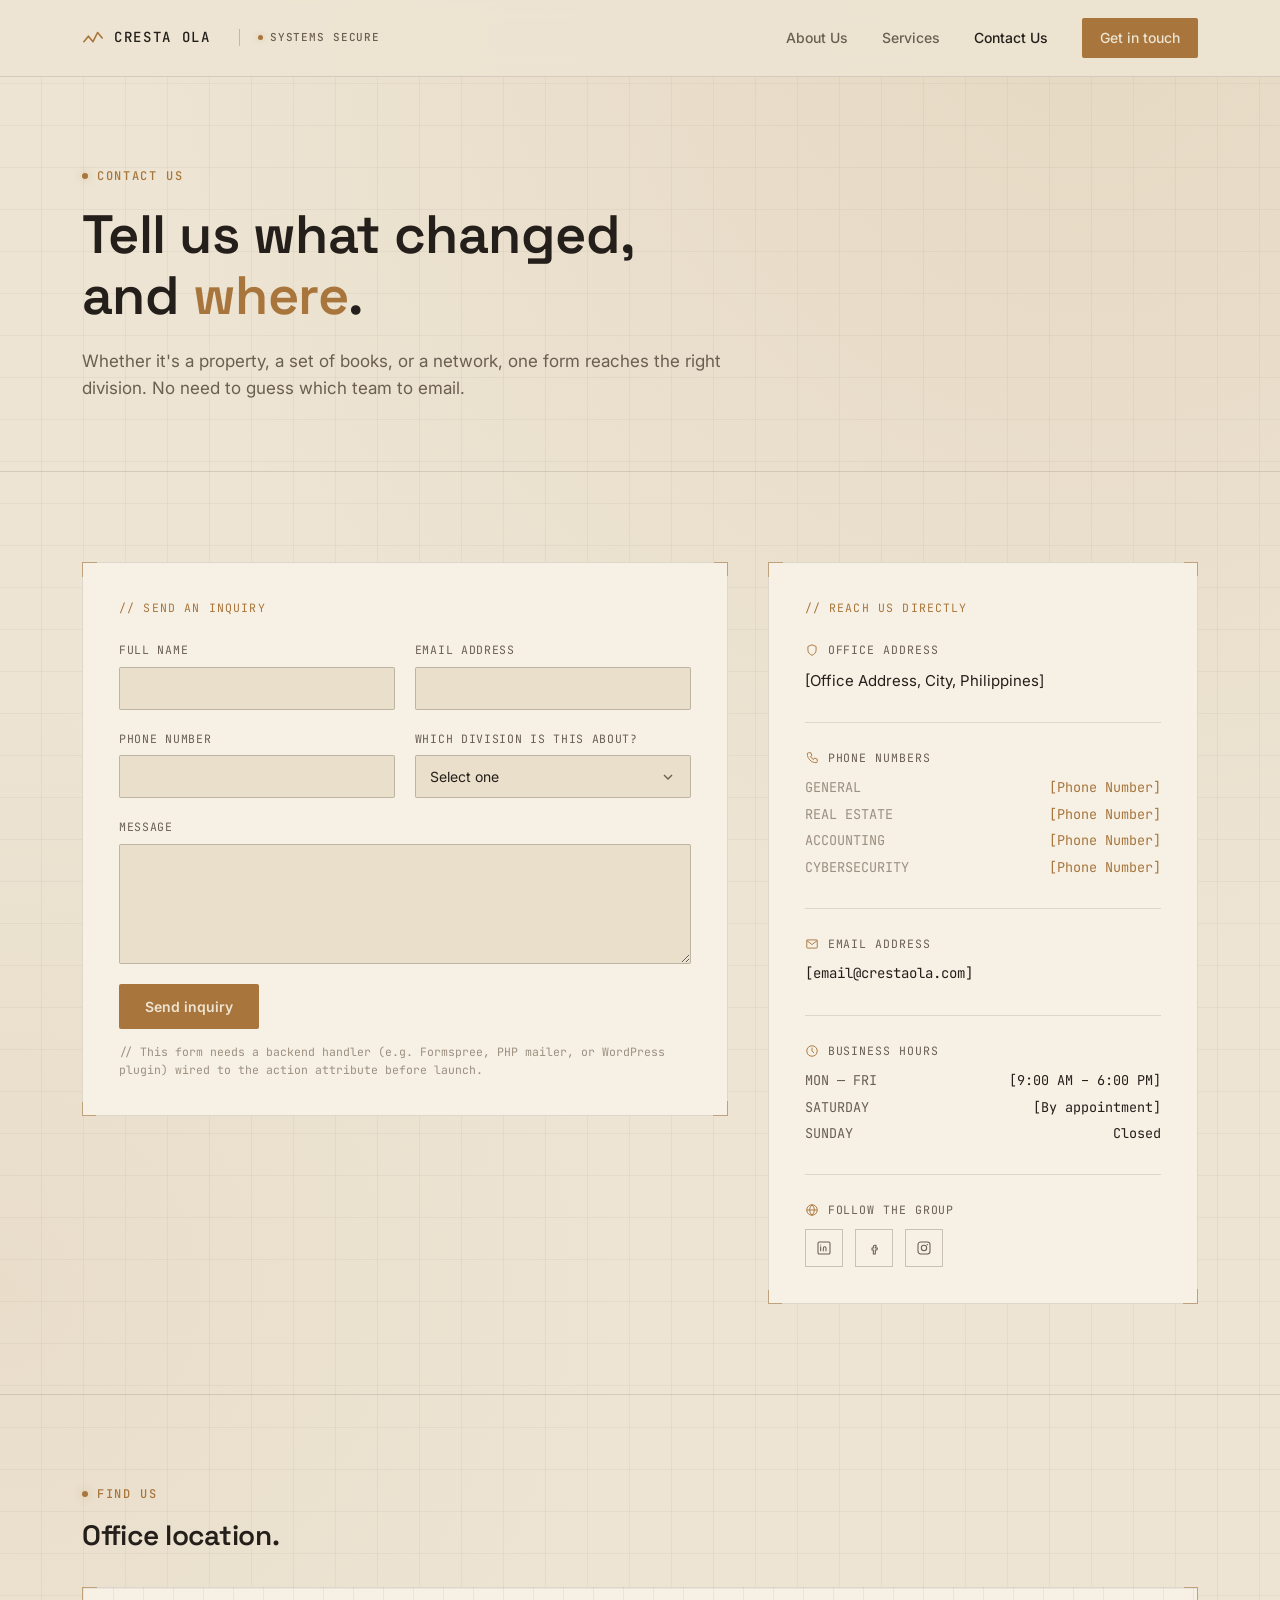
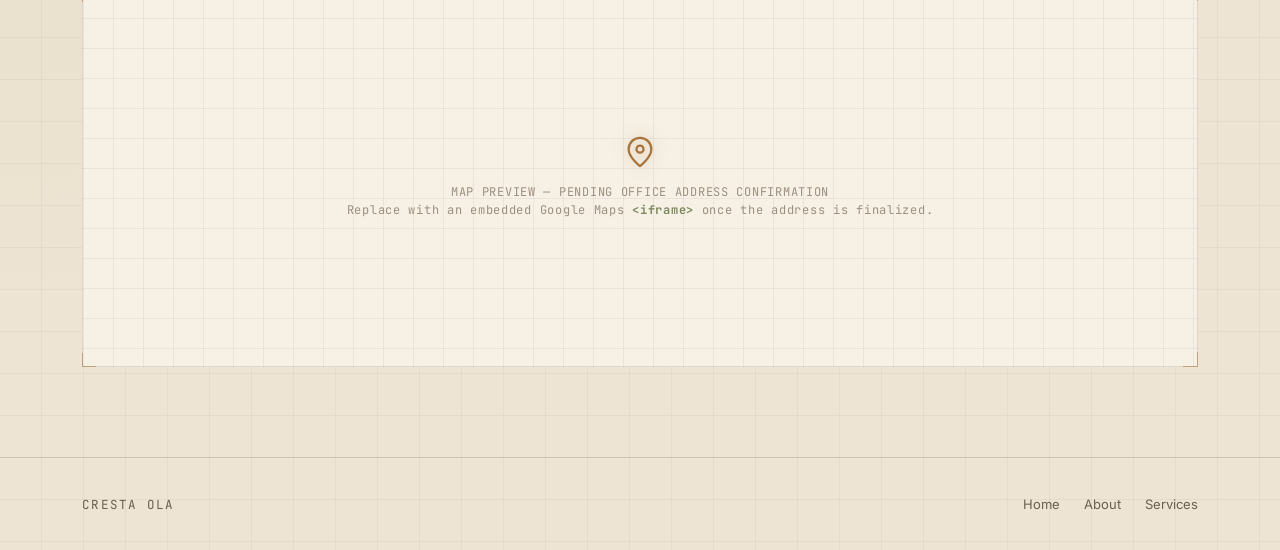
<file: cresta-ola-contact.html>
<!DOCTYPE html>
<html lang="en">
<head>
<meta charset="UTF-8">
<meta name="viewport" content="width=device-width, initial-scale=1.0">
<title>Cresta Ola — Contact Us</title>
<link rel="preconnect" href="https://fonts.googleapis.com">
<link rel="preconnect" href="https://fonts.gstatic.com" crossorigin>
<link href="https://fonts.googleapis.com/css2?family=JetBrains+Mono:wght@400;500;600&family=Inter:wght@400;500;600;700&family=Space+Grotesk:wght@400;500;600;700&display=swap" rel="stylesheet">
<style>
  :root{
    --bg:#EDE4D3;
    --panel:#F6F0E5;
    --panel-2:#E9DFCB;
    --cyan:#A8763C;
    --cyan-dim:rgba(168,118,60,0.14);
    --cyan-glow:rgba(168,118,60,0.35);
    --amber:#7C8A5E;
    --amber-glow:rgba(124,138,94,0.35);
    --text:#241F1A;
    --text-dim:#6B5F52;
    --text-faint:#9C9080;
    --line:rgba(36,31,26,0.12);
    --line-strong:rgba(36,31,26,0.22);
  }

  *{box-sizing:border-box;margin:0;padding:0;}
  html{scroll-behavior:smooth;}

  body{
    font-family:'Inter',sans-serif;
    background:var(--bg);
    color:var(--text);
    line-height:1.55;
    -webkit-font-smoothing:antialiased;
    background-image:
      radial-gradient(circle at 85% 0%, rgba(168,118,60,0.10), transparent 40%),
      radial-gradient(circle at 0% 60%, rgba(168,118,60,0.06), transparent 35%),
      linear-gradient(rgba(36,31,26,0.045) 1px, transparent 1px),
      linear-gradient(90deg, rgba(36,31,26,0.045) 1px, transparent 1px);
    background-size:auto, auto, 42px 42px, 42px 42px;
    background-position:0 0, 0 0, -1px -1px, -1px -1px;
  }

  a{color:inherit;text-decoration:none;}
  .wrap{max-width:1180px;margin:0 auto;padding:0 32px;}

  .eyebrow{
    font-family:'JetBrains Mono',monospace;font-size:12px;letter-spacing:0.14em;
    text-transform:uppercase;font-weight:500;color:var(--cyan);
    display:flex;align-items:center;gap:9px;
  }
  .eyebrow .dot{width:6px;height:6px;border-radius:50%;background:var(--cyan);box-shadow:0 0 8px var(--cyan-glow);animation:pulse 2s ease-in-out infinite;flex-shrink:0;}
  @keyframes pulse{0%,100%{opacity:1;}50%{opacity:0.35;}}

  h1,h2,h3{font-family:'Space Grotesk',sans-serif;font-weight:600;line-height:1.12;letter-spacing:-0.01em;}
  .accent{color:var(--cyan);}

  .hud{position:relative;}
  .hud::before,.hud::after,.hud .c1,.hud .c2{content:'';position:absolute;width:14px;height:14px;border-color:var(--cyan);border-style:solid;opacity:0.55;}
  .hud::before{top:-1px;left:-1px;border-width:1.5px 0 0 1.5px;}
  .hud::after{bottom:-1px;right:-1px;border-width:0 1.5px 1.5px 0;}
  .hud .c1{top:-1px;right:-1px;border-width:1.5px 1.5px 0 0;}
  .hud .c2{bottom:-1px;left:-1px;border-width:0 0 1.5px 1.5px;}

  /* NAV */
  header{position:sticky;top:0;z-index:50;background:rgba(237,228,211,0.88);backdrop-filter:blur(10px);border-bottom:1px solid var(--line);}
  nav{display:flex;align-items:center;justify-content:space-between;padding:18px 32px;max-width:1180px;margin:0 auto;}
  .logo{display:flex;align-items:center;gap:10px;font-family:'JetBrains Mono',monospace;font-size:14px;letter-spacing:0.12em;text-transform:uppercase;font-weight:500;color:var(--text);}
  .logo svg{width:22px;height:22px;flex-shrink:0;}
  .status-chip{display:flex;align-items:center;gap:7px;font-family:'JetBrains Mono',monospace;font-size:11px;letter-spacing:0.08em;color:var(--text-dim);margin-left:18px;padding-left:18px;border-left:1px solid var(--line-strong);}
  .status-chip .dot{width:5px;height:5px;border-radius:50%;background:var(--cyan);box-shadow:0 0 6px var(--cyan-glow);animation:pulse 2s ease-in-out infinite;}
  .nav-links{display:flex;gap:34px;align-items:center;}
  .nav-links a{color:var(--text-dim);font-size:14px;font-weight:500;transition:color .2s ease;}
  .nav-links a:hover{color:var(--text);}
  .nav-links a.current{color:var(--text);}
  .nav-cta{background:var(--cyan);color:var(--bg)!important;padding:9px 18px;border-radius:2px;font-size:13px;font-weight:600;transition:box-shadow .2s ease;}
  .nav-cta:hover{box-shadow:0 0 18px var(--cyan-glow);}
  .menu-toggle{display:none;background:none;border:none;color:var(--text);font-size:22px;cursor:pointer;}

  /* PAGE HERO */
  .page-hero{padding:90px 0 70px;border-bottom:1px solid var(--line);}
  .page-hero h1{font-size:clamp(34px,5vw,54px);max-width:16ch;margin:20px 0 22px;}
  .page-hero p{font-size:17px;color:var(--text-dim);max-width:60ch;}

  /* MAIN GRID: form + info */
  .contact-main{padding:90px 0;border-bottom:1px solid var(--line);}
  .contact-grid{display:grid;grid-template-columns:1.2fr 0.8fr;gap:40px;align-items:start;}

  .panel{background:var(--panel);border:1px solid var(--line);padding:36px;}
  .panel-label{font-family:'JetBrains Mono',monospace;font-size:11.5px;letter-spacing:0.1em;text-transform:uppercase;color:var(--cyan);margin-bottom:24px;display:block;}

  form{display:flex;flex-direction:column;gap:20px;}
  .form-row{display:grid;grid-template-columns:1fr 1fr;gap:20px;}
  .field{display:flex;flex-direction:column;gap:8px;}
  .field label{font-family:'JetBrains Mono',monospace;font-size:11.5px;letter-spacing:0.06em;text-transform:uppercase;color:var(--text-dim);}
  .field input,.field select,.field textarea{
    background:var(--panel-2);border:1px solid var(--line-strong);color:var(--text);
    padding:12px 14px;font-family:'Inter',sans-serif;font-size:14px;border-radius:2px;
    outline:none;transition:border-color .2s ease, box-shadow .2s ease;
  }
  .field input:focus,.field select:focus,.field textarea:focus{
    border-color:var(--cyan);box-shadow:0 0 0 3px var(--cyan-dim);
  }
  .field textarea{resize:vertical;min-height:120px;font-family:'Inter',sans-serif;}
  .field select{appearance:none;background-image:url("data:image/svg+xml,%3Csvg xmlns='http://www.w3.org/2000/svg' viewBox='0 0 24 24' fill='none' stroke='%236B5F52' stroke-width='2'%3E%3Cpath d='M6 9l6 6 6-6'/%3E%3C/svg%3E");background-repeat:no-repeat;background-position:right 14px center;background-size:16px;}
  .submit-btn{
    background:var(--cyan);color:var(--bg);border:none;padding:14px 26px;font-weight:600;
    font-size:14px;border-radius:2px;cursor:pointer;font-family:'Inter',sans-serif;
    transition:box-shadow .2s ease;align-self:flex-start;
  }
  .submit-btn:hover{box-shadow:0 0 22px var(--cyan-glow);}
  .form-note{font-family:'JetBrains Mono',monospace;font-size:11.5px;color:var(--text-faint);margin-top:-6px;}

  .info-block{margin-bottom:30px;}
  .info-block:last-child{margin-bottom:0;}
  .info-block .ib-label{display:flex;align-items:center;gap:9px;font-family:'JetBrains Mono',monospace;font-size:11.5px;letter-spacing:0.08em;text-transform:uppercase;color:var(--text-dim);margin-bottom:10px;}
  .info-block .ib-label svg{width:14px;height:14px;color:var(--cyan);}
  .info-block .ib-value{font-size:15px;color:var(--text);}
  .info-block .ib-value.mono{font-family:'JetBrains Mono',monospace;font-size:14px;}
  .phone-list{display:flex;flex-direction:column;gap:6px;}
  .phone-list .row{display:flex;justify-content:space-between;gap:16px;font-family:'JetBrains Mono',monospace;font-size:13.5px;}
  .phone-list .row .k{color:var(--text-faint);}
  .phone-list .row .v{color:var(--cyan);}
  .hours-table{display:flex;flex-direction:column;gap:6px;font-family:'JetBrains Mono',monospace;font-size:13.5px;}
  .hours-table .row{display:flex;justify-content:space-between;}
  .hours-table .row .k{color:var(--text-dim);}
  .hours-table .row .v{color:var(--text);}
  .divider{height:1px;background:var(--line);margin:26px 0;}

  .social-row{display:flex;gap:12px;}
  .social-row a{
    width:38px;height:38px;border:1px solid var(--line-strong);display:flex;align-items:center;
    justify-content:center;transition:border-color .2s ease, color .2s ease;color:var(--text-dim);
  }
  .social-row a:hover{border-color:var(--cyan);color:var(--cyan);}
  .social-row svg{width:16px;height:16px;}

  /* MAP */
  .map-section{padding:90px 0;}
  .map-head{max-width:56ch;margin-bottom:36px;}
  .map-head h2{font-size:28px;margin-top:16px;}
  .map-frame{
    position:relative;height:380px;background:var(--panel);border:1px solid var(--line);
    background-image:
      linear-gradient(rgba(36,31,26,0.06) 1px, transparent 1px),
      linear-gradient(90deg, rgba(36,31,26,0.06) 1px, transparent 1px);
    background-size:30px 30px;
    display:flex;align-items:center;justify-content:center;flex-direction:column;gap:14px;
  }
  .map-frame .pin{width:34px;height:34px;color:var(--cyan);filter:drop-shadow(0 0 8px var(--cyan-glow));}
  .map-frame .readout{font-family:'JetBrains Mono',monospace;font-size:12px;color:var(--text-faint);letter-spacing:0.06em;text-align:center;}
  .map-frame .readout strong{color:var(--amber);}

  /* CTA/footer reuse */
  footer{padding:36px 0;border-top:1px solid var(--line);}
  footer .wrap{display:flex;justify-content:space-between;align-items:center;flex-wrap:wrap;gap:16px;}
  .footer-logo{font-family:'JetBrains Mono',monospace;font-size:12.5px;letter-spacing:0.1em;text-transform:uppercase;color:var(--text-dim);}
  .footer-links{display:flex;gap:24px;font-size:13px;color:var(--text-dim);}
  .footer-links a:hover{color:var(--text);}

  @media (max-width: 900px){
    .contact-grid{grid-template-columns:1fr;}
  }
  @media (max-width: 860px){
    .nav-links{position:fixed;top:64px;left:0;right:0;background:var(--bg);flex-direction:column;padding:24px 32px;gap:22px;transform:translateY(-120%);transition:transform .25s ease;border-bottom:1px solid var(--line);}
    .nav-links.open{transform:translateY(0);}
    .menu-toggle{display:block;}
    .status-chip{display:none;}
    .form-row{grid-template-columns:1fr;}
    .panel{padding:26px;}
  }
  @media (prefers-reduced-motion: reduce){
    .eyebrow .dot,.status-chip .dot{animation:none;}
  }
</style>
</head>
<body>

<header>
  <nav>
    <a href="index.html" class="logo">
      <svg viewBox="0 0 24 24" fill="none" xmlns="http://www.w3.org/2000/svg">
        <path d="M2 16L7 10L12 16L17 6L22 12" stroke="#A8763C" stroke-width="1.8" stroke-linecap="round" stroke-linejoin="round"/>
      </svg>
      Cresta Ola
      <span class="status-chip"><span class="dot"></span>SYSTEMS SECURE</span>
    </a>
    <div class="nav-links" id="navLinks">
      <a href="about.html">About Us</a>
      <a href="services.html">Services</a>
      <a href="contact.html" class="current">Contact Us</a>
      <a href="contact.html" class="nav-cta">Get in touch</a>
    </div>
    <button class="menu-toggle" id="menuToggle" aria-label="Toggle menu">&#9776;</button>
  </nav>
</header>

<section class="page-hero">
  <div class="wrap">
    <div class="eyebrow"><span class="dot"></span>Contact Us</div>
    <h1>Tell us what changed, and <span class="accent">where</span>.</h1>
    <p>Whether it's a property, a set of books, or a network, one form reaches the right division. No need to guess which team to email.</p>
  </div>
</section>

<section class="contact-main">
  <div class="wrap">
    <div class="contact-grid">

      <div class="panel hud">
        <span class="c1"></span><span class="c2"></span>
        <span class="panel-label">// Send an inquiry</span>
        <form action="#" method="POST">
          <div class="form-row">
            <div class="field">
              <label for="name">Full name</label>
              <input type="text" id="name" name="name" required>
            </div>
            <div class="field">
              <label for="email">Email address</label>
              <input type="email" id="email" name="email" required>
            </div>
          </div>
          <div class="form-row">
            <div class="field">
              <label for="phone">Phone number</label>
              <input type="tel" id="phone" name="phone">
            </div>
            <div class="field">
              <label for="division">Which division is this about?</label>
              <select id="division" name="division" required>
                <option value="" disabled selected>Select one</option>
                <option value="real-estate">Real Estate</option>
                <option value="accounting">Accounting</option>
                <option value="cybersecurity">Cybersecurity</option>
                <option value="general">General / not sure</option>
              </select>
            </div>
          </div>
          <div class="field">
            <label for="message">Message</label>
            <textarea id="message" name="message" required></textarea>
          </div>
          <button type="submit" class="submit-btn">Send inquiry</button>
          <div class="form-note">// This form needs a backend handler (e.g. Formspree, PHP mailer, or WordPress plugin) wired to the action attribute before launch.</div>
        </form>
      </div>

      <div class="panel hud">
        <span class="c1"></span><span class="c2"></span>
        <span class="panel-label">// Reach us directly</span>

        <div class="info-block">
          <div class="ib-label">
            <svg viewBox="0 0 24 24" fill="none"><path d="M12 3l7 3v6c0 4.5-3 7.5-7 9-4-1.5-7-4.5-7-9V6l7-3z" stroke="currentColor" stroke-width="1.6" stroke-linejoin="round"/></svg>
            Office address
          </div>
          <div class="ib-value">[Office Address, City, Philippines]</div>
        </div>

        <div class="divider"></div>

        <div class="info-block">
          <div class="ib-label">
            <svg viewBox="0 0 24 24" fill="none"><path d="M6 3h4l2 5-2.5 1.5a11 11 0 0 0 5 5L16 12l5 2v4a2 2 0 0 1-2 2C11 20 4 13 4 5a2 2 0 0 1 2-2z" stroke="currentColor" stroke-width="1.6" stroke-linejoin="round"/></svg>
            Phone numbers
          </div>
          <div class="phone-list">
            <div class="row"><span class="k">GENERAL</span><span class="v">[Phone Number]</span></div>
            <div class="row"><span class="k">REAL ESTATE</span><span class="v">[Phone Number]</span></div>
            <div class="row"><span class="k">ACCOUNTING</span><span class="v">[Phone Number]</span></div>
            <div class="row"><span class="k">CYBERSECURITY</span><span class="v">[Phone Number]</span></div>
          </div>
        </div>

        <div class="divider"></div>

        <div class="info-block">
          <div class="ib-label">
            <svg viewBox="0 0 24 24" fill="none"><rect x="3" y="5" width="18" height="14" rx="1" stroke="currentColor" stroke-width="1.6"/><path d="M3 6l9 7 9-7" stroke="currentColor" stroke-width="1.6"/></svg>
            Email address
          </div>
          <div class="ib-value mono">[email@crestaola.com]</div>
        </div>

        <div class="divider"></div>

        <div class="info-block">
          <div class="ib-label">
            <svg viewBox="0 0 24 24" fill="none"><circle cx="12" cy="12" r="9" stroke="currentColor" stroke-width="1.6"/><path d="M12 7v5l3 3" stroke="currentColor" stroke-width="1.6" stroke-linecap="round"/></svg>
            Business hours
          </div>
          <div class="hours-table">
            <div class="row"><span class="k">MON — FRI</span><span class="v">[9:00 AM – 6:00 PM]</span></div>
            <div class="row"><span class="k">SATURDAY</span><span class="v">[By appointment]</span></div>
            <div class="row"><span class="k">SUNDAY</span><span class="v">Closed</span></div>
          </div>
        </div>

        <div class="divider"></div>

        <div class="info-block">
          <div class="ib-label">
            <svg viewBox="0 0 24 24" fill="none"><circle cx="12" cy="12" r="9" stroke="currentColor" stroke-width="1.6"/><path d="M12 3a12 12 0 0 1 0 18M12 3a12 12 0 0 0 0 18M3 12h18" stroke="currentColor" stroke-width="1.6"/></svg>
            Follow the group
          </div>
          <div class="social-row">
            <a href="#" aria-label="LinkedIn"><svg viewBox="0 0 24 24" fill="none"><rect x="3" y="3" width="18" height="18" rx="2" stroke="currentColor" stroke-width="1.6"/><path d="M7 10v6M7 7.5v.01M11 16v-4a2 2 0 0 1 4 0v4M11 12v4" stroke="currentColor" stroke-width="1.6" stroke-linecap="round"/></svg></a>
            <a href="#" aria-label="Facebook"><svg viewBox="0 0 24 24" fill="none"><path d="M15 8h-2a2 2 0 0 0-2 2v2H9v3h2v6h3v-6h2.5l.5-3H14v-1.5a.5.5 0 0 1 .5-.5H15V8z" stroke="currentColor" stroke-width="1.6" stroke-linejoin="round"/></svg></a>
            <a href="#" aria-label="Instagram"><svg viewBox="0 0 24 24" fill="none"><rect x="3" y="3" width="18" height="18" rx="4" stroke="currentColor" stroke-width="1.6"/><circle cx="12" cy="12" r="4" stroke="currentColor" stroke-width="1.6"/><circle cx="17" cy="7" r="1" fill="currentColor"/></svg></a>
          </div>
        </div>

      </div>
    </div>
  </div>
</section>

<section class="map-section">
  <div class="wrap">
    <div class="map-head">
      <div class="eyebrow"><span class="dot"></span>Find us</div>
      <h2>Office location.</h2>
    </div>
    <div class="map-frame hud">
      <span class="c1"></span><span class="c2"></span>
      <svg class="pin" viewBox="0 0 24 24" fill="none"><path d="M12 2C7.5 2 4 5.5 4 10c0 6 8 12 8 12s8-6 8-12c0-4.5-3.5-8-8-8z" stroke="currentColor" stroke-width="1.6" stroke-linejoin="round"/><circle cx="12" cy="10" r="2.5" stroke="currentColor" stroke-width="1.6"/></svg>
      <div class="readout">MAP PREVIEW — PENDING OFFICE ADDRESS CONFIRMATION<br>Replace with an embedded Google Maps <strong>&lt;iframe&gt;</strong> once the address is finalized.</div>
    </div>
  </div>
</section>

<footer>
  <div class="wrap">
    <div class="footer-logo">Cresta Ola</div>
    <div class="footer-links">
      <a href="index.html">Home</a>
      <a href="about.html">About</a>
      <a href="services.html">Services</a>
    </div>
  </div>
</footer>

<script>
  const toggle = document.getElementById('menuToggle');
  const links = document.getElementById('navLinks');
  toggle.addEventListener('click', () => links.classList.toggle('open'));
</script>

</body>
</html>
</file>
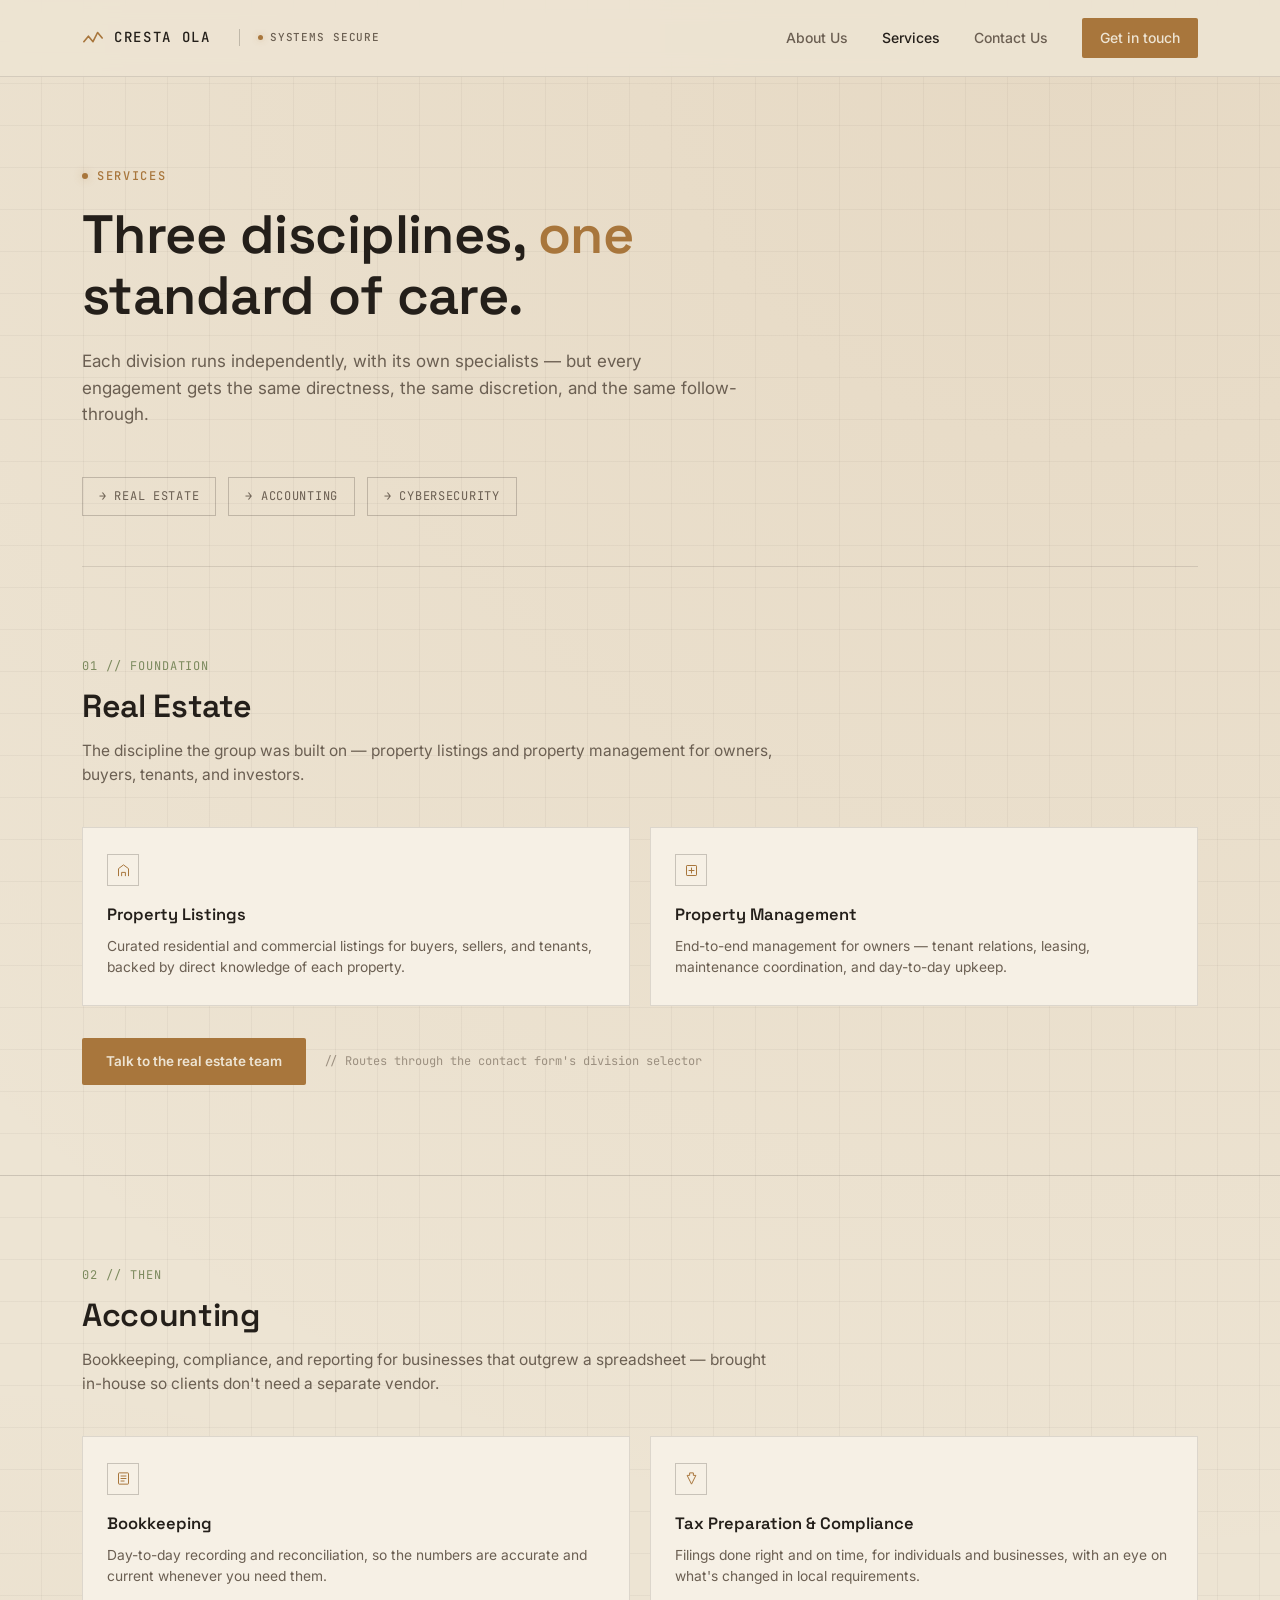
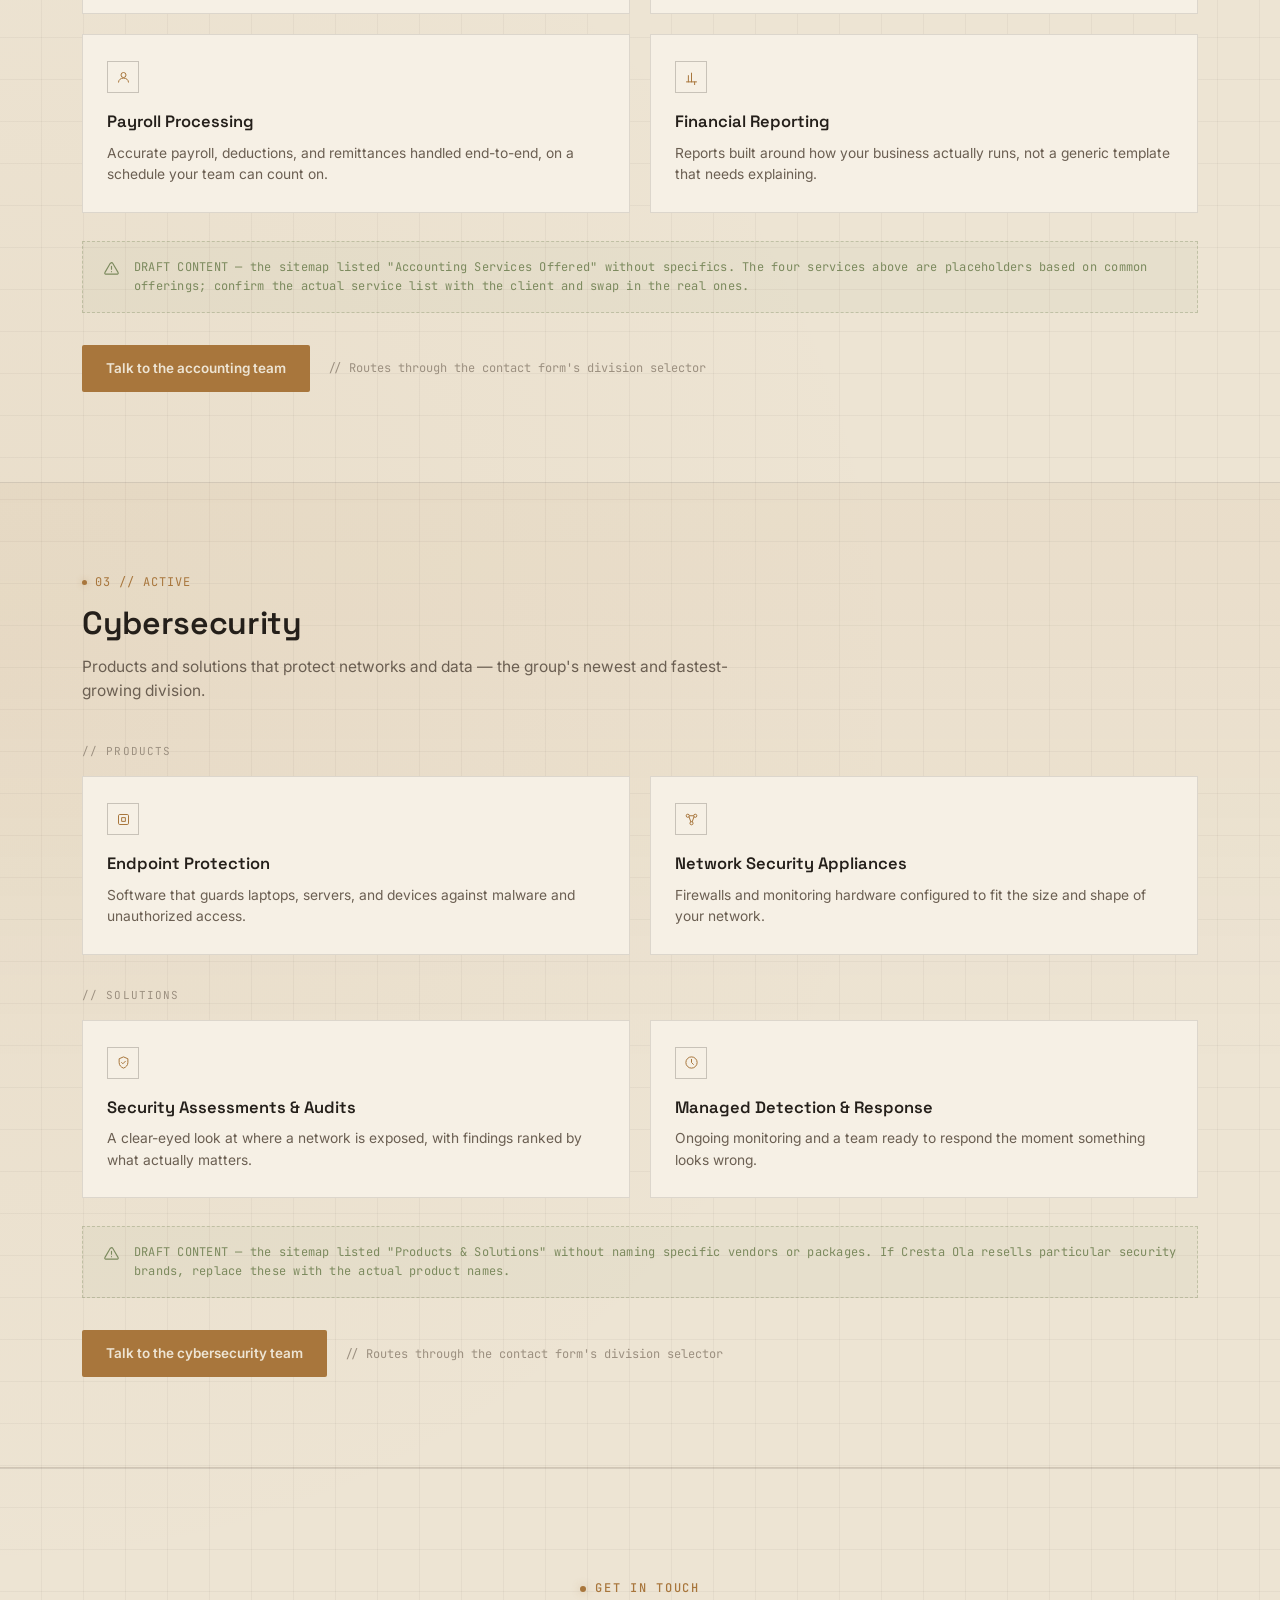
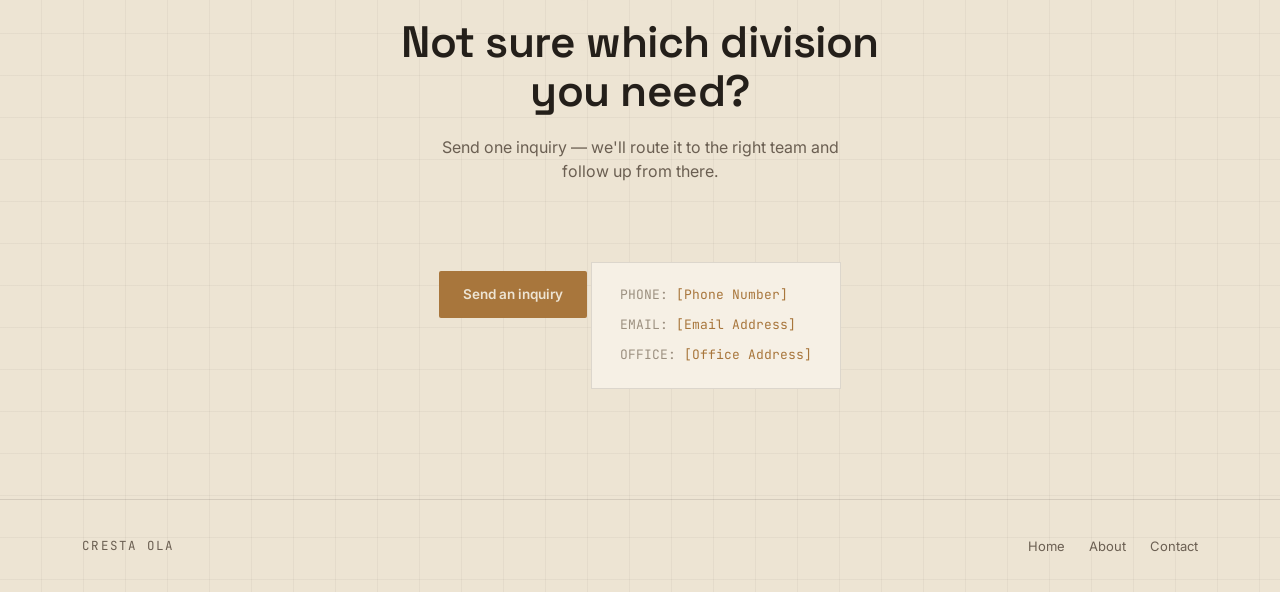
<file: cresta-ola-services.html>
<!DOCTYPE html>
<html lang="en">
<head>
<meta charset="UTF-8">
<meta name="viewport" content="width=device-width, initial-scale=1.0">
<title>Cresta Ola — Services</title>
<link rel="preconnect" href="https://fonts.googleapis.com">
<link rel="preconnect" href="https://fonts.gstatic.com" crossorigin>
<link href="https://fonts.googleapis.com/css2?family=JetBrains+Mono:wght@400;500;600&family=Inter:wght@400;500;600;700&family=Space+Grotesk:wght@400;500;600;700&display=swap" rel="stylesheet">
<style>
  :root{
    --bg:#EDE4D3;
    --panel:#F6F0E5;
    --panel-2:#E9DFCB;
    --cyan:#A8763C;
    --cyan-dim:rgba(168,118,60,0.14);
    --cyan-glow:rgba(168,118,60,0.35);
    --amber:#7C8A5E;
    --amber-glow:rgba(124,138,94,0.35);
    --text:#241F1A;
    --text-dim:#6B5F52;
    --text-faint:#9C9080;
    --line:rgba(36,31,26,0.12);
    --line-strong:rgba(36,31,26,0.22);
  }

  *{box-sizing:border-box;margin:0;padding:0;}
  html{scroll-behavior:smooth;}

  body{
    font-family:'Inter',sans-serif;
    background:var(--bg);
    color:var(--text);
    line-height:1.55;
    -webkit-font-smoothing:antialiased;
    background-image:
      radial-gradient(circle at 85% 0%, rgba(168,118,60,0.10), transparent 40%),
      radial-gradient(circle at 0% 60%, rgba(168,118,60,0.06), transparent 35%),
      linear-gradient(rgba(36,31,26,0.045) 1px, transparent 1px),
      linear-gradient(90deg, rgba(36,31,26,0.045) 1px, transparent 1px);
    background-size:auto, auto, 42px 42px, 42px 42px;
    background-position:0 0, 0 0, -1px -1px, -1px -1px;
  }

  a{color:inherit;text-decoration:none;}
  .wrap{max-width:1180px;margin:0 auto;padding:0 32px;}

  .eyebrow{
    font-family:'JetBrains Mono',monospace;font-size:12px;letter-spacing:0.14em;
    text-transform:uppercase;font-weight:500;color:var(--cyan);
    display:flex;align-items:center;gap:9px;
  }
  .eyebrow .dot{width:6px;height:6px;border-radius:50%;background:var(--cyan);box-shadow:0 0 8px var(--cyan-glow);animation:pulse 2s ease-in-out infinite;flex-shrink:0;}
  @keyframes pulse{0%,100%{opacity:1;}50%{opacity:0.35;}}

  h1,h2,h3{font-family:'Space Grotesk',sans-serif;font-weight:600;line-height:1.12;letter-spacing:-0.01em;}
  .accent{color:var(--cyan);}

  .hud{position:relative;}
  .hud::before,.hud::after,.hud .c1,.hud .c2{content:'';position:absolute;width:14px;height:14px;border-color:var(--cyan);border-style:solid;opacity:0.55;}
  .hud::before{top:-1px;left:-1px;border-width:1.5px 0 0 1.5px;}
  .hud::after{bottom:-1px;right:-1px;border-width:0 1.5px 1.5px 0;}
  .hud .c1{top:-1px;right:-1px;border-width:1.5px 1.5px 0 0;}
  .hud .c2{bottom:-1px;left:-1px;border-width:0 0 1.5px 1.5px;}

  /* NAV */
  header{position:sticky;top:0;z-index:50;background:rgba(237,228,211,0.88);backdrop-filter:blur(10px);border-bottom:1px solid var(--line);}
  nav{display:flex;align-items:center;justify-content:space-between;padding:18px 32px;max-width:1180px;margin:0 auto;}
  .logo{display:flex;align-items:center;gap:10px;font-family:'JetBrains Mono',monospace;font-size:14px;letter-spacing:0.12em;text-transform:uppercase;font-weight:500;color:var(--text);}
  .logo svg{width:22px;height:22px;flex-shrink:0;}
  .status-chip{display:flex;align-items:center;gap:7px;font-family:'JetBrains Mono',monospace;font-size:11px;letter-spacing:0.08em;color:var(--text-dim);margin-left:18px;padding-left:18px;border-left:1px solid var(--line-strong);}
  .status-chip .dot{width:5px;height:5px;border-radius:50%;background:var(--cyan);box-shadow:0 0 6px var(--cyan-glow);animation:pulse 2s ease-in-out infinite;}
  .nav-links{display:flex;gap:34px;align-items:center;}
  .nav-links a{color:var(--text-dim);font-size:14px;font-weight:500;transition:color .2s ease;}
  .nav-links a:hover{color:var(--text);}
  .nav-links a.current{color:var(--text);}
  .nav-cta{background:var(--cyan);color:var(--bg)!important;padding:9px 18px;border-radius:2px;font-size:13px;font-weight:600;transition:box-shadow .2s ease;}
  .nav-cta:hover{box-shadow:0 0 18px var(--cyan-glow);}
  .menu-toggle{display:none;background:none;border:none;color:var(--text);font-size:22px;cursor:pointer;}

  /* PAGE HERO */
  .page-hero{padding:90px 0 50px;}
  .page-hero h1{font-size:clamp(34px,5vw,54px);max-width:18ch;margin:20px 0 22px;}
  .page-hero p{font-size:17px;color:var(--text-dim);max-width:60ch;}

  /* QUICK NAV */
  .quick-nav{display:flex;gap:12px;padding:0 0 50px;flex-wrap:wrap;border-bottom:1px solid var(--line);}
  .quick-nav a{
    font-family:'JetBrains Mono',monospace;font-size:12px;letter-spacing:0.06em;text-transform:uppercase;
    color:var(--text-dim);border:1px solid var(--line-strong);padding:9px 16px;transition:all .2s ease;
  }
  .quick-nav a:hover{color:var(--cyan);border-color:var(--cyan);}
  .quick-nav a.qn-current{color:var(--cyan);border-color:rgba(168,118,60,0.4);}

  /* SERVICE SECTIONS */
  .service-section{padding:90px 0;border-bottom:1px solid var(--line);}
  .service-section:last-of-type{border-bottom:none;}
  .service-section.current{background:linear-gradient(180deg, rgba(168,118,60,0.06), transparent 60%);}
  .service-head{margin-bottom:40px;max-width:70ch;}
  .service-head .tag{
    font-family:'JetBrains Mono',monospace;font-size:12px;color:var(--amber);letter-spacing:0.08em;
    margin-bottom:14px;display:flex;align-items:center;gap:8px;text-transform:uppercase;
  }
  .service-section.current .service-head .tag{color:var(--cyan);}
  .service-head .tag .live-dot{width:5px;height:5px;border-radius:50%;background:var(--cyan);box-shadow:0 0 6px var(--cyan-glow);animation:pulse 2s ease-in-out infinite;}
  .service-head h2{font-size:32px;}
  .service-head p{color:var(--text-dim);font-size:15.5px;margin-top:14px;}

  .subgroup-label{font-family:'JetBrains Mono',monospace;font-size:11px;color:var(--text-faint);letter-spacing:0.1em;text-transform:uppercase;margin:0 0 16px;}
  .subgroup-label:not(:first-of-type){margin-top:32px;}

  .sub-grid{display:grid;grid-template-columns:repeat(2,1fr);gap:20px;}
  .sub-card{background:var(--panel);border:1px solid var(--line);padding:26px 24px;transition:border-color .2s ease;}
  .sub-card:hover{border-color:var(--line-strong);}
  .sub-card .node{width:32px;height:32px;border:1px solid var(--line-strong);display:flex;align-items:center;justify-content:center;margin-bottom:16px;}
  .sub-card .node svg{width:15px;height:15px;color:var(--cyan);}
  .sub-card h4{font-size:16.5px;font-weight:600;margin-bottom:8px;font-family:'Space Grotesk',sans-serif;}
  .sub-card p{font-size:13.8px;color:var(--text-dim);}

  .notice{
    display:flex;align-items:flex-start;gap:14px;
    background:rgba(124,138,94,0.06);border:1px dashed rgba(124,138,94,0.35);
    padding:16px 20px;margin-top:28px;
  }
  .notice svg{width:17px;height:17px;color:var(--amber);flex-shrink:0;margin-top:2px;}
  .notice p{font-family:'JetBrains Mono',monospace;font-size:12px;color:var(--amber);letter-spacing:0.02em;line-height:1.6;}

  .quote-cta{margin-top:32px;display:flex;align-items:center;gap:18px;flex-wrap:wrap;}
  .btn-primary{background:var(--cyan);color:var(--bg);padding:13px 24px;border-radius:2px;font-weight:600;font-size:13.5px;display:inline-block;transition:box-shadow .2s ease;font-family:'Inter',sans-serif;}
  .btn-primary:hover{box-shadow:0 0 22px var(--cyan-glow);}
  .quote-cta .qc-note{font-family:'JetBrains Mono',monospace;font-size:12px;color:var(--text-faint);}

  /* CTA band */
  .cta-band{padding:110px 0;text-align:center;border-top:1px solid var(--line);}
  .cta-band .eyebrow{justify-content:center;margin-bottom:20px;}
  .cta-band h2{font-size:clamp(30px,4.2vw,44px);max-width:18ch;margin:0 auto 18px;}
  .cta-band p{color:var(--text-dim);max-width:44ch;margin:0 auto 34px;font-size:16px;}
  .contact-strip{display:inline-flex;flex-direction:column;gap:10px;margin-top:44px;text-align:left;font-family:'JetBrains Mono',monospace;font-size:13px;color:var(--text-dim);background:var(--panel);border:1px solid var(--line);padding:22px 28px;}
  .contact-strip .k{color:var(--text-faint);}
  .contact-strip .v{color:var(--cyan);}

  /* FOOTER */
  footer{padding:36px 0;border-top:1px solid var(--line);}
  footer .wrap{display:flex;justify-content:space-between;align-items:center;flex-wrap:wrap;gap:16px;}
  .footer-logo{font-family:'JetBrains Mono',monospace;font-size:12.5px;letter-spacing:0.1em;text-transform:uppercase;color:var(--text-dim);}
  .footer-links{display:flex;gap:24px;font-size:13px;color:var(--text-dim);}
  .footer-links a:hover{color:var(--text);}

  @media (max-width: 860px){
    .nav-links{position:fixed;top:64px;left:0;right:0;background:var(--bg);flex-direction:column;padding:24px 32px;gap:22px;transform:translateY(-120%);transition:transform .25s ease;border-bottom:1px solid var(--line);}
    .nav-links.open{transform:translateY(0);}
    .menu-toggle{display:block;}
    .status-chip{display:none;}
    .sub-grid{grid-template-columns:1fr;}
  }
  @media (prefers-reduced-motion: reduce){
    .eyebrow .dot,.status-chip .dot,.service-head .live-dot{animation:none;}
  }
</style>
</head>
<body>

<header>
  <nav>
    <a href="index.html" class="logo">
      <svg viewBox="0 0 24 24" fill="none" xmlns="http://www.w3.org/2000/svg">
        <path d="M2 16L7 10L12 16L17 6L22 12" stroke="#A8763C" stroke-width="1.8" stroke-linecap="round" stroke-linejoin="round"/>
      </svg>
      Cresta Ola
      <span class="status-chip"><span class="dot"></span>SYSTEMS SECURE</span>
    </a>
    <div class="nav-links" id="navLinks">
      <a href="about.html">About Us</a>
      <a href="services.html" class="current">Services</a>
      <a href="contact.html">Contact Us</a>
      <a href="contact.html" class="nav-cta">Get in touch</a>
    </div>
    <button class="menu-toggle" id="menuToggle" aria-label="Toggle menu">&#9776;</button>
  </nav>
</header>

<section class="page-hero">
  <div class="wrap">
    <div class="eyebrow"><span class="dot"></span>Services</div>
    <h1>Three disciplines, <span class="accent">one</span> standard of care.</h1>
    <p>Each division runs independently, with its own specialists — but every engagement gets the same directness, the same discretion, and the same follow-through.</p>
  </div>
</section>

<div class="wrap">
  <div class="quick-nav">
    <a href="#real-estate">→ Real Estate</a>
    <a href="#accounting">→ Accounting</a>
    <a href="#cybersecurity">→ Cybersecurity</a>
  </div>
</div>

<section class="service-section" id="real-estate">
  <div class="wrap">
    <div class="service-head">
      <div class="tag">01 // Foundation</div>
      <h2>Real Estate</h2>
      <p>The discipline the group was built on — property listings and property management for owners, buyers, tenants, and investors.</p>
    </div>

    <div class="sub-grid">
      <div class="sub-card">
        <div class="node"><svg viewBox="0 0 24 24" fill="none"><path d="M4 21V9l8-6 8 6v12" stroke="currentColor" stroke-width="1.6" stroke-linejoin="round"/><path d="M9 21v-6h6v6" stroke="currentColor" stroke-width="1.6"/></svg></div>
        <h4>Property Listings</h4>
        <p>Curated residential and commercial listings for buyers, sellers, and tenants, backed by direct knowledge of each property.</p>
      </div>
      <div class="sub-card">
        <div class="node"><svg viewBox="0 0 24 24" fill="none"><rect x="4" y="4" width="16" height="16" rx="1" stroke="currentColor" stroke-width="1.6"/><path d="M8 12h8M12 8v8" stroke="currentColor" stroke-width="1.6" stroke-linecap="round"/></svg></div>
        <h4>Property Management</h4>
        <p>End-to-end management for owners — tenant relations, leasing, maintenance coordination, and day-to-day upkeep.</p>
      </div>
    </div>

    <div class="quote-cta">
      <a href="contact.html" class="btn-primary">Talk to the real estate team</a>
      <span class="qc-note">// Routes through the contact form's division selector</span>
    </div>
  </div>
</section>

<section class="service-section" id="accounting">
  <div class="wrap">
    <div class="service-head">
      <div class="tag">02 // Then</div>
      <h2>Accounting</h2>
      <p>Bookkeeping, compliance, and reporting for businesses that outgrew a spreadsheet — brought in-house so clients don't need a separate vendor.</p>
    </div>

    <div class="sub-grid">
      <div class="sub-card">
        <div class="node"><svg viewBox="0 0 24 24" fill="none"><rect x="4" y="3" width="16" height="18" rx="1" stroke="currentColor" stroke-width="1.6"/><path d="M8 8h8M8 12h8M8 16h5" stroke="currentColor" stroke-width="1.6" stroke-linecap="round"/></svg></div>
        <h4>Bookkeeping</h4>
        <p>Day-to-day recording and reconciliation, so the numbers are accurate and current whenever you need them.</p>
      </div>
      <div class="sub-card">
        <div class="node"><svg viewBox="0 0 24 24" fill="none"><path d="M9 3v4H5l7 14 7-14h-4V3H9z" stroke="currentColor" stroke-width="1.6" stroke-linejoin="round"/></svg></div>
        <h4>Tax Preparation &amp; Compliance</h4>
        <p>Filings done right and on time, for individuals and businesses, with an eye on what's changed in local requirements.</p>
      </div>
      <div class="sub-card">
        <div class="node"><svg viewBox="0 0 24 24" fill="none"><circle cx="12" cy="8" r="4" stroke="currentColor" stroke-width="1.6"/><path d="M4 20c0-4.4 3.6-7 8-7s8 2.6 8 7" stroke="currentColor" stroke-width="1.6"/></svg></div>
        <h4>Payroll Processing</h4>
        <p>Accurate payroll, deductions, and remittances handled end-to-end, on a schedule your team can count on.</p>
      </div>
      <div class="sub-card">
        <div class="node"><svg viewBox="0 0 24 24" fill="none"><path d="M4 19h16M7 19V9M12 19V5M17 19v7" stroke="currentColor" stroke-width="1.6" stroke-linecap="round"/></svg></div>
        <h4>Financial Reporting</h4>
        <p>Reports built around how your business actually runs, not a generic template that needs explaining.</p>
      </div>
    </div>

    <div class="notice">
      <svg viewBox="0 0 24 24" fill="none"><path d="M12 9v4M12 16.5h.01M10.3 4.5L2.8 17.5A1.5 1.5 0 0 0 4.1 20h15.8a1.5 1.5 0 0 0 1.3-2.5L13.7 4.5a1.5 1.5 0 0 0-2.6 0z" stroke="currentColor" stroke-width="1.6" stroke-linecap="round" stroke-linejoin="round"/></svg>
      <p>DRAFT CONTENT — the sitemap listed "Accounting Services Offered" without specifics. The four services above are placeholders based on common offerings; confirm the actual service list with the client and swap in the real ones.</p>
    </div>

    <div class="quote-cta">
      <a href="contact.html" class="btn-primary">Talk to the accounting team</a>
      <span class="qc-note">// Routes through the contact form's division selector</span>
    </div>
  </div>
</section>

<section class="service-section current" id="cybersecurity">
  <div class="wrap">
    <div class="service-head">
      <div class="tag"><span class="live-dot"></span>03 // Active</div>
      <h2>Cybersecurity</h2>
      <p>Products and solutions that protect networks and data — the group's newest and fastest-growing division.</p>
    </div>

    <div class="subgroup-label">// Products</div>
    <div class="sub-grid">
      <div class="sub-card">
        <div class="node"><svg viewBox="0 0 24 24" fill="none"><rect x="4" y="4" width="16" height="16" rx="2" stroke="currentColor" stroke-width="1.6"/><path d="M9 9h6v6H9z" stroke="currentColor" stroke-width="1.6"/></svg></div>
        <h4>Endpoint Protection</h4>
        <p>Software that guards laptops, servers, and devices against malware and unauthorized access.</p>
      </div>
      <div class="sub-card">
        <div class="node"><svg viewBox="0 0 24 24" fill="none"><circle cx="6" cy="6" r="2.5" stroke="currentColor" stroke-width="1.6"/><circle cx="18" cy="6" r="2.5" stroke="currentColor" stroke-width="1.6"/><circle cx="12" cy="18" r="2.5" stroke="currentColor" stroke-width="1.6"/><path d="M8 7.5L11 16M16 7.5L13 16M8.5 6h7" stroke="currentColor" stroke-width="1.6"/></svg></div>
        <h4>Network Security Appliances</h4>
        <p>Firewalls and monitoring hardware configured to fit the size and shape of your network.</p>
      </div>
    </div>

    <div class="subgroup-label">// Solutions</div>
    <div class="sub-grid">
      <div class="sub-card">
        <div class="node"><svg viewBox="0 0 24 24" fill="none"><path d="M12 3l7 3v6c0 4.5-3 7.5-7 9-4-1.5-7-4.5-7-9V6l7-3z" stroke="currentColor" stroke-width="1.6" stroke-linejoin="round"/><path d="M9 12l2 2 4-4" stroke="currentColor" stroke-width="1.6" stroke-linecap="round" stroke-linejoin="round"/></svg></div>
        <h4>Security Assessments &amp; Audits</h4>
        <p>A clear-eyed look at where a network is exposed, with findings ranked by what actually matters.</p>
      </div>
      <div class="sub-card">
        <div class="node"><svg viewBox="0 0 24 24" fill="none"><circle cx="12" cy="12" r="9" stroke="currentColor" stroke-width="1.6"/><path d="M12 7v5l3 3" stroke="currentColor" stroke-width="1.6" stroke-linecap="round"/></svg></div>
        <h4>Managed Detection &amp; Response</h4>
        <p>Ongoing monitoring and a team ready to respond the moment something looks wrong.</p>
      </div>
    </div>

    <div class="notice">
      <svg viewBox="0 0 24 24" fill="none"><path d="M12 9v4M12 16.5h.01M10.3 4.5L2.8 17.5A1.5 1.5 0 0 0 4.1 20h15.8a1.5 1.5 0 0 0 1.3-2.5L13.7 4.5a1.5 1.5 0 0 0-2.6 0z" stroke="currentColor" stroke-width="1.6" stroke-linecap="round" stroke-linejoin="round"/></svg>
      <p>DRAFT CONTENT — the sitemap listed "Products &amp; Solutions" without naming specific vendors or packages. If Cresta Ola resells particular security brands, replace these with the actual product names.</p>
    </div>

    <div class="quote-cta">
      <a href="contact.html" class="btn-primary">Talk to the cybersecurity team</a>
      <span class="qc-note">// Routes through the contact form's division selector</span>
    </div>
  </div>
</section>

<section class="cta-band">
  <div class="wrap">
    <div class="eyebrow"><span class="dot"></span>Get in touch</div>
    <h2>Not sure which division you need?</h2>
    <p>Send one inquiry — we'll route it to the right team and follow up from there.</p>
    <a href="contact.html" class="btn-primary">Send an inquiry</a>
    <div class="contact-strip">
      <div><span class="k">PHONE:</span> <span class="v">[Phone Number]</span></div>
      <div><span class="k">EMAIL:</span> <span class="v">[Email Address]</span></div>
      <div><span class="k">OFFICE:</span> <span class="v">[Office Address]</span></div>
    </div>
  </div>
</section>

<footer>
  <div class="wrap">
    <div class="footer-logo">Cresta Ola</div>
    <div class="footer-links">
      <a href="index.html">Home</a>
      <a href="about.html">About</a>
      <a href="contact.html">Contact</a>
    </div>
  </div>
</footer>

<script>
  const toggle = document.getElementById('menuToggle');
  const links = document.getElementById('navLinks');
  toggle.addEventListener('click', () => links.classList.toggle('open'));
</script>

</body>
</html>
</file>
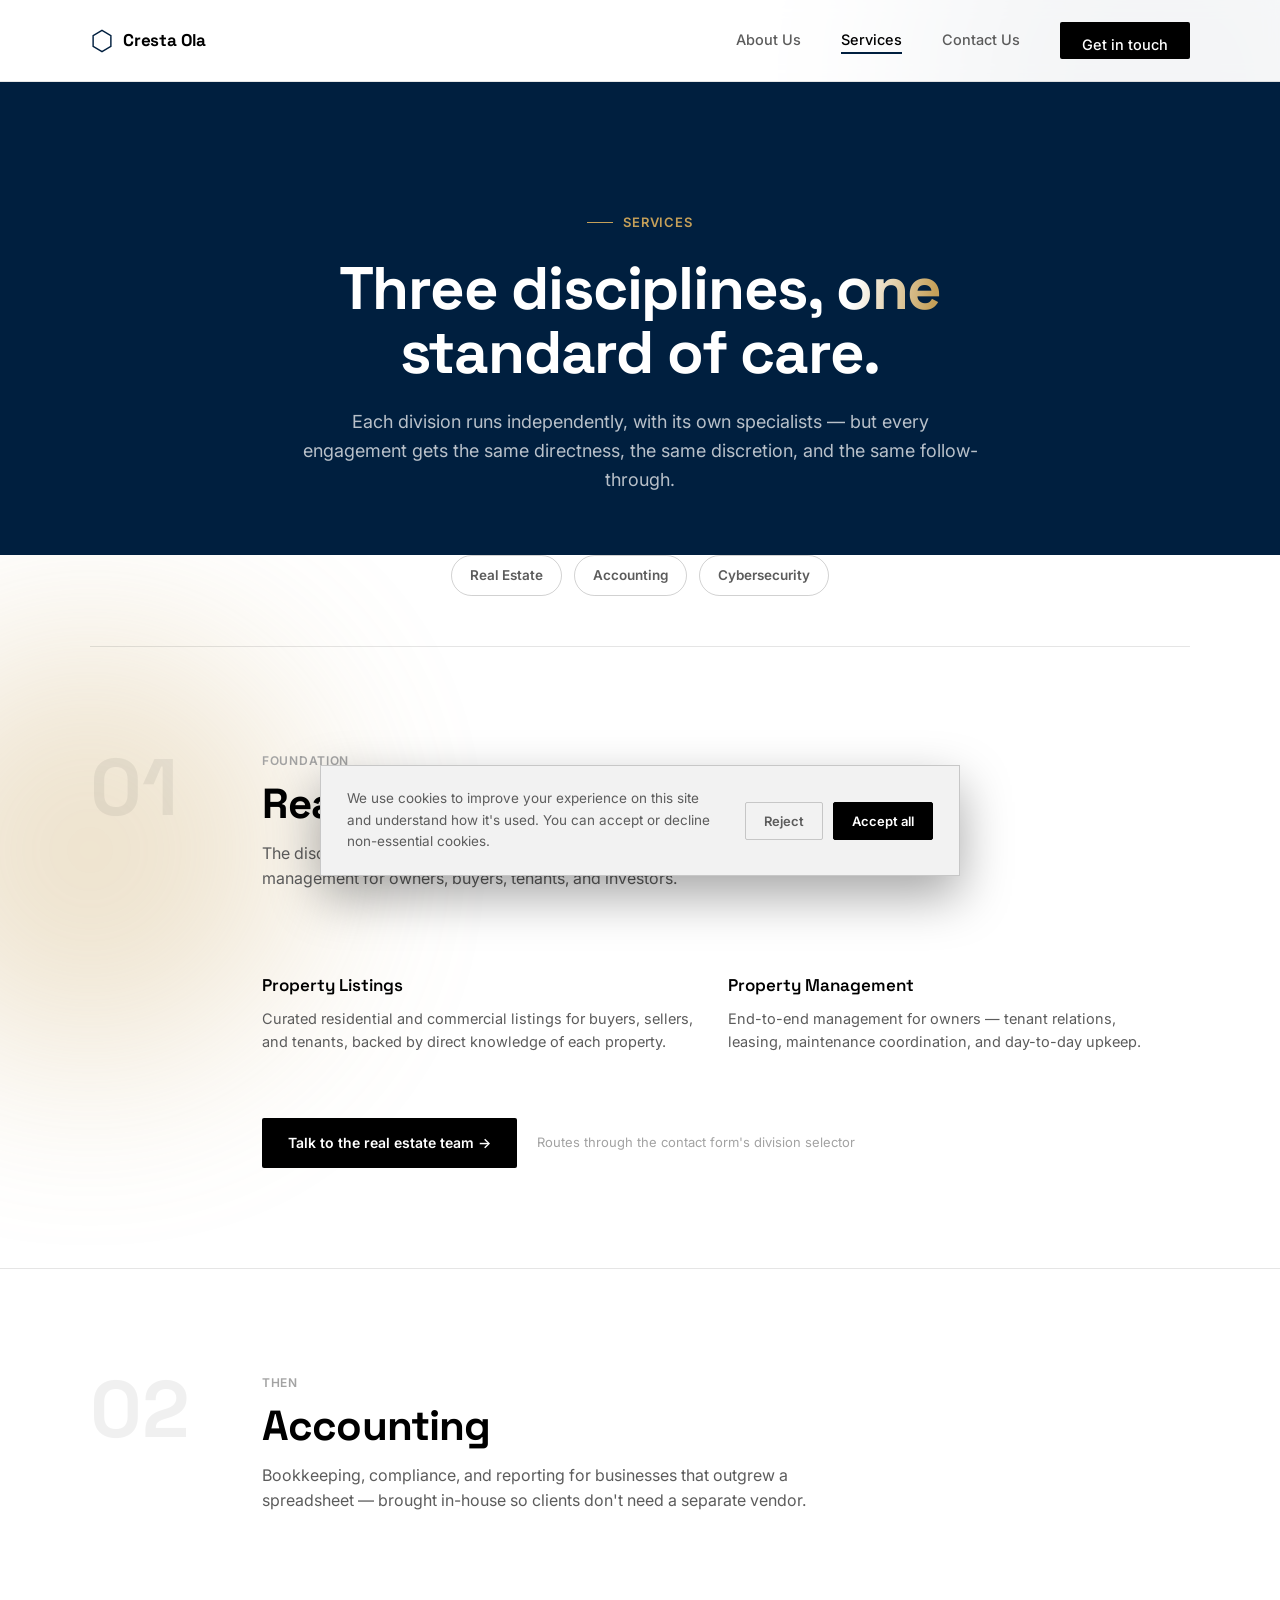
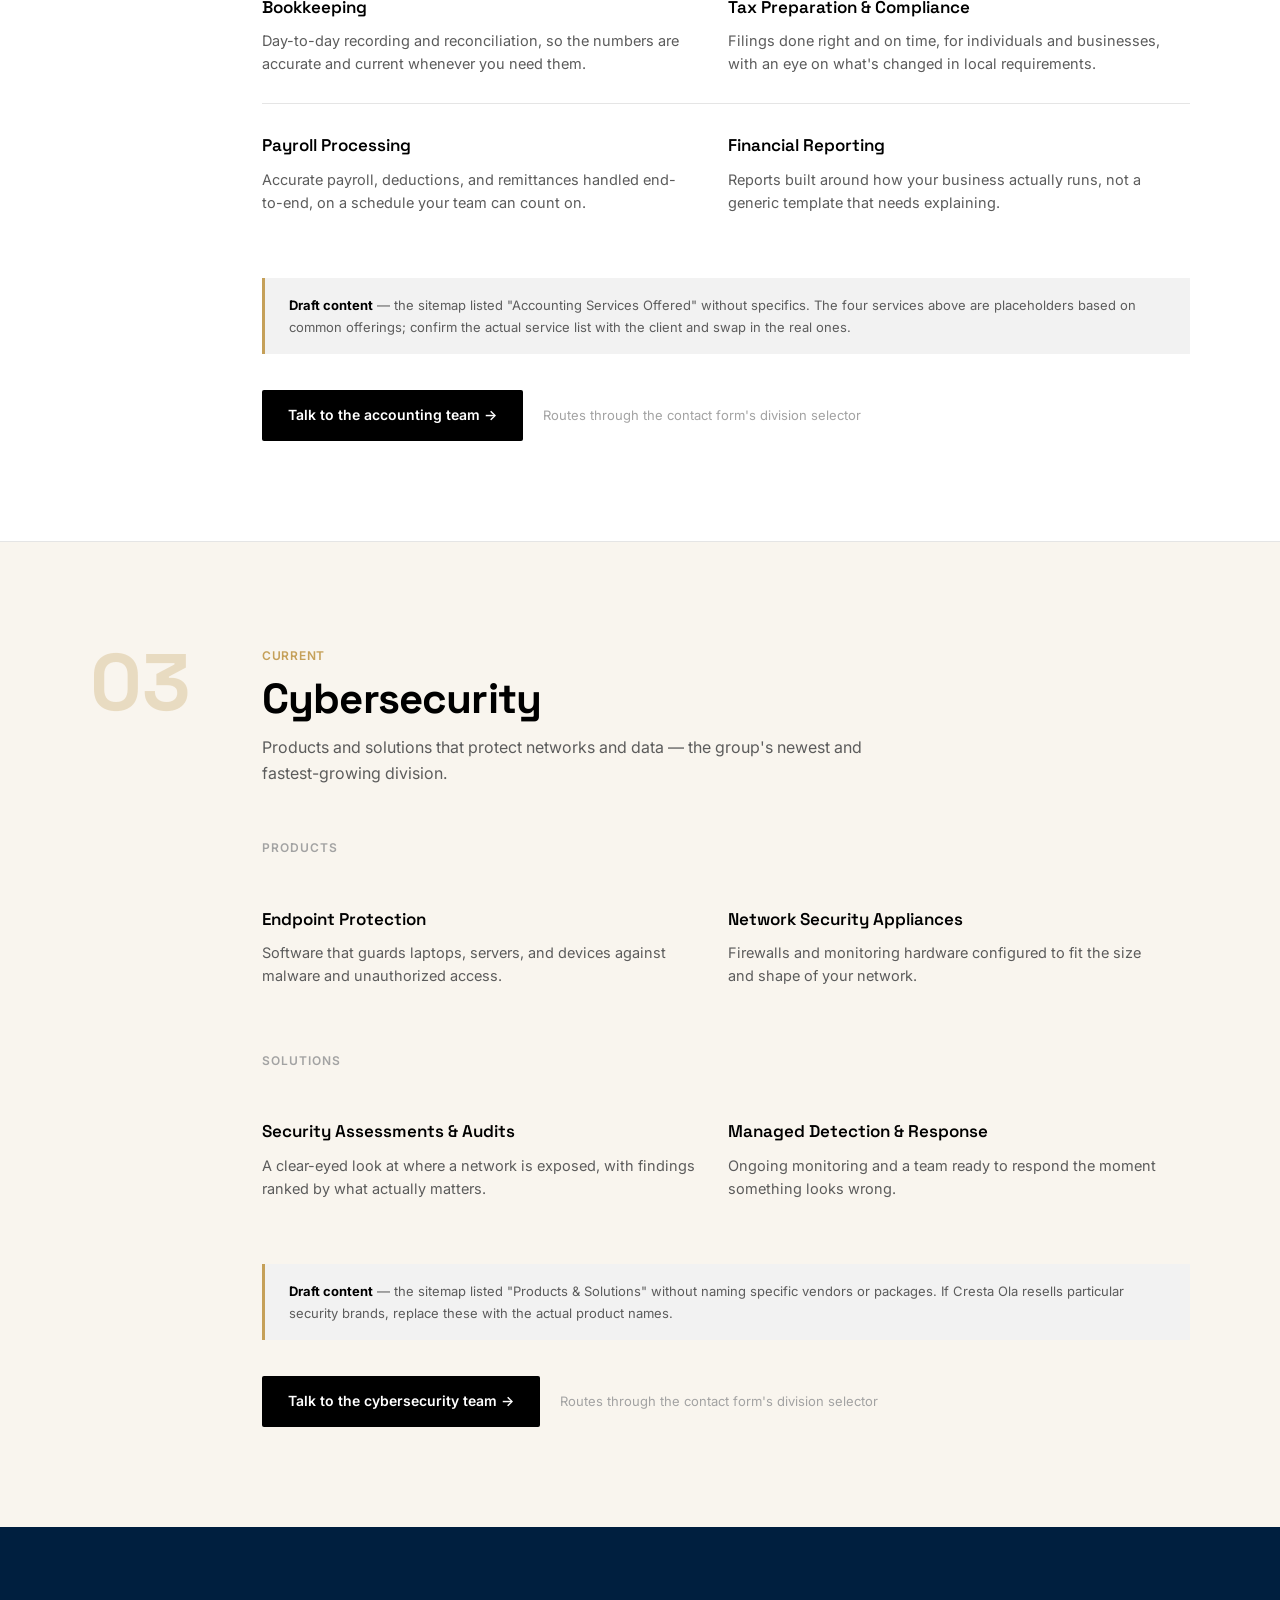
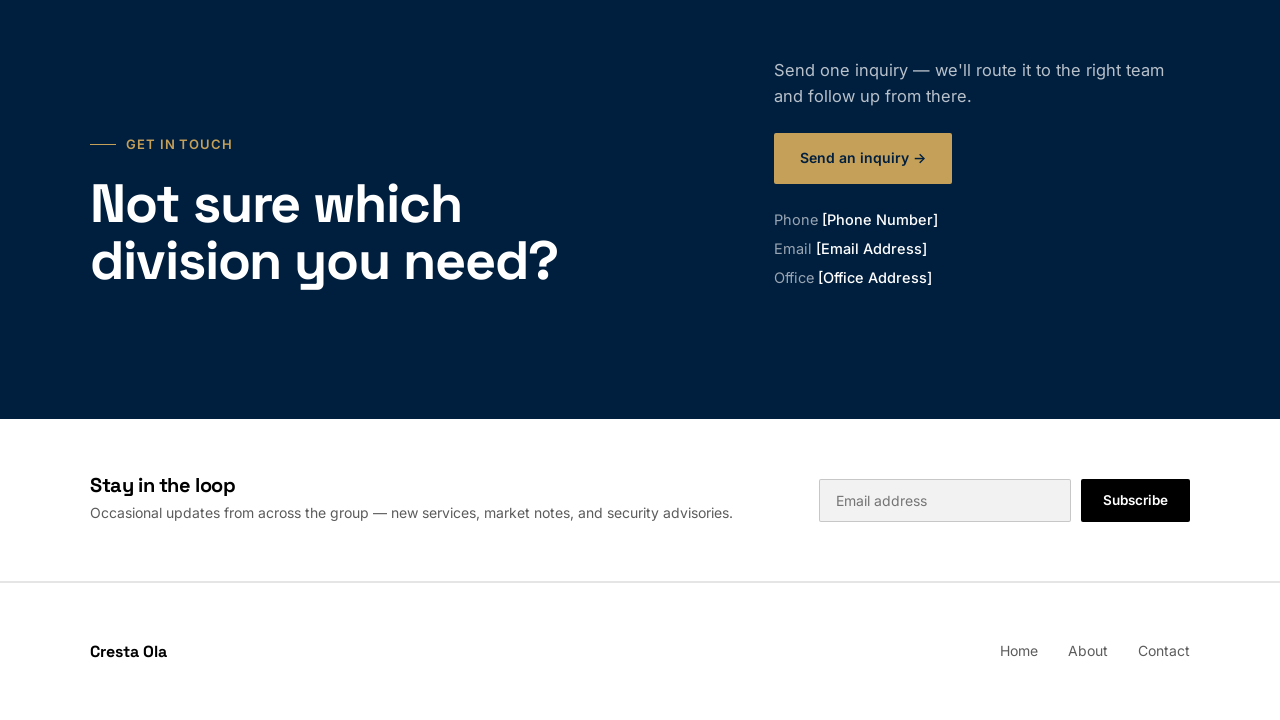
<file: services.html>
<!DOCTYPE html>
<html lang="en">
<head>
<meta charset="UTF-8">
<meta name="viewport" content="width=device-width, initial-scale=1.0">
<title>Cresta Ola — Services</title>
<link rel="preconnect" href="https://fonts.googleapis.com">
<link rel="preconnect" href="https://fonts.gstatic.com" crossorigin>
<link href="https://fonts.googleapis.com/css2?family=Inter:wght@400;500;600;700&family=Space+Grotesk:wght@500;600;700&display=swap" rel="stylesheet">
<style>
  :root{
    --white:#FFFFFF; --band:#F2F2F2; --ink:#000000; --ink-dim:#5C5C5C; --ink-faint:#A3A3A3;
    --blue:#001F3F; --gold:#C5A059; --line:rgba(0,0,0,0.10); --line-strong:rgba(0,0,0,0.18); --ghost:rgba(0,0,0,0.06);
  }
  *{box-sizing:border-box;margin:0;padding:0;}
  html{scroll-behavior:smooth;}
  body{font-family:'Inter',sans-serif;background:var(--white);color:var(--ink);line-height:1.6;-webkit-font-smoothing:antialiased;overflow-x:hidden;}
  a{color:inherit;text-decoration:none;}
  .wrap{max-width:1180px;margin:0 auto;padding:0 40px;}
  h1,h2,h3{font-family:'Space Grotesk',sans-serif;font-weight:700;line-height:1.06;letter-spacing:-0.02em;}

  .orb{position:fixed;border-radius:50%;filter:blur(100px);pointer-events:none;z-index:-1;opacity:0.30;}
  .orb-a{width:520px;height:520px;background:var(--blue);top:-180px;right:-140px;animation:drift1 24s ease-in-out infinite alternate;}
  .orb-b{width:420px;height:420px;background:var(--gold);bottom:-160px;left:-120px;animation:drift2 28s ease-in-out infinite alternate;}
  @keyframes drift1{0%{transform:translate(0,0) scale(1);}100%{transform:translate(-50px,70px) scale(1.12);}}
  @keyframes drift2{0%{transform:translate(0,0) scale(1);}100%{transform:translate(60px,-50px) scale(1.15);}}

  .reveal{opacity:0;transform:translateY(28px);transition:opacity .7s ease,transform .7s ease;}
  .reveal.in-view{opacity:1;transform:translateY(0);}

  .eyebrow{display:flex;align-items:center;gap:10px;font-size:13px;font-weight:600;letter-spacing:0.07em;text-transform:uppercase;color:var(--blue);}
  .eyebrow .rule{width:26px;height:1.5px;background:var(--blue);display:inline-block;flex-shrink:0;}

  header{position:sticky;top:0;z-index:50;background:rgba(255,255,255,0.85);backdrop-filter:blur(8px);border-bottom:1px solid var(--line);}
  nav{display:flex;align-items:center;justify-content:space-between;padding:22px 40px;max-width:1180px;margin:0 auto;}
  .logo{display:flex;align-items:center;gap:9px;font-family:'Space Grotesk',sans-serif;font-weight:700;font-size:17px;letter-spacing:-0.01em;color:var(--ink);}
  .logo svg{width:24px;height:24px;flex-shrink:0;}
  .nav-links{display:flex;gap:40px;align-items:center;}
  .nav-links a{position:relative;font-size:14.5px;font-weight:500;color:var(--ink-dim);transition:color .2s ease;padding-bottom:3px;}
  .nav-links a::after{content:'';position:absolute;left:0;right:100%;bottom:0;height:1.5px;background:var(--blue);transition:right .25s ease;}
  .nav-links a:hover,.nav-links a.current{color:var(--ink);}
  .nav-links a:hover::after,.nav-links a.current::after{right:0;}
  .nav-cta{background:var(--ink);color:var(--white)!important;padding:11px 22px;border-radius:2px;font-weight:600;font-size:13.5px;transition:background .2s ease,transform .2s ease,box-shadow .2s ease;}
  .nav-cta::after{display:none;}
  .nav-cta:hover{background:var(--blue);transform:translateY(-2px);box-shadow:0 8px 20px rgba(0,31,63,0.35);}
  .menu-toggle{display:none;background:none;border:none;font-size:22px;cursor:pointer;color:var(--ink);}

  .page-hero{padding:130px 0 60px;text-align:center;background:var(--blue);}
  .page-hero .eyebrow{justify-content:center;color:var(--gold);}
  .page-hero .eyebrow .rule{background:var(--gold);}
  .page-hero h1{font-size:clamp(36px,5.2vw,60px);max-width:20ch;margin:24px auto 24px;color:#FFFFFF;}
  .page-hero em{font-style:normal;background:linear-gradient(100deg,#FFFFFF 20%,var(--gold) 90%);-webkit-background-clip:text;background-clip:text;color:transparent;}
  .page-hero p{font-size:18px;color:rgba(255,255,255,0.72);max-width:62ch;margin:0 auto;}

  .quick-nav{display:flex;gap:12px;padding:0 0 50px;border-bottom:1px solid var(--line);flex-wrap:wrap;justify-content:center;}
  .quick-nav a{font-size:13.5px;font-weight:600;color:var(--ink-dim);transition:all .2s ease;display:inline-block;border:1px solid var(--line-strong);border-radius:999px;padding:9px 18px;}
  .quick-nav a:hover{color:var(--ink);border-color:var(--blue);transform:translateY(-2px);background:rgba(0,31,63,0.06);}

  .service-section{padding:100px 0;border-bottom:1px solid var(--line);}
  .service-section:last-of-type{border-bottom:none;}
  .service-section.current{background:rgba(197,160,89,0.10);border-bottom:none;}
  .service-head{display:grid;grid-template-columns:140px 1fr;gap:32px;margin-bottom:52px;}
  .service-head .index{font-family:'Space Grotesk',sans-serif;font-weight:700;font-size:80px;color:var(--ghost);line-height:1;}
  .service-head .status{display:inline-block;font-size:12px;font-weight:600;letter-spacing:0.06em;text-transform:uppercase;color:var(--ink-faint);margin-bottom:12px;}
  .service-section.current .status{color:var(--gold);}
  .service-section.current .service-head .index{color:rgba(197,160,89,0.3);}
  .service-head h2{font-size:clamp(28px,3.6vw,42px);}
  .service-head p{color:var(--ink-dim);font-size:16px;margin-top:14px;max-width:60ch;}

  .subgroup-label{font-size:12px;font-weight:600;letter-spacing:0.08em;text-transform:uppercase;color:var(--ink-faint);margin:0 0 20px;padding-left:172px;}
  .subgroup-label:not(:first-of-type){margin-top:36px;}

  .sub-grid{display:grid;grid-template-columns:172px 1fr 1fr;gap:0;}
  .sub-card{padding:28px 28px 28px 0;border-top:1px solid var(--line);grid-column:2 / 4;display:grid;grid-template-columns:1fr 1fr;gap:32px;transition:padding-left .3s ease;}
  .sub-card:hover{padding-left:10px;}
  .sub-card:first-of-type{border-top:none;}
  .sub-card h4{font-size:17px;font-weight:600;font-family:'Space Grotesk',sans-serif;margin-bottom:8px;}
  .sub-card p{font-size:14.5px;color:var(--ink-dim);}

  .notice{border-left:3px solid var(--gold);padding:16px 24px;margin:36px 0 0 172px;background:var(--band);}
  .notice p{font-size:13px;color:var(--ink-dim);line-height:1.7;}
  .notice strong{color:var(--ink);}

  .quote-cta{margin:36px 0 0 172px;display:flex;align-items:center;gap:20px;flex-wrap:wrap;}
  .btn-primary{background:var(--ink);color:var(--white);padding:14px 26px;font-weight:600;font-size:14px;border-radius:2px;transition:background .2s ease,transform .2s ease,box-shadow .2s ease;display:inline-flex;align-items:center;gap:8px;}
  .btn-primary:hover{background:var(--blue);transform:translateY(-2px);box-shadow:0 10px 26px rgba(0,31,63,0.4);}
  .quote-cta .qc-note{font-size:13px;color:var(--ink-faint);}

  .cta-band{padding:130px 0;border-top:none;text-align:left;background:var(--blue);}
  .cta-band .wrap{display:grid;grid-template-columns:1.2fr 0.8fr;gap:60px;align-items:end;}
  .cta-band h2{font-size:clamp(34px,5vw,54px);max-width:16ch;color:#FFFFFF;}
  .cta-band .eyebrow{color:var(--gold);}
  .cta-band .eyebrow .rule{background:var(--gold);}
  .cta-band-right{display:flex;flex-direction:column;gap:24px;align-items:flex-start;}
  .cta-band p{color:rgba(255,255,255,0.72);font-size:16.5px;max-width:40ch;}
  .cta-band .btn-primary{background:var(--gold);color:#001F3F;}
  .cta-band .btn-primary:hover{background:#FFFFFF;color:#001F3F;box-shadow:0 10px 26px rgba(0,0,0,0.25);}
  .cta-band .contact-lines{color:rgba(255,255,255,0.6);}
  .cta-band .contact-lines span{color:#FFFFFF;}
  .contact-lines{font-size:14.5px;color:var(--ink-dim);display:flex;flex-direction:column;gap:6px;}
  .contact-lines span{color:var(--ink);font-weight:500;}

  footer{padding:56px 0;border-top:1px solid var(--line);}
  footer .wrap{display:flex;justify-content:space-between;align-items:center;flex-wrap:wrap;gap:20px;}
  .footer-logo{font-family:'Space Grotesk',sans-serif;font-weight:700;font-size:16px;}
  .footer-links{display:flex;gap:30px;font-size:14px;color:var(--ink-dim);}
  .footer-links a:hover{color:var(--ink);}

  .footer-newsletter{border-bottom:1px solid var(--line);padding:56px 0;}
  .fn-row{display:flex;justify-content:space-between;align-items:center;gap:32px;flex-wrap:wrap;}
  .fn-copy h3{font-size:20px;margin-bottom:6px;}
  .fn-copy p{font-size:14px;color:var(--ink-dim);}
  .fn-form{display:flex;gap:10px;flex-wrap:wrap;}
  .fn-form input{background:var(--band);border:1px solid var(--line-strong);color:var(--ink);padding:12px 16px;font-family:'Inter',sans-serif;font-size:14px;border-radius:2px;outline:none;min-width:240px;transition:border-color .2s ease;}
  .fn-form input:focus{border-color:var(--blue);}
  .fn-form button{background:var(--ink);color:var(--white);border:none;padding:12px 22px;font-weight:600;font-size:13.5px;border-radius:2px;cursor:pointer;font-family:'Inter',sans-serif;transition:background .2s ease,transform .2s ease;}
  .fn-form button:hover{background:var(--blue);transform:translateY(-2px);}

  .cookie-banner{position:fixed;left:24px;right:24px;bottom:24px;max-width:640px;margin:0 auto;z-index:100;background:var(--band);border:1px solid var(--line-strong);padding:22px 26px;display:flex;align-items:center;gap:24px;flex-wrap:wrap;box-shadow:0 20px 50px rgba(0,0,0,0.35);transform:translateY(160%);transition:transform .5s ease .6s;}
  .cookie-banner.show{transform:translateY(0);}
  .cookie-banner p{font-size:13.5px;color:var(--ink-dim);flex:1;min-width:220px;}
  .cookie-banner .cb-actions{display:flex;gap:10px;}
  .cb-btn{padding:10px 18px;border-radius:2px;font-size:13px;font-weight:600;cursor:pointer;transition:all .2s ease;border:1px solid var(--line-strong);background:transparent;color:var(--ink-dim);font-family:'Inter',sans-serif;}
  .cb-btn.primary{background:var(--ink);color:var(--white);border-color:var(--ink);}
  .cb-btn.primary:hover{background:var(--blue);border-color:var(--blue);}
  .cb-btn:hover{color:var(--ink);border-color:var(--line-strong);}

  @media (max-width: 900px){
    .service-head{grid-template-columns:1fr;gap:12px;}
    .service-head .index{font-size:52px;}
    .subgroup-label,.notice,.quote-cta{margin-left:0;padding-left:0;}
    .sub-grid{grid-template-columns:1fr;}
    .sub-card{grid-column:1;grid-template-columns:1fr;padding-left:0;}
    .cta-band .wrap{grid-template-columns:1fr;gap:40px;}
  }
  @media (max-width: 860px){
    .nav-links{position:fixed;top:66px;left:0;right:0;background:var(--white);flex-direction:column;padding:26px 40px;gap:22px;transform:translateY(-120%);transition:transform .25s ease;border-bottom:1px solid var(--line);}
    .nav-links.open{transform:translateY(0);}
    .menu-toggle{display:block;}
  }
</style>
</head>
<body>

<div class="orb orb-a"></div>
<div class="orb orb-b"></div>

<header>
  <nav>
    <a href="index.html" class="logo">
      <svg viewBox="0 0 100 100" xmlns="http://www.w3.org/2000/svg"><polygon points="50,6 87,28 87,72 50,94 13,72 13,28" fill="none" stroke="#001F3F" stroke-width="6"/></svg>
      Cresta Ola
    </a>
    <div class="nav-links" id="navLinks">
      <a href="about.html">About Us</a>
      <a href="services.html" class="current">Services</a>
      <a href="contact.html">Contact Us</a>
      <a href="contact.html" class="nav-cta">Get in touch</a>
    </div>
    <button class="menu-toggle" id="menuToggle" aria-label="Toggle menu">&#9776;</button>
  </nav>
</header>

<section class="page-hero">
  <div class="wrap">
    <div class="eyebrow"><span class="rule"></span>Services</div>
    <h1>Three disciplines, <em>one</em> standard of care.</h1>
    <p>Each division runs independently, with its own specialists — but every engagement gets the same directness, the same discretion, and the same follow-through.</p>
  </div>
</section>

<div class="wrap">
  <div class="quick-nav">
    <a href="#real-estate">Real Estate</a>
    <a href="#accounting">Accounting</a>
    <a href="#cybersecurity">Cybersecurity</a>
  </div>
</div>

<section class="service-section" id="real-estate">
  <div class="wrap">
    <div class="service-head reveal">
      <div class="index">01</div>
      <div>
        <div class="status">Foundation</div>
        <h2>Real Estate</h2>
        <p>The discipline the group was built on — property listings and property management for owners, buyers, tenants, and investors.</p>
      </div>
    </div>

    <div class="sub-grid">
      <div class="sub-card">
        <div><h4>Property Listings</h4><p>Curated residential and commercial listings for buyers, sellers, and tenants, backed by direct knowledge of each property.</p></div>
        <div><h4>Property Management</h4><p>End-to-end management for owners — tenant relations, leasing, maintenance coordination, and day-to-day upkeep.</p></div>
      </div>
    </div>

    <div class="quote-cta">
      <a href="contact.html" class="btn-primary">Talk to the real estate team →</a>
      <span class="qc-note">Routes through the contact form's division selector</span>
    </div>
  </div>
</section>

<section class="service-section" id="accounting">
  <div class="wrap">
    <div class="service-head reveal">
      <div class="index">02</div>
      <div>
        <div class="status">Then</div>
        <h2>Accounting</h2>
        <p>Bookkeeping, compliance, and reporting for businesses that outgrew a spreadsheet — brought in-house so clients don't need a separate vendor.</p>
      </div>
    </div>

    <div class="sub-grid">
      <div class="sub-card">
        <div><h4>Bookkeeping</h4><p>Day-to-day recording and reconciliation, so the numbers are accurate and current whenever you need them.</p></div>
        <div><h4>Tax Preparation &amp; Compliance</h4><p>Filings done right and on time, for individuals and businesses, with an eye on what's changed in local requirements.</p></div>
      </div>
      <div class="sub-card">
        <div><h4>Payroll Processing</h4><p>Accurate payroll, deductions, and remittances handled end-to-end, on a schedule your team can count on.</p></div>
        <div><h4>Financial Reporting</h4><p>Reports built around how your business actually runs, not a generic template that needs explaining.</p></div>
      </div>
    </div>

    <div class="notice"><p><strong>Draft content</strong> — the sitemap listed "Accounting Services Offered" without specifics. The four services above are placeholders based on common offerings; confirm the actual service list with the client and swap in the real ones.</p></div>

    <div class="quote-cta">
      <a href="contact.html" class="btn-primary">Talk to the accounting team →</a>
      <span class="qc-note">Routes through the contact form's division selector</span>
    </div>
  </div>
</section>

<section class="service-section current" id="cybersecurity">
  <div class="wrap">
    <div class="service-head reveal">
      <div class="index">03</div>
      <div>
        <div class="status">Current</div>
        <h2>Cybersecurity</h2>
        <p>Products and solutions that protect networks and data — the group's newest and fastest-growing division.</p>
      </div>
    </div>

    <div class="subgroup-label">Products</div>
    <div class="sub-grid">
      <div class="sub-card">
        <div><h4>Endpoint Protection</h4><p>Software that guards laptops, servers, and devices against malware and unauthorized access.</p></div>
        <div><h4>Network Security Appliances</h4><p>Firewalls and monitoring hardware configured to fit the size and shape of your network.</p></div>
      </div>
    </div>

    <div class="subgroup-label">Solutions</div>
    <div class="sub-grid">
      <div class="sub-card">
        <div><h4>Security Assessments &amp; Audits</h4><p>A clear-eyed look at where a network is exposed, with findings ranked by what actually matters.</p></div>
        <div><h4>Managed Detection &amp; Response</h4><p>Ongoing monitoring and a team ready to respond the moment something looks wrong.</p></div>
      </div>
    </div>

    <div class="notice"><p><strong>Draft content</strong> — the sitemap listed "Products &amp; Solutions" without naming specific vendors or packages. If Cresta Ola resells particular security brands, replace these with the actual product names.</p></div>

    <div class="quote-cta">
      <a href="contact.html" class="btn-primary">Talk to the cybersecurity team →</a>
      <span class="qc-note">Routes through the contact form's division selector</span>
    </div>
  </div>
</section>

<section class="cta-band">
  <div class="wrap">
    <div class="reveal">
      <div class="eyebrow"><span class="rule"></span>Get in touch</div>
      <h2 style="margin-top:20px;">Not sure which division you need?</h2>
    </div>
    <div class="cta-band-right reveal">
      <p>Send one inquiry — we'll route it to the right team and follow up from there.</p>
      <a href="contact.html" class="btn-primary">Send an inquiry →</a>
      <div class="contact-lines">
        <div>Phone <span>[Phone Number]</span></div>
        <div>Email <span>[Email Address]</span></div>
        <div>Office <span>[Office Address]</span></div>
      </div>
    </div>
  </div>
</section>

<section class="footer-newsletter">
  <div class="wrap">
    <div class="fn-row reveal">
      <div class="fn-copy">
        <h3>Stay in the loop</h3>
        <p>Occasional updates from across the group — new services, market notes, and security advisories.</p>
      </div>
      <form class="fn-form" action="#" method="POST">
        <input type="email" placeholder="Email address" required>
        <button type="submit">Subscribe</button>
      </form>
    </div>
  </div>
</section>

<footer>
  <div class="wrap">
    <div class="footer-logo">Cresta Ola</div>
    <div class="footer-links">
      <a href="index.html">Home</a>
      <a href="about.html">About</a>
      <a href="contact.html">Contact</a>
    </div>
  </div>
</footer>

<div class="cookie-banner" id="cookieBanner">
  <p>We use cookies to improve your experience on this site and understand how it's used. You can accept or decline non-essential cookies.</p>
  <div class="cb-actions">
    <button class="cb-btn" id="cbReject">Reject</button>
    <button class="cb-btn primary" id="cbAccept">Accept all</button>
  </div>
</div>

<script>
  const toggle = document.getElementById('menuToggle');
  const links = document.getElementById('navLinks');
  toggle.addEventListener('click', () => links.classList.toggle('open'));

  const revealEls = document.querySelectorAll('.reveal');
  const io = new IntersectionObserver((entries) => {
    entries.forEach((entry, i) => {
      if (entry.isIntersecting) {
        setTimeout(() => entry.target.classList.add('in-view'), i % 4 * 60);
        io.unobserve(entry.target);
      }
    });
  }, { threshold: 0.12 });
  revealEls.forEach(el => io.observe(el));

  const cookieBanner = document.getElementById('cookieBanner');
  setTimeout(() => cookieBanner.classList.add('show'), 800);
  const dismissCookieBanner = () => cookieBanner.classList.remove('show');
  document.getElementById('cbAccept').addEventListener('click', dismissCookieBanner);
  document.getElementById('cbReject').addEventListener('click', dismissCookieBanner);
</script>

</body>
</html>
</file>
